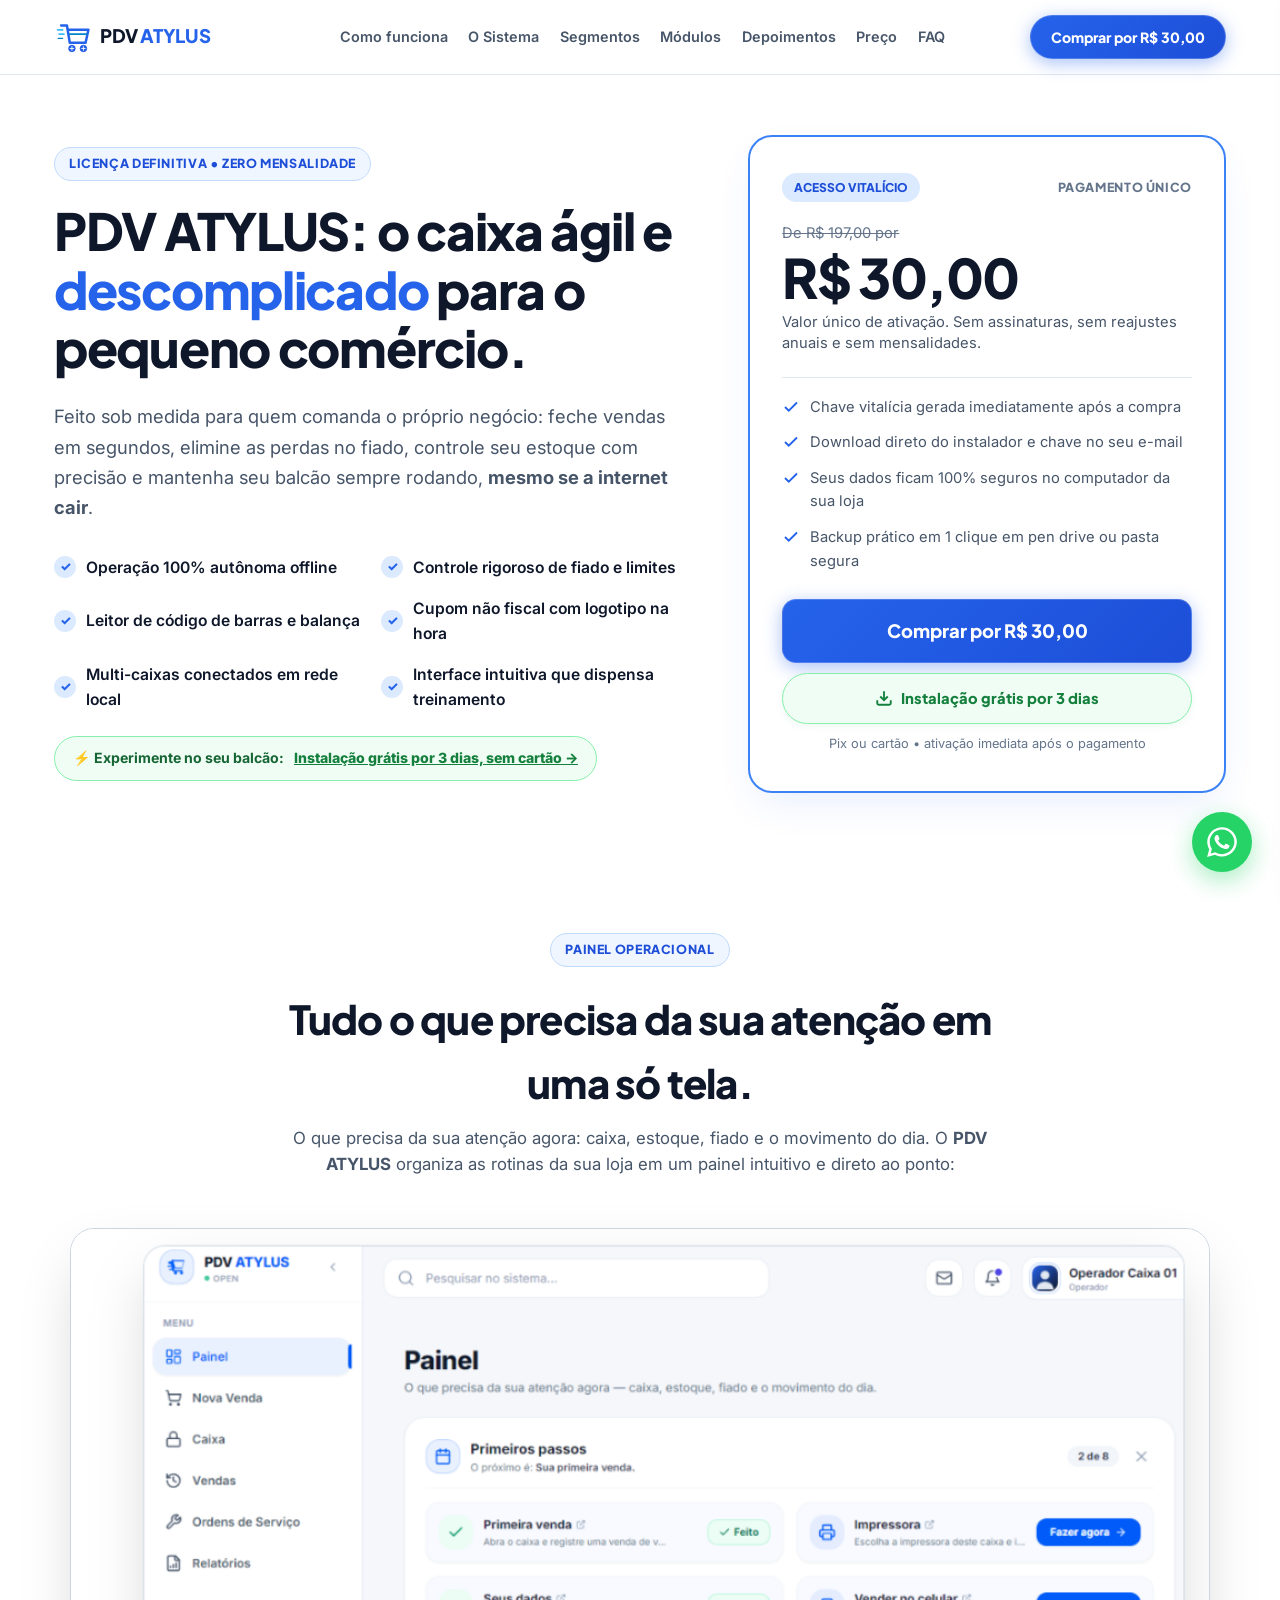
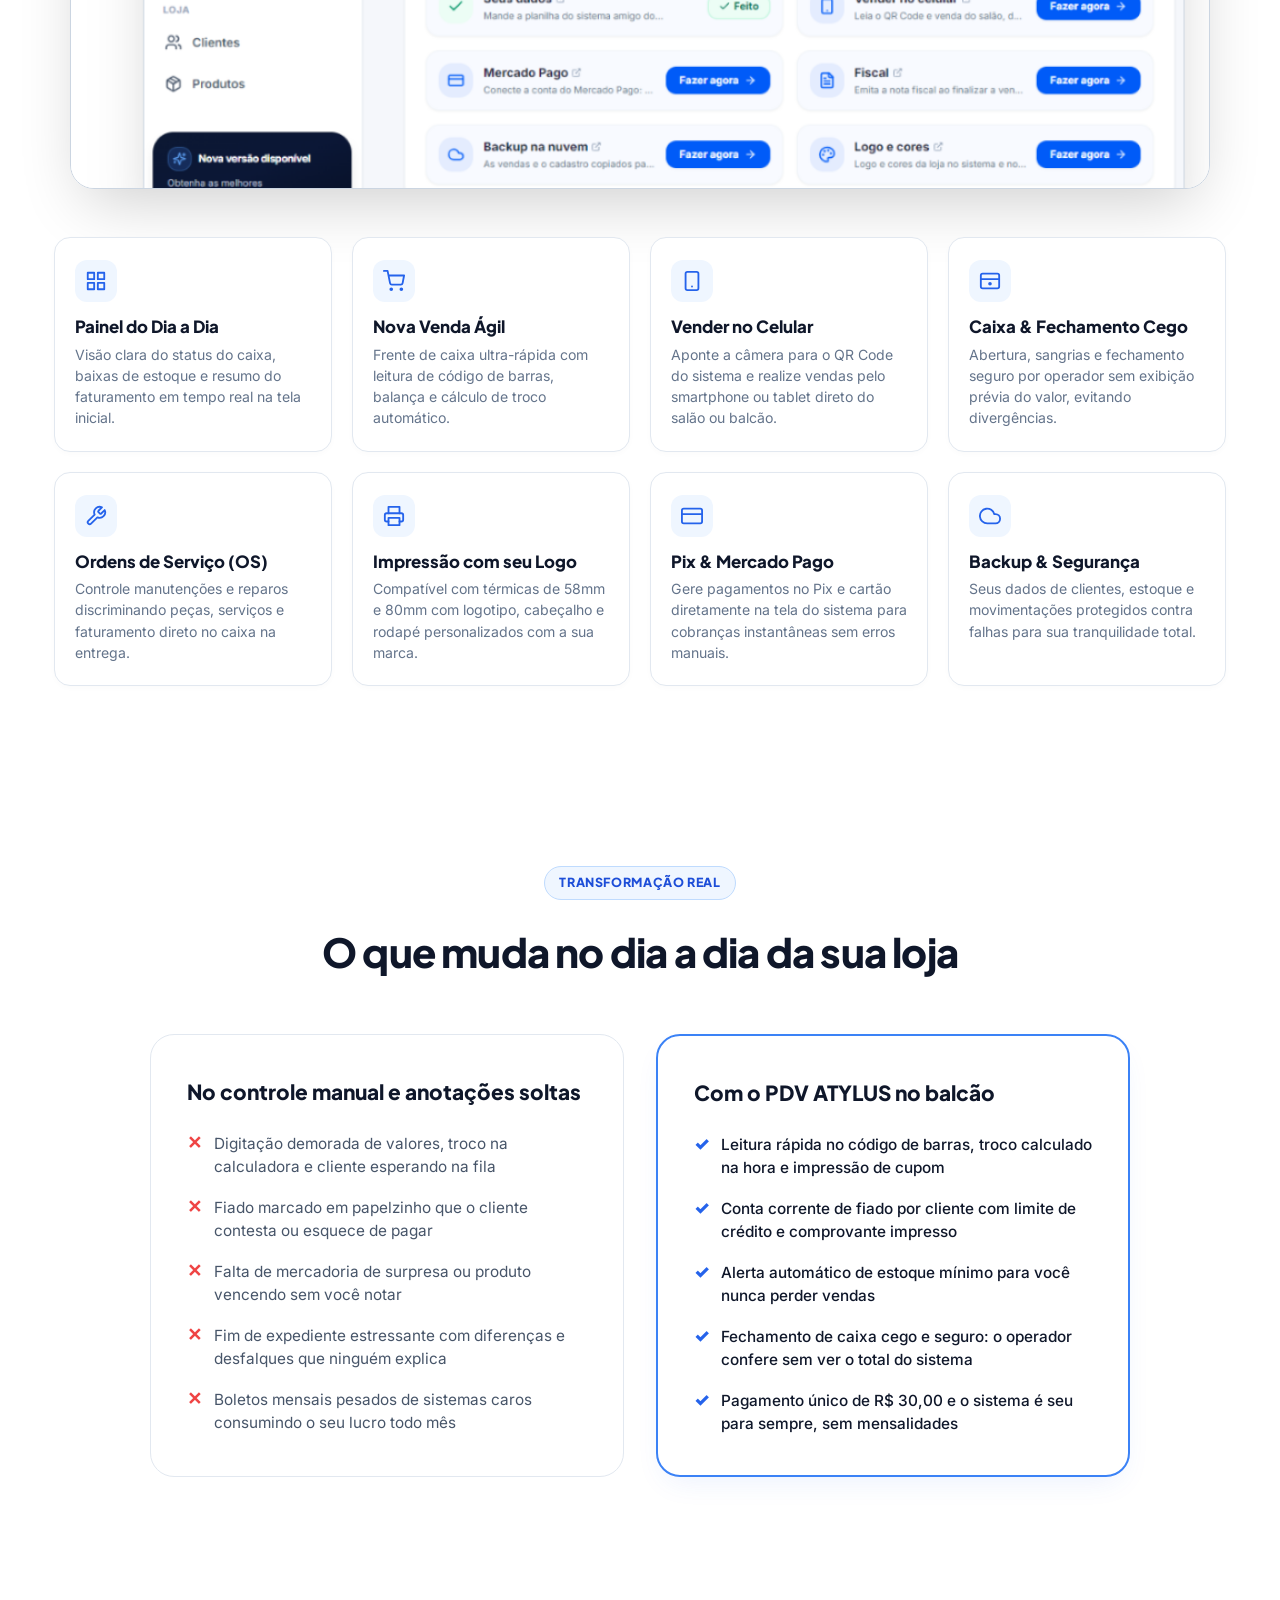
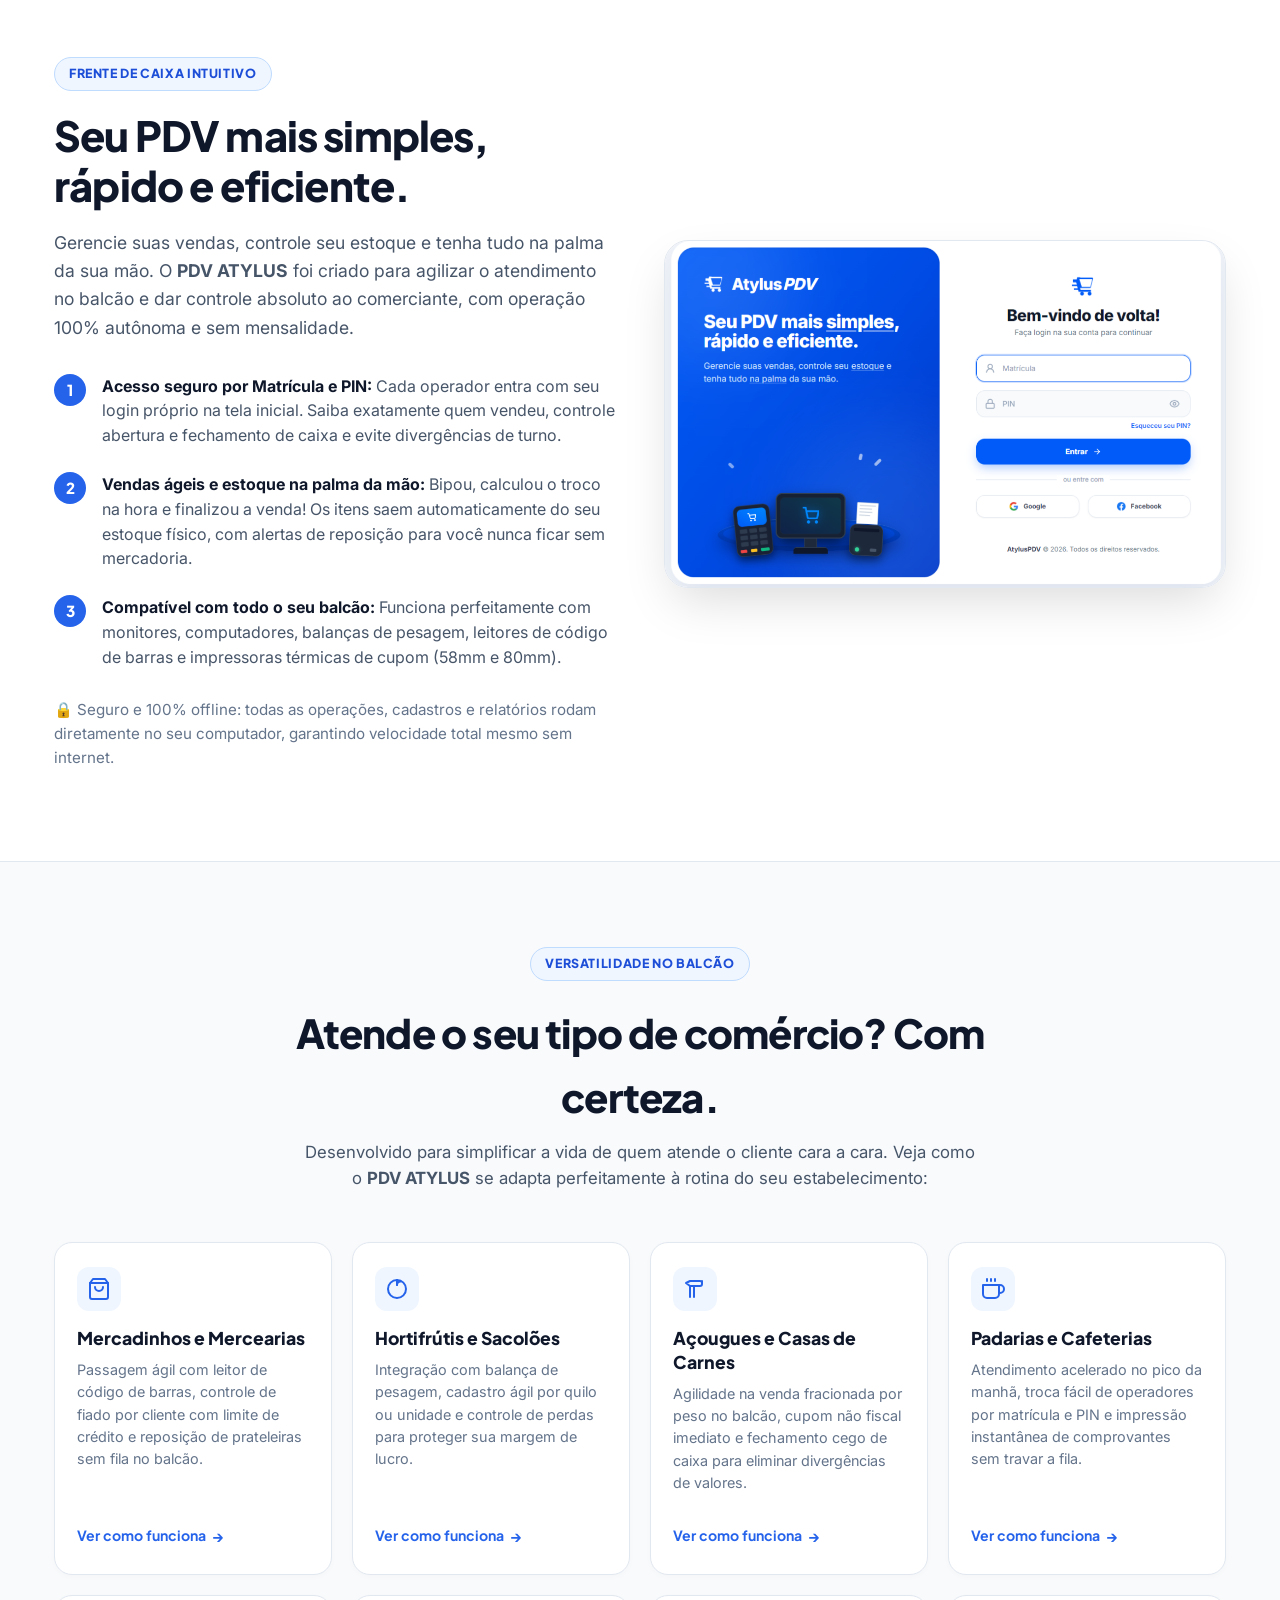
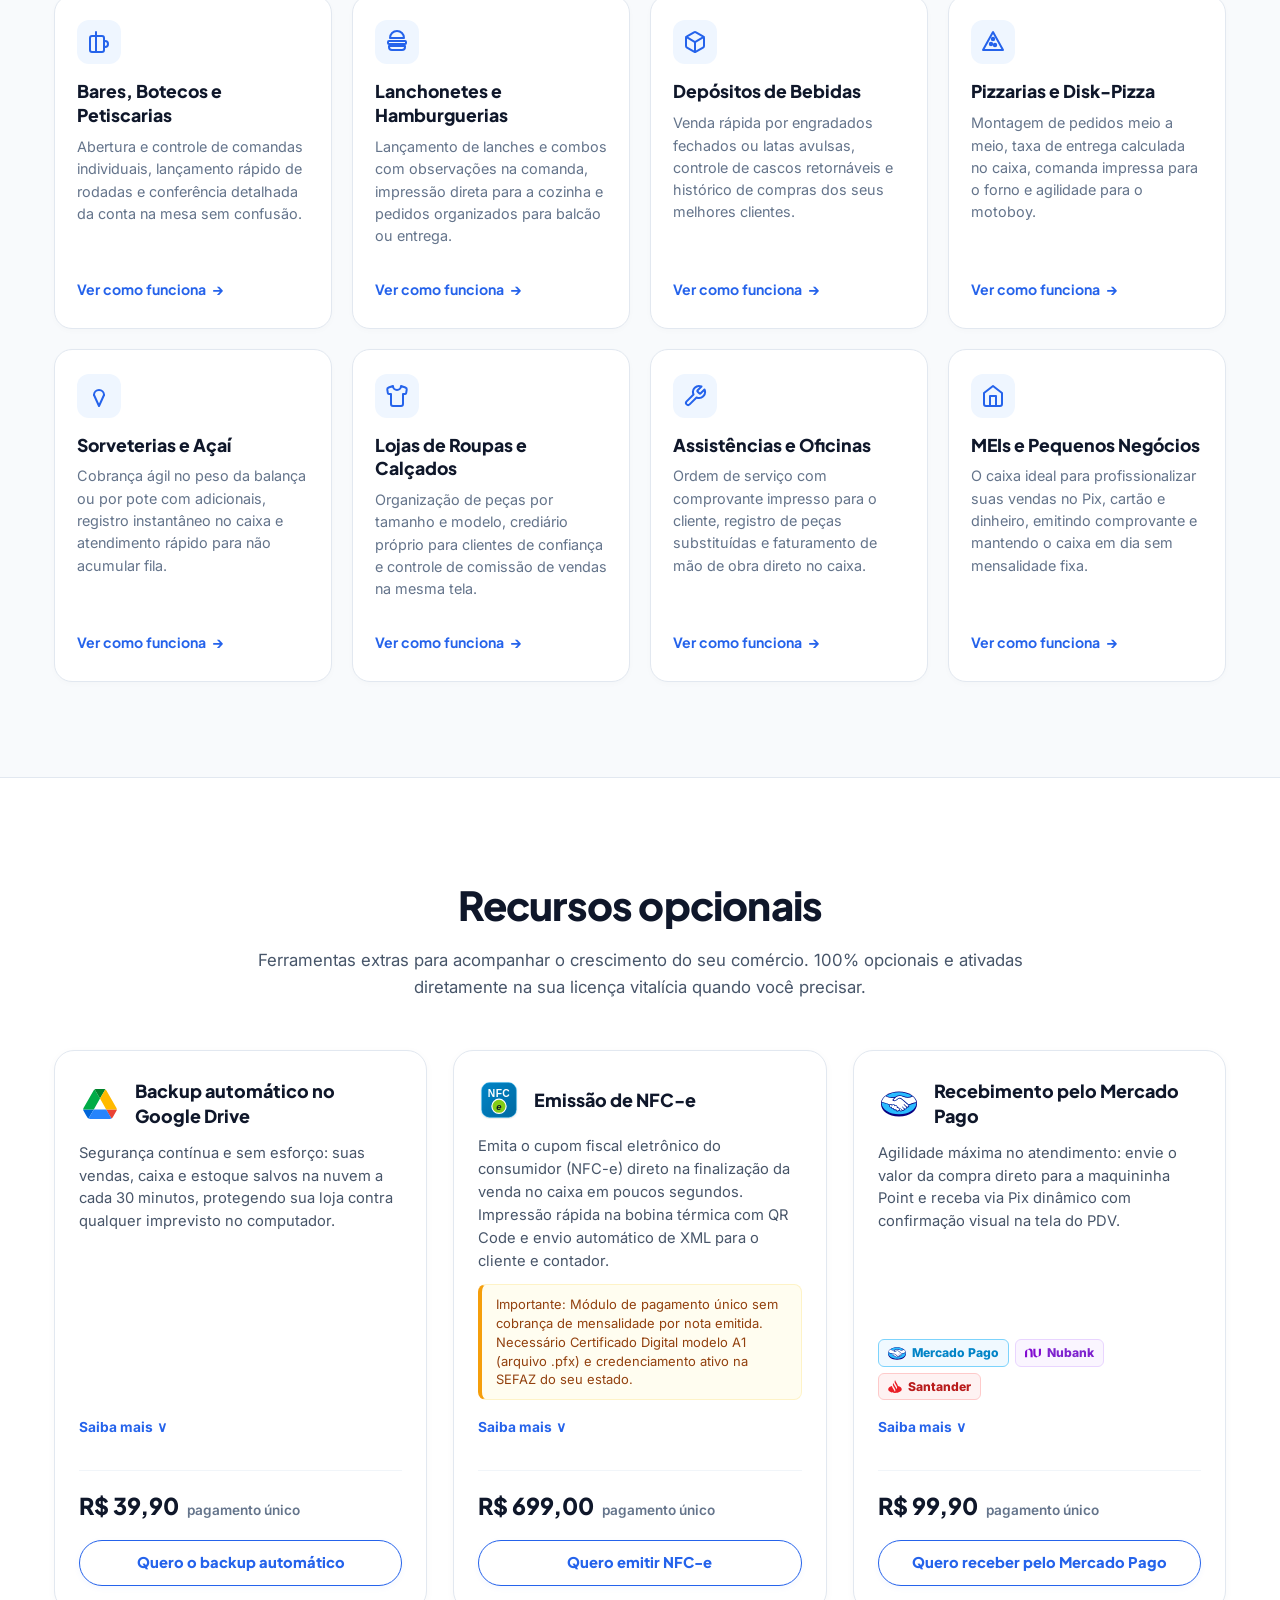
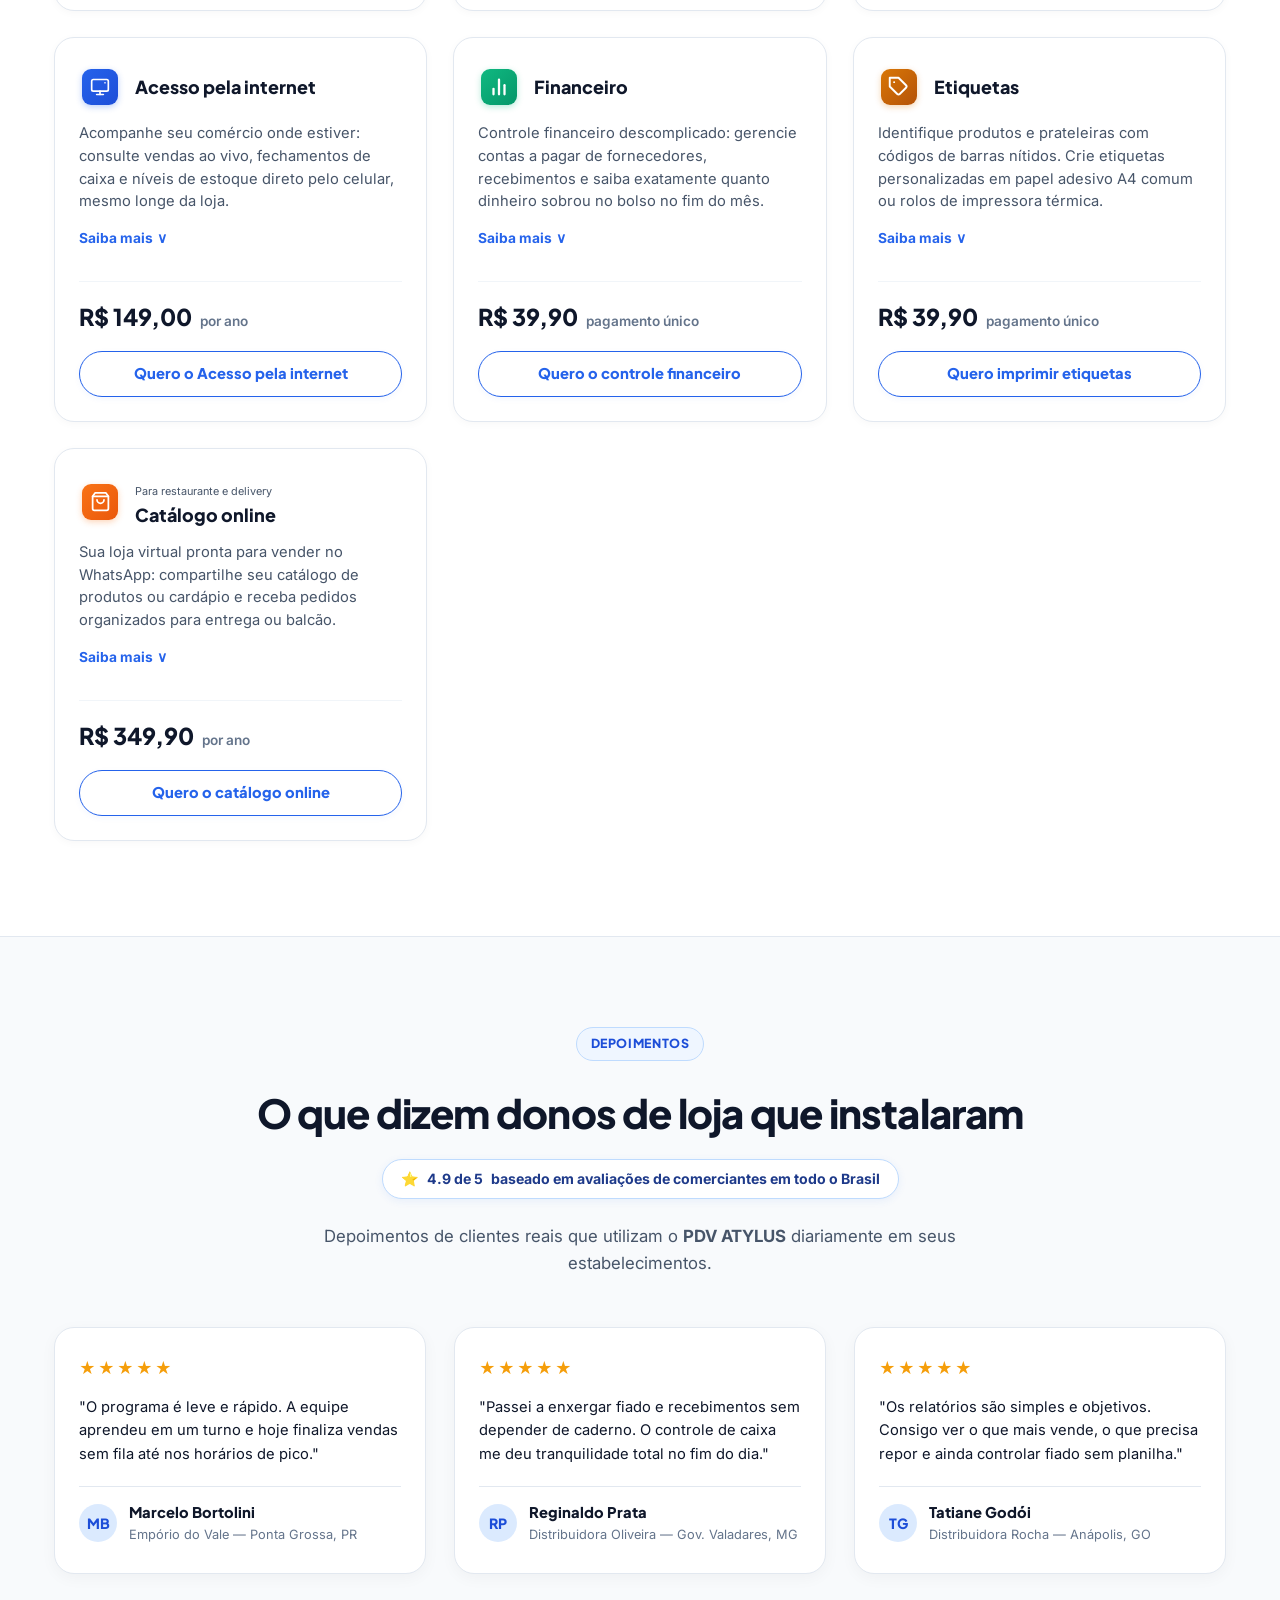
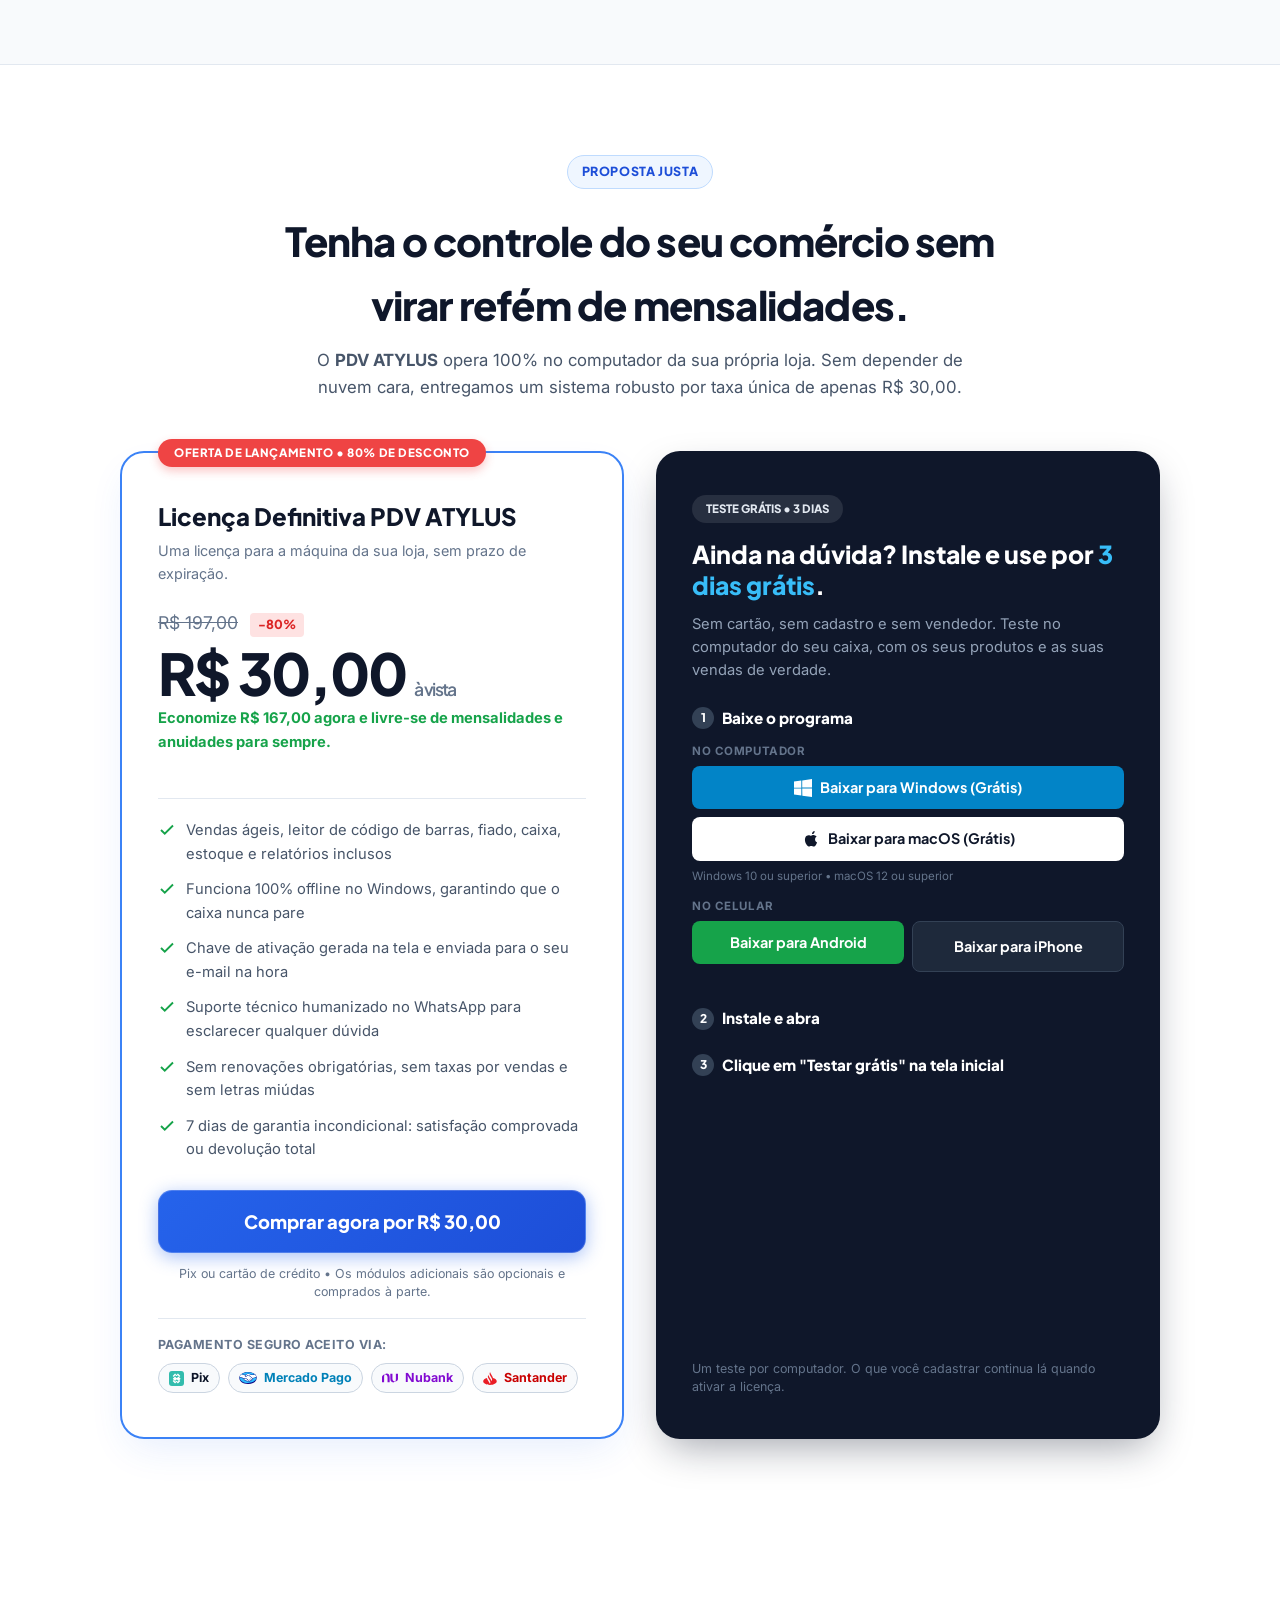
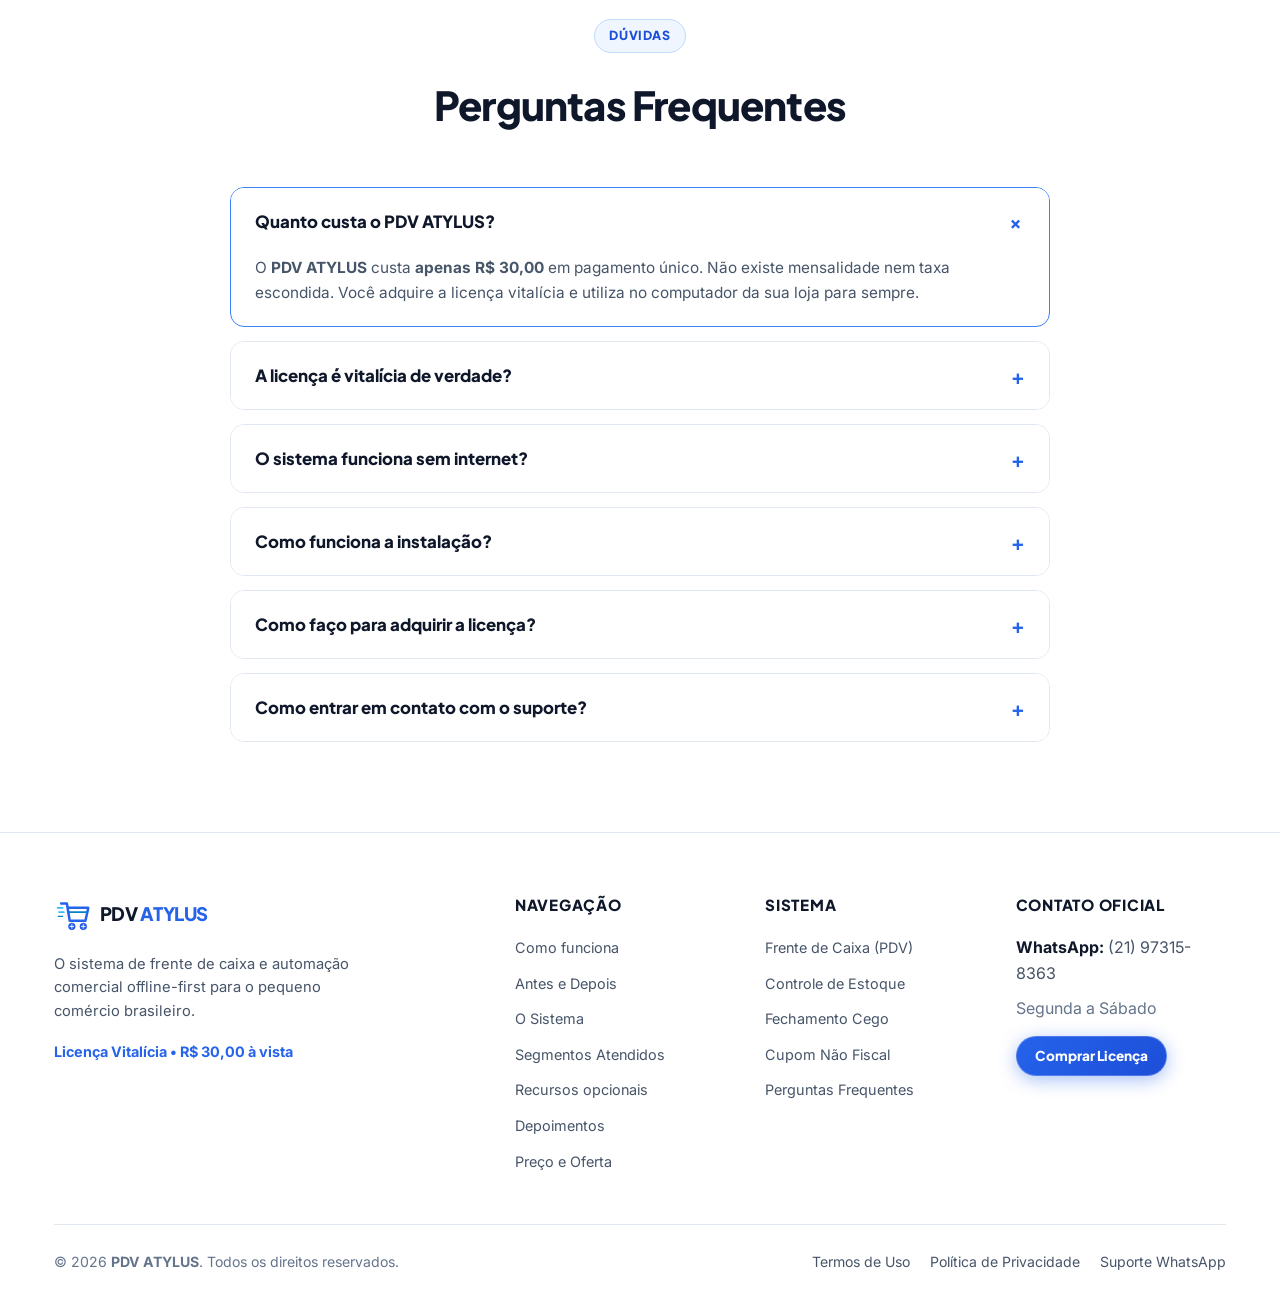
<file: index.html>
<!DOCTYPE html>
<html lang="pt-BR">
<head>
  <meta charset="UTF-8">
  <meta name="viewport" content="width=device-width, initial-scale=1.0">
  <title>PDV ATYLUS — O Sistema de Caixa Completo do Pequeno Comércio</title>
  
  <!-- SEO & Meta Tags -->
  <meta name="description" content="PDV ATYLUS: O sistema de frente de caixa (PDV) completo para pequenos comércios. Controla vendas, caixa, estoque, clientes e fiados, instalado no computador da loja e rodando 100% offline. Licença vitalícia de R$ 30,00 sem mensalidades.">
  <meta name="keywords" content="PDV ATYLUS, sistema pdv, frente de caixa, automação comercial, controle de estoque, fiado, sem mensalidade, cupom impresso, leitor de código de barras">
  <meta name="author" content="PDV ATYLUS">
  <meta name="robots" content="index, follow">

  <!-- Open Graph (Logo oficial no link do site para WhatsApp e Redes Sociais) -->
  <meta property="og:type" content="website">
  <meta property="og:title" content="PDV ATYLUS — O Sistema de Caixa Completo do Pequeno Comércio">
  <meta property="og:description" content="Controle vendas, caixa, estoque e fiado. Licença Vitalícia por apenas R$ 30,00 à vista, sem mensalidade!">
  <meta property="og:image" content="assets/images/atylus-logo.png">
  <meta property="og:image:width" content="512">
  <meta property="og:image:height" content="512">

  <!-- Favicon e Ícone do Link / Navegador -->
  <link rel="icon" type="image/png" href="assets/images/atylus-logo.png">
  <link rel="shortcut icon" href="assets/images/atylus-logo.png">
  <link rel="apple-touch-icon" href="assets/images/atylus-logo.png">

  <!-- Stylesheets -->
  <link rel="stylesheet" href="css/style.css">
  <link rel="stylesheet" href="css/responsive.css">
</head>
<body>

  <!-- ==========================================================================
       HEADER & NAVIGATION (WITH FREE 3-DAY TRIAL INSTALLATION)
       ========================================================================== -->
  <header class="site-header" id="siteHeader">
    <div class="container nav-container">
      <!-- Official Brand Logo with Blue 'A' Squircle Icon -->
      <a href="#inicio" class="brand-logo-link" aria-label="PDV ATYLUS Início">
        <svg class="brand-logo-svg" width="210" height="46" viewBox="0 0 280 60" fill="none" xmlns="http://www.w3.org/2000/svg" role="img" aria-label="PDV ATYLUS Logo Oficial">
          <g class="animated-cart-group" transform="translate(6, 8)">
            <line class="cart-trail-1" x1="-1" y1="12" x2="6" y2="12" stroke="#38BDF8" stroke-width="2.6" stroke-linecap="round"/>
            <line class="cart-trail-2" x1="1" y1="18" x2="8" y2="18" stroke="#38BDF8" stroke-width="2.2" stroke-linecap="round"/>
            <line class="cart-trail-3" x1="0" y1="24" x2="6" y2="24" stroke="#0284C7" stroke-width="1.8" stroke-linecap="round"/>
            <path d="M4 6H12L16 30H38L42 12H15" stroke="#2563EB" stroke-width="3.5" stroke-linecap="round" stroke-linejoin="round"/>
            <path d="M16 18H40" stroke="#0284C7" stroke-width="2.5" stroke-linecap="round"/>
            <g class="cart-wheel-1">
              <circle cx="19" cy="38" r="4.6" fill="#2563EB"/>
              <circle cx="19" cy="38" r="4.6" fill="none" stroke="#1D4ED8" stroke-width="1"/>
              <line x1="16.5" y1="38" x2="21.5" y2="38" stroke="#ffffff" stroke-width="1.2" stroke-linecap="round"/>
              <line x1="19" y1="35.5" x2="19" y2="40.5" stroke="#ffffff" stroke-width="1.2" stroke-linecap="round"/>
            </g>
            <g class="cart-wheel-2">
              <circle cx="35" cy="38" r="4.6" fill="#2563EB"/>
              <circle cx="35" cy="38" r="4.6" fill="none" stroke="#1D4ED8" stroke-width="1"/>
              <line x1="32.5" y1="38" x2="37.5" y2="38" stroke="#ffffff" stroke-width="1.2" stroke-linecap="round"/>
              <line x1="35" y1="35.5" x2="35" y2="40.5" stroke="#ffffff" stroke-width="1.2" stroke-linecap="round"/>
            </g>
          </g>
          <text x="64" y="38" fill="#0F172A" font-family="'Plus Jakarta Sans', 'Inter', -apple-system, sans-serif" font-weight="900" font-size="26" letter-spacing="-0.5">
            PDV <tspan fill="#2563EB">ATYLUS</tspan>
          </text>
        </svg>
      </a>

      <!-- Desktop Navigation Menu -->
      <nav class="nav-links" aria-label="Navegação Principal">
        <a href="#como-funciona" class="nav-link">Como funciona</a>
        <a href="#sistema" class="nav-link">O Sistema</a>
        <a href="#segmentos" class="nav-link">Segmentos</a>
        <a href="#modulos" class="nav-link">Módulos</a>
        <a href="#depoimentos" class="nav-link">Depoimentos</a>
        <a href="#oferta" class="nav-link">Preço</a>
        <a href="#faq" class="nav-link">FAQ</a>
      </nav>

      <!-- Right Header Actions -->
      <div class="nav-actions">
        <!-- Purchase Button -->
        <a href="checkout.html" 
           class="btn-blue-header">
          <span class="btn-text-desktop">Comprar por R$ 30,00</span>
          <span class="btn-text-mobile">Comprar • R$ 30</span>
        </a>

        <!-- Mobile Menu Toggle Button -->
        <button class="mobile-menu-toggle" aria-label="Abrir menu mobile" aria-expanded="false">
          <svg width="28" height="28" viewBox="0 0 24 24" fill="none" stroke="currentColor" stroke-width="2.5">
            <line x1="3" y1="12" x2="21" y2="12"></line>
            <line x1="3" y1="6" x2="21" y2="6"></line>
            <line x1="3" y1="18" x2="21" y2="18"></line>
          </svg>
        </button>
      </div>
    </div>
  </header>

  <!-- Mobile Drawer Menu -->
  <div class="mobile-overlay" aria-hidden="true"></div>
  <aside class="mobile-nav-drawer" aria-label="Menu Mobile">
    <div class="mobile-drawer-header">
      <svg class="brand-logo-svg" width="180" height="40" viewBox="0 0 280 60" fill="none" xmlns="http://www.w3.org/2000/svg" role="img" aria-label="PDV ATYLUS Logo">
        <g class="animated-cart-group" transform="translate(6, 8)">
          <line class="cart-trail-1" x1="-1" y1="12" x2="6" y2="12" stroke="#38BDF8" stroke-width="2.6" stroke-linecap="round"/>
          <line class="cart-trail-2" x1="1" y1="18" x2="8" y2="18" stroke="#38BDF8" stroke-width="2.2" stroke-linecap="round"/>
          <line class="cart-trail-3" x1="0" y1="24" x2="6" y2="24" stroke="#0284C7" stroke-width="1.8" stroke-linecap="round"/>
          <path d="M4 6H12L16 30H38L42 12H15" stroke="#2563EB" stroke-width="3.5" stroke-linecap="round" stroke-linejoin="round"/>
          <path d="M16 18H40" stroke="#0284C7" stroke-width="2.5" stroke-linecap="round"/>
          <g class="cart-wheel-1">
            <circle cx="19" cy="38" r="4.6" fill="#2563EB"/>
            <circle cx="19" cy="38" r="4.6" fill="none" stroke="#1D4ED8" stroke-width="1"/>
            <line x1="16.5" y1="38" x2="21.5" y2="38" stroke="#ffffff" stroke-width="1.2" stroke-linecap="round"/>
            <line x1="19" y1="35.5" x2="19" y2="40.5" stroke="#ffffff" stroke-width="1.2" stroke-linecap="round"/>
          </g>
          <g class="cart-wheel-2">
            <circle cx="35" cy="38" r="4.6" fill="#2563EB"/>
            <circle cx="35" cy="38" r="4.6" fill="none" stroke="#1D4ED8" stroke-width="1"/>
            <line x1="32.5" y1="38" x2="37.5" y2="38" stroke="#ffffff" stroke-width="1.2" stroke-linecap="round"/>
            <line x1="35" y1="35.5" x2="35" y2="40.5" stroke="#ffffff" stroke-width="1.2" stroke-linecap="round"/>
          </g>
        </g>
        <text x="64" y="38" fill="#0F172A" font-family="'Plus Jakarta Sans', 'Inter', -apple-system, sans-serif" font-weight="900" font-size="26" letter-spacing="-0.5">
          PDV <tspan fill="#2563EB">ATYLUS</tspan>
        </text>
      </svg>
      <button class="mobile-drawer-close" aria-label="Fechar menu">✕</button>
    </div>
    <nav class="mobile-drawer-links">
      <a href="#como-funciona">Como funciona</a>
      <a href="#recursos">Antes & Depois</a>
      <a href="#sistema">O Sistema</a>
      <a href="#segmentos">Segmentos</a>
      <a href="#modulos">Módulos</a>
      <a href="#depoimentos">Depoimentos</a>
      <a href="#oferta">Preço</a>
      <a href="#faq">FAQ</a>
    </nav>
    <div class="mobile-drawer-cta">
      <!-- Free 3-Day Trial Mobile -->
      <a href="#oferta" class="btn-trial-header" style="width: 100%; justify-content: center; margin-bottom: 10px;">
        <svg width="17" height="17" viewBox="0 0 24 24" fill="none" stroke="currentColor" stroke-width="2.5" stroke-linecap="round" stroke-linejoin="round">
          <path d="M21 15v4a2 2 0 0 1-2 2H5a2 2 0 0 1-2-2v-4"></path>
          <polyline points="7 10 12 15 17 10"></polyline>
          <line x1="12" y1="15" x2="12" y2="3"></line>
        </svg>
        <span>Instalação grátis (3 dias)</span>
      </a>

      <a href="checkout.html" 
         class="btn-blue-buy">
        Comprar por R$ 30,00
      </a>
      <a href="https://wa.me/5521973158363?text=Ol%C3%A1%21%20Gostaria%20de%20falar%20com%20o%20atendimento%20do%20PDV%20ATYLUS." 
         class="btn-blue-outline" 
         target="_blank"
         rel="noopener noreferrer">
        Falar com Contato / Suporte
      </a>
    </div>
  </aside>

  <!-- ==========================================================================
       1. HERO SECTION
       ========================================================================== -->
  <section class="hero-section" id="inicio">
    <div class="container">
      <div class="hero-grid">
        <!-- Hero Left Column -->
        <div class="hero-left-content">
          <span class="pill-badge">LICENÇA DEFINITIVA • ZERO MENSALIDADE</span>
          
          <h1 class="hero-main-title">
            PDV ATYLUS: o caixa ágil e <span class="blue-span">descomplicado</span> para o pequeno comércio.
          </h1>

          <p class="hero-description">
            Feito sob medida para quem comanda o próprio negócio: feche vendas em segundos, elimine as perdas no fiado, controle seu estoque com precisão e mantenha seu balcão sempre rodando, <strong>mesmo se a internet cair</strong>.
          </p>

          <div class="hero-checklist-grid">
            <div class="hero-check-item">
              <span class="check-circle">✓</span>
              <span>Operação 100% autônoma offline</span>
            </div>
            <div class="hero-check-item">
              <span class="check-circle">✓</span>
              <span>Controle rigoroso de fiado e limites</span>
            </div>
            <div class="hero-check-item">
              <span class="check-circle">✓</span>
              <span>Leitor de código de barras e balança</span>
            </div>
            <div class="hero-check-item">
              <span class="check-circle">✓</span>
              <span>Cupom não fiscal com logotipo na hora</span>
            </div>
            <div class="hero-check-item">
              <span class="check-circle">✓</span>
              <span>Multi-caixas conectados em rede local</span>
            </div>
            <div class="hero-check-item">
              <span class="check-circle">✓</span>
              <span>Interface intuitiva que dispensa treinamento</span>
            </div>
          </div>

          <div style="margin-top: 24px; display: inline-flex; align-items: center; gap: 10px; background: #f0fdf4; border: 1.5px solid #86efac; padding: 10px 18px; border-radius: var(--radius-full); font-size: 0.88rem; color: #166534; font-weight: 700;">
            <span>⚡ Experimente no seu balcão:</span>
            <a href="#oferta" style="color: #15803d; text-decoration: underline; font-weight: 800;">Instalação grátis por 3 dias, sem cartão →</a>
          </div>
        </div>

        <!-- Hero Right Column (Pricing Card with Blue Border) -->
        <div class="hero-right-card-wrap">
          <div class="hero-pricing-card">
            <div class="hero-card-header">
              <span class="pill-card-tag">ACESSO VITALÍCIO</span>
              <span class="compra-unica-text">PAGAMENTO ÚNICO</span>
            </div>

            <div class="hero-price-wrap">
              <div class="hero-price-old">De R$ 197,00 por</div>
              <div class="hero-price-big">R$ 30,00</div>
              <div class="hero-price-sub">Valor único de ativação. Sem assinaturas, sem reajustes anuais e sem mensalidades.</div>
            </div>

            <div class="hero-card-checklist">
              <div class="hero-card-check">
                <svg viewBox="0 0 24 24" fill="none" stroke="currentColor" stroke-width="2.5"><polyline points="20 6 9 17 4 12"></polyline></svg>
                <span>Chave vitalícia gerada imediatamente após a compra</span>
              </div>
              <div class="hero-card-check">
                <svg viewBox="0 0 24 24" fill="none" stroke="currentColor" stroke-width="2.5"><polyline points="20 6 9 17 4 12"></polyline></svg>
                <span>Download direto do instalador e chave no seu e-mail</span>
              </div>
              <div class="hero-card-check">
                <svg viewBox="0 0 24 24" fill="none" stroke="currentColor" stroke-width="2.5"><polyline points="20 6 9 17 4 12"></polyline></svg>
                <span>Seus dados ficam 100% seguros no computador da sua loja</span>
              </div>
              <div class="hero-card-check">
                <svg viewBox="0 0 24 24" fill="none" stroke="currentColor" stroke-width="2.5"><polyline points="20 6 9 17 4 12"></polyline></svg>
                <span>Backup prático em 1 clique em pen drive ou pasta segura</span>
              </div>
            </div>

            <div class="hero-btn-wrap">
              <a href="checkout.html" 
                 class="btn-blue-buy">
                Comprar por R$ 30,00
              </a>
              <a href="#oferta" class="btn-trial-sub-button">
                <svg width="18" height="18" viewBox="0 0 24 24" fill="none" stroke="currentColor" stroke-width="2.5"><path d="M21 15v4a2 2 0 0 1-2 2H5a2 2 0 0 1-2-2v-4"></path><polyline points="7 10 12 15 17 10"></polyline><line x1="12" y1="15" x2="12" y2="3"></line></svg>
                <span>Instalação grátis por 3 dias</span>
              </a>
              <span class="hero-card-footer-note">Pix ou cartão • ativação imediata após o pagamento</span>
            </div>
          </div>
        </div>
      </div>
    </div>
  </section>

  <!-- ==========================================================================
       2. DASHBOARD MOCKUP SHOWCASE & PAINEL DO SISTEMA
       ========================================================================== -->
  <section class="dashboard-preview-section" id="como-funciona">
    <div class="container">
      <div class="section-centered-header">
        <span class="pill-badge">PAINEL OPERACIONAL</span>
        <h2 class="title-large">Tudo o que precisa da sua atenção <span class="blue-span">em uma só tela</span>.</h2>
        <p style="color: var(--text-body); font-size: 1.05rem; margin-top: 10px; max-width: 720px; margin-left: auto; margin-right: auto;">
          O que precisa da sua atenção agora: caixa, estoque, fiado e o movimento do dia. O <strong>PDV ATYLUS</strong> organiza as rotinas da sua loja em um painel intuitivo e direto ao ponto:
        </p>
      </div>

      <div class="dashboard-mockup-frame">
        <img src="assets/images/dashboard-panel.png" alt="Painel do Sistema PDV ATYLUS em Operação">
      </div>

      <!-- 8 Recursos Reais do Painel do App -->
      <div class="dashboard-features-grid">
        <!-- 1. Painel do Dia -->
        <div class="dash-feat-card">
          <div class="dash-feat-icon-box">
            <svg width="22" height="22" viewBox="0 0 24 24" fill="none" stroke="currentColor" stroke-width="2" stroke-linecap="round" stroke-linejoin="round"><rect x="3" y="3" width="7" height="7"/><rect x="14" y="3" width="7" height="7"/><rect x="14" y="14" width="7" height="7"/><rect x="3" y="14" width="7" height="7"/></svg>
          </div>
          <h4>Painel do Dia a Dia</h4>
          <p>Visão clara do status do caixa, baixas de estoque e resumo do faturamento em tempo real na tela inicial.</p>
        </div>

        <!-- 2. Nova Venda -->
        <div class="dash-feat-card">
          <div class="dash-feat-icon-box">
            <svg width="22" height="22" viewBox="0 0 24 24" fill="none" stroke="currentColor" stroke-width="2" stroke-linecap="round" stroke-linejoin="round"><circle cx="9" cy="21" r="1"/><circle cx="20" cy="21" r="1"/><path d="M1 1h4l2.68 13.39a2 2 0 0 0 2 1.61h9.72a2 2 0 0 0 2-1.61L23 6H6"/></svg>
          </div>
          <h4>Nova Venda Ágil</h4>
          <p>Frente de caixa ultra-rápida com leitura de código de barras, balança e cálculo de troco automático.</p>
        </div>

        <!-- 3. Vender no Celular -->
        <div class="dash-feat-card">
          <div class="dash-feat-icon-box">
            <svg width="22" height="22" viewBox="0 0 24 24" fill="none" stroke="currentColor" stroke-width="2" stroke-linecap="round" stroke-linejoin="round"><rect x="5" y="2" width="14" height="20" rx="2" ry="2"/><line x1="12" y1="18" x2="12.01" y2="18"/></svg>
          </div>
          <h4>Vender no Celular</h4>
          <p>Aponte a câmera para o QR Code do sistema e realize vendas pelo smartphone ou tablet direto do salão ou balcão.</p>
        </div>

        <!-- 4. Fechamento de Caixa -->
        <div class="dash-feat-card">
          <div class="dash-feat-icon-box">
            <svg width="22" height="22" viewBox="0 0 24 24" fill="none" stroke="currentColor" stroke-width="2" stroke-linecap="round" stroke-linejoin="round"><rect x="2" y="4" width="20" height="16" rx="2"/><line x1="2" y1="10" x2="22" y2="10"/><circle cx="12" cy="15" r="1"/></svg>
          </div>
          <h4>Caixa & Fechamento Cego</h4>
          <p>Abertura, sangrias e fechamento seguro por operador sem exibição prévia do valor, evitando divergências.</p>
        </div>

        <!-- 5. Ordens de Serviço -->
        <div class="dash-feat-card">
          <div class="dash-feat-icon-box">
            <svg width="22" height="22" viewBox="0 0 24 24" fill="none" stroke="currentColor" stroke-width="2" stroke-linecap="round" stroke-linejoin="round"><path d="M14.7 6.3a1 1 0 0 0 0 1.4l1.6 1.6a1 1 0 0 0 1.4 0l3.77-3.77a6 6 0 0 1-7.94 7.94l-6.91 6.91a2.12 2.12 0 0 1-3-3l6.91-6.91a6 6 0 0 1 7.94-7.94l-3.76 3.76z"/></svg>
          </div>
          <h4>Ordens de Serviço (OS)</h4>
          <p>Controle manutenções e reparos discriminando peças, serviços e faturamento direto no caixa na entrega.</p>
        </div>

        <!-- 6. Impressora & Logo -->
        <div class="dash-feat-card">
          <div class="dash-feat-icon-box">
            <svg width="22" height="22" viewBox="0 0 24 24" fill="none" stroke="currentColor" stroke-width="2" stroke-linecap="round" stroke-linejoin="round"><polyline points="6 9 6 2 18 2 18 9"/><path d="M6 18H4a2 2 0 0 1-2-2v-5a2 2 0 0 1 2-2h16a2 2 0 0 1 2 2v5a2 2 0 0 1-2 2h-2"/><rect x="6" y="14" width="12" height="8"/></svg>
          </div>
          <h4>Impressão com seu Logo</h4>
          <p>Compatível com térmicas de 58mm e 80mm com logotipo, cabeçalho e rodapé personalizados com a sua marca.</p>
        </div>

        <!-- 7. Mercado Pago -->
        <div class="dash-feat-card">
          <div class="dash-feat-icon-box">
            <svg width="22" height="22" viewBox="0 0 24 24" fill="none" stroke="currentColor" stroke-width="2" stroke-linecap="round" stroke-linejoin="round"><rect x="1" y="4" width="22" height="16" rx="2" ry="2"/><line x1="1" y1="10" x2="23" y2="10"/></svg>
          </div>
          <h4>Pix & Mercado Pago</h4>
          <p>Gere pagamentos no Pix e cartão diretamente na tela do sistema para cobranças instantâneas sem erros manuais.</p>
        </div>

        <!-- 8. Backup Seguro -->
        <div class="dash-feat-card">
          <div class="dash-feat-icon-box">
            <svg width="22" height="22" viewBox="0 0 24 24" fill="none" stroke="currentColor" stroke-width="2" stroke-linecap="round" stroke-linejoin="round"><path d="M18 10h-1.26A8 8 0 1 0 9 20h9a5 5 0 0 0 0-10z"/></svg>
          </div>
          <h4>Backup & Segurança</h4>
          <p>Seus dados de clientes, estoque e movimentações protegidos contra falhas para sua tranquilidade total.</p>
        </div>
      </div>
    </div>
  </section>

  <!-- ==========================================================================
       3. ANTES E DEPOIS
       ========================================================================== -->
  <section class="before-after-section" id="recursos">
    <div class="container">
      <div class="section-centered-header">
        <span class="pill-badge">TRANSFORMAÇÃO REAL</span>
        <h2 class="title-large">O que muda no dia a dia da sua loja</h2>
      </div>

      <div class="before-after-grid">
        <!-- Left: No controle manual e anotações soltas -->
        <div class="before-card">
          <h3>No controle manual e anotações soltas</h3>
          <div class="before-list">
            <div class="before-list-item">
              <span class="icon-red-cross">✕</span>
              <span>Digitação demorada de valores, troco na calculadora e cliente esperando na fila</span>
            </div>
            <div class="before-list-item">
              <span class="icon-red-cross">✕</span>
              <span>Fiado marcado em papelzinho que o cliente contesta ou esquece de pagar</span>
            </div>
            <div class="before-list-item">
              <span class="icon-red-cross">✕</span>
              <span>Falta de mercadoria de surpresa ou produto vencendo sem você notar</span>
            </div>
            <div class="before-list-item">
              <span class="icon-red-cross">✕</span>
              <span>Fim de expediente estressante com diferenças e desfalques que ninguém explica</span>
            </div>
            <div class="before-list-item">
              <span class="icon-red-cross">✕</span>
              <span>Boletos mensais pesados de sistemas caros consumindo o seu lucro todo mês</span>
            </div>
          </div>
        </div>

        <!-- Right: Com o PDV ATYLUS no seu balcão -->
        <div class="after-card">
          <h3>Com o PDV ATYLUS no balcão</h3>
          <div class="after-list">
            <div class="after-list-item">
              <span class="icon-blue-check">✓</span>
              <span>Leitura rápida no código de barras, troco calculado na hora e impressão de cupom</span>
            </div>
            <div class="after-list-item">
              <span class="icon-blue-check">✓</span>
              <span>Conta corrente de fiado por cliente com limite de crédito e comprovante impresso</span>
            </div>
            <div class="after-list-item">
              <span class="icon-blue-check">✓</span>
              <span>Alerta automático de estoque mínimo para você nunca perder vendas</span>
            </div>
            <div class="after-list-item">
              <span class="icon-blue-check">✓</span>
              <span>Fechamento de caixa cego e seguro: o operador confere sem ver o total do sistema</span>
            </div>
            <div class="after-list-item">
              <span class="icon-blue-check">✓</span>
              <span>Pagamento único de R$ 30,00 e o sistema é seu para sempre, sem mensalidades</span>
            </div>
          </div>
        </div>
      </div>
    </div>
  </section>

  <!-- ==========================================================================
       4. O SISTEMA PDV ATYLUS
       ========================================================================== -->
  <section class="migration-section" id="sistema">
    <span id="migracao" style="display: block; position: relative; top: -80px; visibility: hidden;"></span>
    <div class="container">
      <div class="migration-grid">
        <div class="migration-content">
          <span class="pill-badge">FRENTE DE CAIXA INTUITIVO</span>
          <h2>Seu PDV mais <span class="blue-span">simples, rápido e eficiente</span>.</h2>
          <p class="migration-lead">
            Gerencie suas vendas, controle seu estoque e tenha tudo na palma da sua mão. O <strong>PDV ATYLUS</strong> foi criado para agilizar o atendimento no balcão e dar controle absoluto ao comerciante, com operação 100% autônoma e sem mensalidade.
          </p>

          <div class="migration-steps">
            <div class="migration-step">
              <span class="step-number">1</span>
              <div class="step-text">
                <strong>Acesso seguro por Matrícula e PIN:</strong> Cada operador entra com seu login próprio na tela inicial. Saiba exatamente quem vendeu, controle abertura e fechamento de caixa e evite divergências de turno.
              </div>
            </div>

            <div class="migration-step">
              <span class="step-number">2</span>
              <div class="step-text">
                <strong>Vendas ágeis e estoque na palma da mão:</strong> Bipou, calculou o troco na hora e finalizou a venda! Os itens saem automaticamente do seu estoque físico, com alertas de reposição para você nunca ficar sem mercadoria.
              </div>
            </div>

            <div class="migration-step">
              <span class="step-number">3</span>
              <div class="step-text">
                <strong>Compatível com todo o seu balcão:</strong> Funciona perfeitamente com monitores, computadores, balanças de pesagem, leitores de código de barras e impressoras térmicas de cupom (58mm e 80mm).
              </div>
            </div>
          </div>

          <p class="migration-footer-note">
            🔒 Seguro e 100% offline: todas as operações, cadastros e relatórios rodam diretamente no seu computador, garantindo velocidade total mesmo sem internet.
          </p>
        </div>

        <div class="migration-image-wrap">
          <img src="assets/images/atylus-pdv-login.png" alt="Tela de Login e Operação do PDV ATYLUS — Seu PDV mais simples, rápido e eficiente" style="width: 100%; height: auto; display: block;">
        </div>
      </div>
    </div>
  </section>

  <!-- ==========================================================================
       5. SEGMENTOS ATENDIDOS (SERVE PARA O SEU COMÉRCIO)
       ========================================================================== -->
  <section class="segments-section" id="segmentos">
    <div class="container">
      <div class="section-centered-header">
        <span class="pill-badge">VERSATILIDADE NO BALCÃO</span>
        <h2 class="title-large">Atende o seu tipo de comércio? <span class="blue-span">Com certeza.</span></h2>
        <p style="color: var(--text-body); font-size: 1.05rem; margin-top: 10px; max-width: 680px; margin-left: auto; margin-right: auto;">
          Desenvolvido para simplificar a vida de quem atende o cliente cara a cara. Veja como o <strong>PDV ATYLUS</strong> se adapta perfeitamente à rotina do seu estabelecimento:
        </p>
      </div>

      <div class="segments-grid">
        <!-- 1. Mercadinhos e Mercearias -->
        <div class="segment-card">
          <div class="segment-icon-box">
            <svg width="24" height="24" viewBox="0 0 24 24" fill="none" stroke="currentColor" stroke-width="2" stroke-linecap="round" stroke-linejoin="round"><path d="M6 2L3 6v14a2 2 0 0 0 2 2h14a2 2 0 0 0 2-2V6l-3-4z"/><line x1="3" y1="6" x2="21" y2="6"/><path d="M16 10a4 4 0 0 1-8 0"/></svg>
          </div>
          <h3>Mercadinhos e Mercearias</h3>
          <p>Passagem ágil com leitor de código de barras, controle de fiado por cliente com limite de crédito e reposição de prateleiras sem fila no balcão.</p>
          
          <div class="segment-action-wrap">
            <button type="button" class="segment-btn-toggle" onclick="toggleSegmentDrawer(this, event)">
              Ver como funciona <span class="arrow-icon">→</span>
            </button>
          </div>

          <div class="segment-info-drawer">
            <div class="segment-workflow-title">⚡ Como opera no balcão:</div>
            <div class="segment-steps-list">
              <div class="segment-step-item">
                <span class="segment-step-badge">1</span>
                <span><strong>Venda instantânea:</strong> Bipe o código de barras ou busque o item pelo nome para lançar no cupom em menos de 1 segundo.</span>
              </div>
              <div class="segment-step-item">
                <span class="segment-step-badge">2</span>
                <span><strong>Controle de fiado:</strong> Selecione o cliente na hora, consulte o saldo devedor e imprima o comprovante de débito para ele assinar.</span>
              </div>
              <div class="segment-step-item">
                <span class="segment-step-badge">3</span>
                <span><strong>Fechamento cego:</strong> O operador fecha o caixa informando o valor em dinheiro e comprovantes sem ver o total do sistema.</span>
              </div>
            </div>
            <div class="segment-hardware-badge">
              <strong>🔌 Equipamentos recomendados:</strong> Leitor de código de barras USB + Impressora térmica (58mm/80mm) + Gaveta de dinheiro.
            </div>
            <a href="#oferta" class="segment-cta-btn">Instalar e testar no meu caixa →</a>
          </div>
        </div>

        <!-- 2. Hortifrútis e Sacolões -->
        <div class="segment-card">
          <div class="segment-icon-box">
            <svg width="24" height="24" viewBox="0 0 24 24" fill="none" stroke="currentColor" stroke-width="2" stroke-linecap="round" stroke-linejoin="round"><circle cx="12" cy="12" r="9"/><path d="M12 3v5"/><path d="M12 8a3.5 3.5 0 0 1 3.5-3.5"/></svg>
          </div>
          <h3>Hortifrútis e Sacolões</h3>
          <p>Integração com balança de pesagem, cadastro ágil por quilo ou unidade e controle de perdas para proteger sua margem de lucro.</p>
          
          <div class="segment-action-wrap">
            <button type="button" class="segment-btn-toggle" onclick="toggleSegmentDrawer(this, event)">
              Ver como funciona <span class="arrow-icon">→</span>
            </button>
          </div>

          <div class="segment-info-drawer">
            <div class="segment-workflow-title">⚡ Como opera no balcão:</div>
            <div class="segment-steps-list">
              <div class="segment-step-item">
                <span class="segment-step-badge">1</span>
                <span><strong>Pesagem direta:</strong> Coloque a fruta ou legume na balança conectada e o peso é transferido automaticamente para o PDV.</span>
              </div>
              <div class="segment-step-item">
                <span class="segment-step-badge">2</span>
                <span><strong>Itens por unidade:</strong> Lance maços de cheiro-verde, melancias e bandejas com atalhos de 1 clique na tela.</span>
              </div>
              <div class="segment-step-item">
                <span class="segment-step-badge">3</span>
                <span><strong>Controle de perdas:</strong> Registre descartes e quebras de mercadoria para saber a margem real de lucro no fim do mês.</span>
              </div>
            </div>
            <div class="segment-hardware-badge">
              <strong>🔌 Equipamentos recomendados:</strong> Balança de pesagem computadora (Toledo, Filizola, Elgin) + Impressora térmica.
            </div>
            <a href="#oferta" class="segment-cta-btn">Instalar e testar no meu caixa →</a>
          </div>
        </div>

        <!-- 3. Açougues e Casas de Carnes -->
        <div class="segment-card">
          <div class="segment-icon-box">
            <svg width="24" height="24" viewBox="0 0 24 24" fill="none" stroke="currentColor" stroke-width="2" stroke-linecap="round" stroke-linejoin="round"><path d="M19 4v3a2 2 0 0 1-2 2H7L3 6l4-2h10a2 2 0 0 1 2 2z"/><line x1="7" y1="9" x2="7" y2="20"/><line x1="11" y1="9" x2="11" y2="20"/></svg>
          </div>
          <h3>Açougues e Casas de Carnes</h3>
          <p>Agilidade na venda fracionada por peso no balcão, cupom não fiscal imediato e fechamento cego de caixa para eliminar divergências de valores.</p>
          
          <div class="segment-action-wrap">
            <button type="button" class="segment-btn-toggle" onclick="toggleSegmentDrawer(this, event)">
              Ver como funciona <span class="arrow-icon">→</span>
            </button>
          </div>

          <div class="segment-info-drawer">
            <div class="segment-workflow-title">⚡ Como opera no balcão:</div>
            <div class="segment-steps-list">
              <div class="segment-step-item">
                <span class="segment-step-badge">1</span>
                <span><strong>Cortes pesados:</strong> Venda por peso direto no caixa ou leia etiquetas emitidas pela balança etiquetadora do balcão.</span>
              </div>
              <div class="segment-step-item">
                <span class="segment-step-badge">2</span>
                <span><strong>Cupom detalhado:</strong> Imprima comprovante discriminando o tipo de corte, peso em kg, preço unitário e valor final.</span>
              </div>
              <div class="segment-step-item">
                <span class="segment-step-badge">3</span>
                <span><strong>Sangrias seguras:</strong> Registre retiradas de notas altas da gaveta durante o dia com recibo impresso de sangria.</span>
              </div>
            </div>
            <div class="segment-hardware-badge">
              <strong>🔌 Equipamentos recomendados:</strong> Balança de balcão ou leitor de etiquetas + Impressora térmica + Gaveta automática.
            </div>
            <a href="#oferta" class="segment-cta-btn">Instalar e testar no meu caixa →</a>
          </div>
        </div>

        <!-- 4. Padarias e Cafeterias -->
        <div class="segment-card">
          <div class="segment-icon-box">
            <svg width="24" height="24" viewBox="0 0 24 24" fill="none" stroke="currentColor" stroke-width="2" stroke-linecap="round" stroke-linejoin="round"><path d="M18 8h1a4 4 0 0 1 0 8h-1"/><path d="M2 8h16v9a4 4 0 0 1-4 4H6a4 4 0 0 1-4-4V8z"/><line x1="6" y1="2" x2="6" y2="4"/><line x1="10" y1="2" x2="10" y2="4"/><line x1="14" y1="2" x2="14" y2="4"/></svg>
          </div>
          <h3>Padarias e Cafeterias</h3>
          <p>Atendimento acelerado no pico da manhã, troca fácil de operadores por matrícula e PIN e impressão instantânea de comprovantes sem travar a fila.</p>
          
          <div class="segment-action-wrap">
            <button type="button" class="segment-btn-toggle" onclick="toggleSegmentDrawer(this, event)">
              Ver como funciona <span class="arrow-icon">→</span>
            </button>
          </div>

          <div class="segment-info-drawer">
            <div class="segment-workflow-title">⚡ Como opera no balcão:</div>
            <div class="segment-steps-list">
              <div class="segment-step-item">
                <span class="segment-step-badge">1</span>
                <span><strong>Pico da manhã:</strong> Fila de café e pão francês zerada em segundos com atalhos visuais na tela para os itens mais pedidos.</span>
              </div>
              <div class="segment-step-item">
                <span class="segment-step-badge">2</span>
                <span><strong>Troca de turnos:</strong> Atendentes alternam o login com Matrícula e PIN em 2 segundos sem interromper o atendimento.</span>
              </div>
              <div class="segment-step-item">
                <span class="segment-step-badge">3</span>
                <span><strong>Comandas rápidas:</strong> Lance o consumo de balcão ou mesas e finalize a conta com impressão instantânea do comprovante.</span>
              </div>
            </div>
            <div class="segment-hardware-badge">
              <strong>🔌 Equipamentos recomendados:</strong> Computador ou monitor touch/teclado rápido + Impressora térmica de bobina.
            </div>
            <a href="#oferta" class="segment-cta-btn">Instalar e testar no meu caixa →</a>
          </div>
        </div>

        <!-- 5. Bares, Botecos e Petiscarias -->
        <div class="segment-card">
          <div class="segment-icon-box">
            <svg width="24" height="24" viewBox="0 0 24 24" fill="none" stroke="currentColor" stroke-width="2" stroke-linecap="round" stroke-linejoin="round"><path d="M17 11h1a3 3 0 0 1 0 6h-1"/><path d="M9 2v20"/><path d="M5 6h10a2 2 0 0 1 2 2v12a2 2 0 0 1-2 2H5a2 2 0 0 1-2-2V8a2 2 0 0 1 2-2z"/></svg>
          </div>
          <h3>Bares, Botecos e Petiscarias</h3>
          <p>Abertura e controle de comandas individuais, lançamento rápido de rodadas e conferência detalhada da conta na mesa sem confusão.</p>
          
          <div class="segment-action-wrap">
            <button type="button" class="segment-btn-toggle" onclick="toggleSegmentDrawer(this, event)">
              Ver como funciona <span class="arrow-icon">→</span>
            </button>
          </div>

          <div class="segment-info-drawer">
            <div class="segment-workflow-title">⚡ Como opera no balcão:</div>
            <div class="segment-steps-list">
              <div class="segment-step-item">
                <span class="segment-step-badge">1</span>
                <span><strong>Controle de comandas:</strong> Abra comandas por número de cartão ou mesa, adicionando bebidas e petiscos ao longo da noite.</span>
              </div>
              <div class="segment-step-item">
                <span class="segment-step-badge">2</span>
                <span><strong>Pré-conta impressa:</strong> Imprima a pré-conta detalhada para o cliente conferir o consumo na mesa sem dúvidas ou atritos.</span>
              </div>
              <div class="segment-step-item">
                <span class="segment-step-badge">3</span>
                <span><strong>Divisão de conta:</strong> Receba parte no Pix, parte no cartão e dinheiro, liberando a comanda imediatamente.</span>
              </div>
            </div>
            <div class="segment-hardware-badge">
              <strong>🔌 Equipamentos recomendados:</strong> Impressora térmica de fechamento + Impressora de copa/bar (opcional).
            </div>
            <a href="#oferta" class="segment-cta-btn">Instalar e testar no meu caixa →</a>
          </div>
        </div>

        <!-- 6. Lanchonetes e Hamburguerias -->
        <div class="segment-card">
          <div class="segment-icon-box">
            <svg width="24" height="24" viewBox="0 0 24 24" fill="none" stroke="currentColor" stroke-width="2" stroke-linecap="round" stroke-linejoin="round"><rect x="3" y="11" width="18" height="3" rx="1"/><path d="M5 8a7 7 0 0 1 14 0H5z"/><path d="M4 17a3 3 0 0 0 3 3h10a3 3 0 0 0 3-3v-1H4v1z"/></svg>
          </div>
          <h3>Lanchonetes e Hamburguerias</h3>
          <p>Lançamento de lanches e combos com observações na comanda, impressão direta para a cozinha e pedidos organizados para balcão ou entrega.</p>
          
          <div class="segment-action-wrap">
            <button type="button" class="segment-btn-toggle" onclick="toggleSegmentDrawer(this, event)">
              Ver como funciona <span class="arrow-icon">→</span>
            </button>
          </div>

          <div class="segment-info-drawer">
            <div class="segment-workflow-title">⚡ Como opera no balcão:</div>
            <div class="segment-steps-list">
              <div class="segment-step-item">
                <span class="segment-step-badge">1</span>
                <span><strong>Lanches com observações:</strong> Lance combos com adicionais e notas específicas ("sem cebola", "ponto da carne", "bacon extra").</span>
              </div>
              <div class="segment-step-item">
                <span class="segment-step-badge">2</span>
                <span><strong>Impressão na cozinha:</strong> A comanda sai impressa na chapa/cozinha para a equipe preparar enquanto o cliente paga no caixa.</span>
              </div>
              <div class="segment-step-item">
                <span class="segment-step-badge">3</span>
                <span><strong>Organização de pedidos:</strong> Controle pedidos para viagem, consumo no balcão ou entrega com motoboy organizados por número.</span>
              </div>
            </div>
            <div class="segment-hardware-badge">
              <strong>🔌 Equipamentos recomendados:</strong> Impressora de atendimento no caixa + Impressora térmica na chapa/cozinha.
            </div>
            <a href="#oferta" class="segment-cta-btn">Instalar e testar no meu caixa →</a>
          </div>
        </div>

        <!-- 7. Depósitos de Bebidas e Distribuidoras -->
        <div class="segment-card">
          <div class="segment-icon-box">
            <svg width="24" height="24" viewBox="0 0 24 24" fill="none" stroke="currentColor" stroke-width="2" stroke-linecap="round" stroke-linejoin="round"><path d="M21 16V8a2 2 0 0 0-1-1.73l-7-4a2 2 0 0 0-2 0l-7 4A2 2 0 0 0 3 8v8a2 2 0 0 0 1 1.73l7 4a2 2 0 0 0 2 0l7-4A2 2 0 0 0 21 16z"/><polyline points="3.27 6.96 12 12.01 20.73 6.96"/><line x1="12" y1="22.08" x2="12" y2="12"/></svg>
          </div>
          <h3>Depósitos de Bebidas</h3>
          <p>Venda rápida por engradados fechados ou latas avulsas, controle de cascos retornáveis e histórico de compras dos seus melhores clientes.</p>
          
          <div class="segment-action-wrap">
            <button type="button" class="segment-btn-toggle" onclick="toggleSegmentDrawer(this, event)">
              Ver como funciona <span class="arrow-icon">→</span>
            </button>
          </div>

          <div class="segment-info-drawer">
            <div class="segment-workflow-title">⚡ Como opera no balcão:</div>
            <div class="segment-steps-list">
              <div class="segment-step-item">
                <span class="segment-step-badge">1</span>
                <span><strong>Fardo ou unidade:</strong> Venda caixas fechadas ou unidades avulsas com preços dinâmicos pelo mesmo cadastro.</span>
              </div>
              <div class="segment-step-item">
                <span class="segment-step-badge">2</span>
                <span><strong>Cascos e vasilhames:</strong> Registre devoluções de garrafas retornáveis sem furos no estoque físico.</span>
              </div>
              <div class="segment-step-item">
                <span class="segment-step-badge">3</span>
                <span><strong>Grandes clientes:</strong> Histórico de pedidos dos fregueses de grande volume com emissão de canhoto de entrega.</span>
              </div>
            </div>
            <div class="segment-hardware-badge">
              <strong>🔌 Equipamentos recomendados:</strong> Leitor de código de barras USB de longo alcance + Impressora térmica de comprovantes.
            </div>
            <a href="#oferta" class="segment-cta-btn">Instalar e testar no meu caixa →</a>
          </div>
        </div>

        <!-- 8. Pizzarias e Disk-Pizza -->
        <div class="segment-card">
          <div class="segment-icon-box">
            <svg width="24" height="24" viewBox="0 0 24 24" fill="none" stroke="currentColor" stroke-width="2" stroke-linecap="round" stroke-linejoin="round"><path d="M12 2L2 20h20L12 2z"/><circle cx="10" cy="14" r="1.2" fill="currentColor"/><circle cx="14" cy="15" r="1.2" fill="currentColor"/><circle cx="12" cy="9" r="1.2" fill="currentColor"/></svg>
          </div>
          <h3>Pizzarias e Disk-Pizza</h3>
          <p>Montagem de pedidos meio a meio, taxa de entrega calculada no caixa, comanda impressa para o forno e agilidade para o motoboy.</p>
          
          <div class="segment-action-wrap">
            <button type="button" class="segment-btn-toggle" onclick="toggleSegmentDrawer(this, event)">
              Ver como funciona <span class="arrow-icon">→</span>
            </button>
          </div>

          <div class="segment-info-drawer">
            <div class="segment-workflow-title">⚡ Como opera no balcão:</div>
            <div class="segment-steps-list">
              <div class="segment-step-item">
                <span class="segment-step-badge">1</span>
                <span><strong>Sabores meio a meio:</strong> Monte pizzas com 2 ou mais sabores com cobrança automática pela média ou maior valor.</span>
              </div>
              <div class="segment-step-item">
                <span class="segment-step-badge">2</span>
                <span><strong>Comanda do forno:</strong> O pedido sai impresso no forno com tamanho, sabores e borda recheada para o pizzaiolo.</span>
              </div>
              <div class="segment-step-item">
                <span class="segment-step-badge">3</span>
                <span><strong>Taxa de entrega:</strong> Adicione a taxa por bairro, endereço do cliente impresso e controle de acerto com o motoboy.</span>
              </div>
            </div>
            <div class="segment-hardware-badge">
              <strong>🔌 Equipamentos recomendados:</strong> Impressora de atendimento no caixa + Impressora térmica no forno de pizza.
            </div>
            <a href="#oferta" class="segment-cta-btn">Instalar e testar no meu caixa →</a>
          </div>
        </div>

        <!-- 9. Sorveterias, Açaí e Docerias -->
        <div class="segment-card">
          <div class="segment-icon-box">
            <svg width="24" height="24" viewBox="0 0 24 24" fill="none" stroke="currentColor" stroke-width="2" stroke-linecap="round" stroke-linejoin="round"><path d="M7 11l5 11 5-11"/><path d="M17 11A5 5 0 0 0 7 11"/></svg>
          </div>
          <h3>Sorveterias e Açaí</h3>
          <p>Cobrança ágil no peso da balança ou por pote com adicionais, registro instantâneo no caixa e atendimento rápido para não acumular fila.</p>
          
          <div class="segment-action-wrap">
            <button type="button" class="segment-btn-toggle" onclick="toggleSegmentDrawer(this, event)">
              Ver como funciona <span class="arrow-icon">→</span>
            </button>
          </div>

          <div class="segment-info-drawer">
            <div class="segment-workflow-title">⚡ Como opera no balcão:</div>
            <div class="segment-steps-list">
              <div class="segment-step-item">
                <span class="segment-step-badge">1</span>
                <span><strong>Pesagem self-service:</strong> Pese a taça ou pote com desconto automático da tara da embalagem direto no caixa.</span>
              </div>
              <div class="segment-step-item">
                <span class="segment-step-badge">2</span>
                <span><strong>Adicionais em 1 clique:</strong> Lance frutas extras, caldas e guloseimas em botões de atalho rápido na tela.</span>
              </div>
              <div class="segment-step-item">
                <span class="segment-step-badge">3</span>
                <span><strong>Fila rápida no calor:</strong> Pagamento e impressão de comprovante em segundos para manter o balcão sempre fluido.</span>
              </div>
            </div>
            <div class="segment-hardware-badge">
              <strong>🔌 Equipamentos recomendados:</strong> Balança de pesagem integrada ao computador + Impressora térmica de cupom.
            </div>
            <a href="#oferta" class="segment-cta-btn">Instalar e testar no meu caixa →</a>
          </div>
        </div>

        <!-- 10. Lojas de Roupas, Calçados e Bazares -->
        <div class="segment-card">
          <div class="segment-icon-box">
            <svg width="24" height="24" viewBox="0 0 24 24" fill="none" stroke="currentColor" stroke-width="2" stroke-linecap="round" stroke-linejoin="round"><path d="M20.38 3.46L16 2a4 4 0 0 1-8 0L3.62 3.46a2 2 0 0 0-1.34 2.23l.58 3.47a1 1 0 0 0 .99.84H6v10a2 2 0 0 0 2 2h8a2 2 0 0 0 2-2V10h2.15a1 1 0 0 0 .99-.84l.58-3.47a2 2 0 0 0-1.34-2.23z"/></svg>
          </div>
          <h3>Lojas de Roupas e Calçados</h3>
          <p>Organização de peças por tamanho e modelo, crediário próprio para clientes de confiança e controle de comissão de vendas na mesma tela.</p>
          
          <div class="segment-action-wrap">
            <button type="button" class="segment-btn-toggle" onclick="toggleSegmentDrawer(this, event)">
              Ver como funciona <span class="arrow-icon">→</span>
            </button>
          </div>

          <div class="segment-info-drawer">
            <div class="segment-workflow-title">⚡ Como opera no balcão:</div>
            <div class="segment-steps-list">
              <div class="segment-step-item">
                <span class="segment-step-badge">1</span>
                <span><strong>Grade de produtos:</strong> Controle tamanhos (P, M, G, GG / numeração) e cores em um único cadastro inteligente.</span>
              </div>
              <div class="segment-step-item">
                <span class="segment-step-badge">2</span>
                <span><strong>Crediário próprio:</strong> Emita carnês com parcelas para fregueses habituais e registre pagamentos parciais no caixa.</span>
              </div>
              <div class="segment-step-item">
                <span class="segment-step-badge">3</span>
                <span><strong>Comissão de vendedores:</strong> Associe o vendedor responsável pela venda para relatórios automáticos de comissão.</span>
              </div>
            </div>
            <div class="segment-hardware-badge">
              <strong>🔌 Equipamentos recomendados:</strong> Leitor de código de barras USB + Impressora de cupom e carnês.
            </div>
            <a href="#oferta" class="segment-cta-btn">Instalar e testar no meu caixa →</a>
          </div>
        </div>

        <!-- 11. Assistências Técnicas e Oficinas -->
        <div class="segment-card">
          <div class="segment-icon-box">
            <svg width="24" height="24" viewBox="0 0 24 24" fill="none" stroke="currentColor" stroke-width="2" stroke-linecap="round" stroke-linejoin="round"><path d="M14.7 6.3a1 1 0 0 0 0 1.4l1.6 1.6a1 1 0 0 0 1.4 0l3.77-3.77a6 6 0 0 1-7.94 7.94l-6.91 6.91a2.12 2.12 0 0 1-3-3l6.91-6.91a6 6 0 0 1 7.94-7.94l-3.76 3.76z"/></svg>
          </div>
          <h3>Assistências e Oficinas</h3>
          <p>Ordem de serviço com comprovante impresso para o cliente, registro de peças substituídas e faturamento de mão de obra direto no caixa.</p>
          
          <div class="segment-action-wrap">
            <button type="button" class="segment-btn-toggle" onclick="toggleSegmentDrawer(this, event)">
              Ver como funciona <span class="arrow-icon">→</span>
            </button>
          </div>

          <div class="segment-info-drawer">
            <div class="segment-workflow-title">⚡ Como opera no balcão:</div>
            <div class="segment-steps-list">
              <div class="segment-step-item">
                <span class="segment-step-badge">1</span>
                <span><strong>Abertura de OS:</strong> Cadastre o aparelho/veículo, problema relatado, fotos/obs e imprima a via do cliente na entrada.</span>
              </div>
              <div class="segment-step-item">
                <span class="segment-step-badge">2</span>
                <span><strong>Peças e mão de obra:</strong> Lance as peças retiradas do estoque e o valor da mão de obra executada pelo técnico.</span>
              </div>
              <div class="segment-step-item">
                <span class="segment-step-badge">3</span>
                <span><strong>Faturamento no caixa:</strong> Entregue o conserto recebendo no dinheiro, Pix ou cartão em até 12x com recibo de garantia.</span>
              </div>
            </div>
            <div class="segment-hardware-badge">
              <strong>🔌 Equipamentos recomendados:</strong> Computador ou notebook Windows + Impressora térmica ou impressora A4.
            </div>
            <a href="#oferta" class="segment-cta-btn">Instalar e testar no meu caixa →</a>
          </div>
        </div>

        <!-- 12. MEIs, Quiosques e Autônomos -->
        <div class="segment-card">
          <div class="segment-icon-box">
            <svg width="24" height="24" viewBox="0 0 24 24" fill="none" stroke="currentColor" stroke-width="2" stroke-linecap="round" stroke-linejoin="round"><path d="M3 9l9-7 9 7v11a2 2 0 0 1-2 2H5a2 2 0 0 1-2-2z"/><polyline points="9 22 9 12 15 12 15 22"/></svg>
          </div>
          <h3>MEIs e Pequenos Negócios</h3>
          <p>O caixa ideal para profissionalizar suas vendas no Pix, cartão e dinheiro, emitindo comprovante e mantendo o caixa em dia sem mensalidade fixa.</p>
          
          <div class="segment-action-wrap">
            <button type="button" class="segment-btn-toggle" onclick="toggleSegmentDrawer(this, event)">
              Ver como funciona <span class="arrow-icon">→</span>
            </button>
          </div>

          <div class="segment-info-drawer">
            <div class="segment-workflow-title">⚡ Como opera no balcão:</div>
            <div class="segment-steps-list">
              <div class="segment-step-item">
                <span class="segment-step-badge">1</span>
                <span><strong>Instalação rápida:</strong> Baixe e instale em qualquer notebook ou computador simples, rodando 100% offline.</span>
              </div>
              <div class="segment-step-item">
                <span class="segment-step-badge">2</span>
                <span><strong>Comprovante com Pix:</strong> Imprima recibos com a marca da sua loja e chave Pix para profissionalizar seu atendimento.</span>
              </div>
              <div class="segment-step-item">
                <span class="segment-step-badge">3</span>
                <span><strong>Zero mensalidade:</strong> Sem custos recorrentes ou renovações obrigatórias — o sistema é seu para sempre por R$ 30,00.</span>
              </div>
            </div>
            <div class="segment-hardware-badge">
              <strong>🔌 Equipamentos recomendados:</strong> Qualquer notebook ou computador Windows + Mini impressora térmica USB de 58mm.
            </div>
            <a href="#oferta" class="segment-cta-btn">Instalar e testar no meu caixa →</a>
          </div>
        </div>
      </div>
    </div>
  </section>

  <!-- ==========================================================================
       6. RECURSOS OPCIONAIS / MÓDULOS
       ========================================================================== -->
  <section class="modules-section" id="modulos">
    <div class="container">
      <div class="section-centered-header">
        <h2 class="title-large">Recursos opcionais</h2>
        <p style="color: var(--text-body); font-size: 1.05rem; margin-top: 10px;">
          Ferramentas extras para acompanhar o crescimento do seu comércio. 100% opcionais e ativadas diretamente na sua licença vitalícia quando você precisar.
        </p>
      </div>

      <div class="modules-grid">
        <!-- 1. Google Drive -->
        <div class="module-card">
          <div class="module-header">
            <div class="module-icon-svg-box">
              <img src="assets/images/google-drive.svg" alt="Google Drive Backup" width="34" height="30" style="display: block;">
            </div>
            <h3>Backup automático no Google Drive</h3>
          </div>
          <p class="module-desc">Segurança contínua e sem esforço: suas vendas, caixa e estoque salvos na nuvem a cada 30 minutos, protegendo sua loja contra qualquer imprevisto no computador.</p>
          
          <div class="module-saiba-mais-wrap">
            <button type="button" class="module-saiba-mais-btn" onclick="toggleModuleDrawer(this, event)">
              Saiba mais <span>∨</span>
            </button>
            <div class="module-info-drawer">
              • Cópia de segurança automática e invisível conectada à sua conta Google Drive.<br>
              • Sincroniza lançamentos de caixa, clientes e movimentações de estoque a cada meia hora.<br>
              • Se precisar trocar de máquina, restaure seu banco de dados completo em 1 clique.
            </div>
          </div>

          <div class="module-price-divider">
            <div class="module-price-wrap">
              <span class="module-price-val">R$ 39,90</span>
              <span class="module-price-type">pagamento único</span>
            </div>
            <a href="checkout.html?modulo=drive" class="module-pill-action-btn">
              Quero o backup automático
            </a>
          </div>
        </div>

        <!-- 2. NFC-e -->
        <div class="module-card">
          <div class="module-header">
            <div class="module-icon-svg-box">
              <img src="assets/images/nfce-logo.svg" alt="Emissão de NFC-e" width="38" height="38" style="display: block; border-radius: 8px;">
            </div>
            <h3>Emissão de NFC-e</h3>
          </div>
          <p class="module-desc">Emita o cupom fiscal eletrônico do consumidor (NFC-e) direto na finalização da venda no caixa em poucos segundos. Impressão rápida na bobina térmica com QR Code e envio automático de XML para o cliente e contador.</p>
          <div class="module-notice">
            Importante: Módulo de pagamento único sem cobrança de mensalidade por nota emitida. Necessário Certificado Digital modelo A1 (arquivo .pfx) e credenciamento ativo na SEFAZ do seu estado.
          </div>

          <div class="module-saiba-mais-wrap">
            <button type="button" class="module-saiba-mais-btn" onclick="toggleModuleDrawer(this, event)">
              Saiba mais <span>∨</span>
            </button>
            <div class="module-info-drawer">
              <div style="font-weight: 800; color: #0284c7; margin-bottom: 8px; font-size: 0.85rem;">
                ✓ Recursos e detalhes da emissão fiscal inclusos:
              </div>
              <ul style="margin: 0; padding-left: 18px; line-height: 1.6; display: flex; flex-direction: column; gap: 5px; font-size: 0.82rem; color: #334155;">
                <li><strong>NFC-e no Caixa:</strong> Emissão fiscal instantânea em 1 clique ao finalizar o atendimento.</li>
                <li><strong>Cupom com QR Code:</strong> Impressão de cupom fiscal em bobinas térmicas (58mm e 80mm).</li>
                <li><strong>Contingência Offline:</strong> Sem internet? O sistema continua emitindo e sincroniza sozinho ao reconectar.</li>
                <li><strong>Envio de XML e DANFE:</strong> Envio por e-mail para o consumidor e pacote mensal zipado para seu contador.</li>
                <li><strong>Certificado Digital A1:</strong> Suporte nativo ao padrão ICP-Brasil (arquivo .pfx ou .p12).</li>
                <li><strong>Sem Mensalidades:</strong> Licença vitalícia vinculada ao seu PDV com atualizações de layout da SEFAZ.</li>
              </ul>
            </div>
          </div>

          <div class="module-price-divider">
            <div class="module-price-wrap">
              <span class="module-price-val">R$ 699,00</span>
              <span class="module-price-type">pagamento único</span>
            </div>
            <a href="checkout.html?modulo=nfce" class="module-pill-action-btn">
              Quero emitir NFC-e
            </a>
          </div>
        </div>

        <!-- 3. Mercado Pago -->
        <div class="module-card">
          <div class="module-header">
            <div class="module-icon-svg-box">
              <img src="assets/images/mercadopago.svg" alt="Mercado Pago Oficial" width="36" height="26" style="display: block; border-radius: 4px;">
            </div>
            <h3>Recebimento pelo Mercado Pago</h3>
          </div>
          <p class="module-desc">Agilidade máxima no atendimento: envie o valor da compra direto para a maquininha Point e receba via Pix dinâmico com confirmação visual na tela do PDV.</p>
          
          <!-- Supported Banks Tags with Original Logos -->
          <div style="display: flex; align-items: center; gap: 6px; margin-bottom: 14px; flex-wrap: wrap;">
            <span class="bank-tag-mini" style="border-color: #7dd3fc; background: #f0f9ff; color: #0284c7; font-weight: 800; display: inline-flex; align-items: center; gap: 6px;">
              <img src="assets/images/mercadopago.svg" alt="Mercado Pago" width="18" height="13" style="display: inline-block;">
              Mercado Pago
            </span>
            <span class="bank-tag-mini" style="border-color: #e9d5ff; background: #faf5ff; color: #7e22ce; font-weight: 800; display: inline-flex; align-items: center; gap: 6px;">
              <img src="assets/images/nubank-logo.svg" alt="Nubank" width="16" height="10" style="display: inline-block;">
              Nubank
            </span>
            <span class="bank-tag-mini" style="border-color: #fecaca; background: #fef2f2; color: #b91c1c; font-weight: 800; display: inline-flex; align-items: center; gap: 6px;">
              <img src="assets/images/santander-flame.svg" alt="Santander" width="14" height="13" style="display: inline-block;">
              Santander
            </span>
          </div>

          <div class="module-saiba-mais-wrap">
            <button type="button" class="module-saiba-mais-btn" onclick="toggleModuleDrawer(this, event)">
              Saiba mais <span>∨</span>
            </button>
            <div class="module-info-drawer">
              • Comunicação automática com maquininhas Point Pro, Smart e Mini.<br>
              • O operador não digita o valor na maquininha, evitando cobranças erradas e trocos a menor.<br>
              • QR Code Pix dinâmico gerado instantaneamente no monitor do checkout.
            </div>
          </div>

          <div class="module-price-divider">
            <div class="module-price-wrap">
              <span class="module-price-val">R$ 99,90</span>
              <span class="module-price-type">pagamento único</span>
            </div>
            <a href="checkout.html?modulo=mercadopago" class="module-pill-action-btn">
              Quero receber pelo Mercado Pago
            </a>
          </div>
        </div>

        <!-- 4. Acesso Internet -->
        <div class="module-card">
          <div class="module-header">
            <div class="module-icon-svg-box">
              <div style="width: 36px; height: 36px; border-radius: 9px; background: linear-gradient(135deg, #2563eb, #1d4ed8); display: flex; align-items: center; justify-content: center; box-shadow: 0 2px 6px rgba(37,99,235,0.3);">
                <svg width="20" height="20" viewBox="0 0 24 24" fill="none" stroke="#ffffff" stroke-width="2" stroke-linecap="round" stroke-linejoin="round">
                  <rect x="2" y="3" width="20" height="14" rx="2" ry="2"></rect>
                  <line x1="8" y1="21" x2="16" y2="21"></line>
                  <line x1="12" y1="17" x2="12" y2="21"></line>
                  <line x1="18" y1="7" x2="18.01" y2="7"></line>
                </svg>
              </div>
            </div>
            <h3>Acesso pela internet</h3>
          </div>
          <p class="module-desc">Acompanhe seu comércio onde estiver: consulte vendas ao vivo, fechamentos de caixa e níveis de estoque direto pelo celular, mesmo longe da loja.</p>
          
          <div class="module-saiba-mais-wrap">
            <button type="button" class="module-saiba-mais-btn" onclick="toggleModuleDrawer(this, event)">
              Saiba mais <span>∨</span>
            </button>
            <div class="module-info-drawer">
              • Acesso remoto criptografado com visão de faturamento em tempo real no smartphone ou tablet.<br>
              • Monitore vendas e desvios de caixa de casa, na rua ou durante viagens.<br>
              • Conexão segura válida por 12 meses (renovação anual opcional).
            </div>
          </div>

          <div class="module-price-divider">
            <div class="module-price-wrap">
              <span class="module-price-val">R$ 149,00</span>
              <span class="module-price-type">por ano</span>
            </div>
            <a href="checkout.html?modulo=internet" class="module-pill-action-btn">
              Quero o Acesso pela internet
            </a>
          </div>
        </div>

        <!-- 5. Financeiro -->
        <div class="module-card">
          <div class="module-header">
            <div class="module-icon-svg-box">
              <div style="width: 36px; height: 36px; border-radius: 9px; background: linear-gradient(135deg, #10b981, #059669); display: flex; align-items: center; justify-content: center; box-shadow: 0 2px 6px rgba(16,185,129,0.3);">
                <svg width="22" height="22" viewBox="0 0 24 24" fill="none" stroke="#ffffff" stroke-width="2.5" stroke-linecap="round" stroke-linejoin="round">
                  <line x1="18" y1="20" x2="18" y2="10"></line>
                  <line x1="12" y1="20" x2="12" y2="4"></line>
                  <line x1="6" y1="20" x2="6" y2="14"></line>
                </svg>
              </div>
            </div>
            <h3>Financeiro</h3>
          </div>
          <p class="module-desc">Controle financeiro descomplicado: gerencie contas a pagar de fornecedores, recebimentos e saiba exatamente quanto dinheiro sobrou no bolso no fim do mês.</p>
          
          <div class="module-saiba-mais-wrap">
            <button type="button" class="module-saiba-mais-btn" onclick="toggleModuleDrawer(this, event)">
              Saiba mais <span>∨</span>
            </button>
            <div class="module-info-drawer">
              • Controle de Contas a Pagar e a Receber com baixa total ou parcial.<br>
              • Demonstrativo de Resultado (DRE) automático com margens de lucro.<br>
              • Previsão de fluxo de caixa para evitar surpresas com boletos a vencer.
            </div>
          </div>

          <div class="module-price-divider">
            <div class="module-price-wrap">
              <span class="module-price-val">R$ 39,90</span>
              <span class="module-price-type">pagamento único</span>
            </div>
            <a href="checkout.html?modulo=financeiro" class="module-pill-action-btn">
              Quero o controle financeiro
            </a>
          </div>
        </div>

        <!-- 6. Etiquetas -->
        <div class="module-card">
          <div class="module-header">
            <div class="module-icon-svg-box">
              <div style="width: 36px; height: 36px; border-radius: 9px; background: linear-gradient(135deg, #d97706, #b45309); display: flex; align-items: center; justify-content: center; box-shadow: 0 2px 6px rgba(217,119,6,0.3);">
                <svg width="21" height="21" viewBox="0 0 24 24" fill="none" stroke="#ffffff" stroke-width="2.2" stroke-linecap="round" stroke-linejoin="round">
                  <path d="M20.59 13.41l-7.17 7.17a2 2 0 0 1-2.83 0L2 12V2h10l8.59 8.59a2 2 0 0 1 0 2.82z"></path>
                  <line x1="7" y1="7" x2="7.01" y2="7"></line>
                </svg>
              </div>
            </div>
            <h3>Etiquetas</h3>
          </div>
          <p class="module-desc">Identifique produtos e prateleiras com códigos de barras nítidos. Crie etiquetas personalizadas em papel adesivo A4 comum ou rolos de impressora térmica.</p>
          
          <div class="module-saiba-mais-wrap">
            <button type="button" class="module-saiba-mais-btn" onclick="toggleModuleDrawer(this, event)">
              Saiba mais <span>∨</span>
            </button>
            <div class="module-info-drawer">
              • Impressão de etiquetas de gôndola com preço grande e adesivos para produtos fracionados.<br>
              • Compatível com impressoras térmicas (Zebra, Argox, Elgin) e folhas comuns A4 (Pimaco).<br>
              • Gerador automático de códigos EAN-13 para mercadorias próprias ou a granel.
            </div>
          </div>

          <div class="module-price-divider">
            <div class="module-price-wrap">
              <span class="module-price-val">R$ 39,90</span>
              <span class="module-price-type">pagamento único</span>
            </div>
            <a href="checkout.html?modulo=etiquetas" class="module-pill-action-btn">
              Quero imprimir etiquetas
            </a>
          </div>
        </div>

        <!-- 7. Catálogo online -->
        <div class="module-card">
          <div class="module-header">
            <div class="module-icon-svg-box">
              <div style="width: 36px; height: 36px; border-radius: 9px; background: linear-gradient(135deg, #f97316, #ea580c); display: flex; align-items: center; justify-content: center; box-shadow: 0 2px 6px rgba(249,115,22,0.3);">
                <svg width="21" height="21" viewBox="0 0 24 24" fill="none" stroke="#ffffff" stroke-width="2" stroke-linecap="round" stroke-linejoin="round">
                  <path d="M6 2L3 6v14a2 2 0 0 0 2 2h14a2 2 0 0 0 2-2V6l-3-4z"></path>
                  <line x1="3" y1="6" x2="21" y2="6"></line>
                  <path d="M16 10a4 4 0 0 1-8 0"></path>
                </svg>
              </div>
            </div>
            <div>
              <span class="badge-delivery" style="font-size: 0.68rem; display: inline-block; margin-bottom: 2px;">Para restaurante e delivery</span>
              <h3>Catálogo online</h3>
            </div>
          </div>
          <p class="module-desc">Sua loja virtual pronta para vender no WhatsApp: compartilhe seu catálogo de produtos ou cardápio e receba pedidos organizados para entrega ou balcão.</p>
          
          <div class="module-saiba-mais-wrap">
            <button type="button" class="module-saiba-mais-btn" onclick="toggleModuleDrawer(this, event)">
              Saiba mais <span>∨</span>
            </button>
            <div class="module-info-drawer">
              • Cardápio e vitrine digital com link próprio para divulgar no WhatsApp e redes sociais.<br>
              • Os clientes escolhem os produtos, informam endereço de entrega e enviam o pedido pronto.<br>
              • Venda livremente sem pagar porcentagens ou taxas abusivas para plataformas de delivery.
            </div>
          </div>

          <div class="module-price-divider">
            <div class="module-price-wrap">
              <span class="module-price-val">R$ 349,90</span>
              <span class="module-price-type">por ano</span>
            </div>
            <a href="checkout.html?modulo=catalogo" class="module-pill-action-btn">
              Quero o catálogo online
            </a>
          </div>
        </div>
      </div>
    </div>
  </section>

  <!-- ==========================================================================
       6. DEPOIMENTOS DE CLIENTES (EXPANDIDO COM MAIS COMENTÁRIOS REAIS)
       ========================================================================== -->
  <section class="testimonials-section" id="depoimentos">
    <div class="container">
      <div class="section-centered-header">
        <span class="pill-badge">DEPOIMENTOS</span>
        <h2 class="title-large">O que dizem donos de loja que instalaram</h2>
        <div style="margin-top: 14px;">
          <span class="trust-score-badge">
            ⭐ <strong>4.9 de 5</strong> baseado em avaliações de comerciantes em todo o Brasil
          </span>
        </div>
        <p style="color: var(--text-body); font-size: 1.05rem; margin-top: 6px;">
          Depoimentos de clientes reais que utilizam o <strong>PDV ATYLUS</strong> diariamente em seus estabelecimentos.
        </p>
      </div>

      <!-- 3 Depoimentos -->
      <div class="testimonials-grid">
        <!-- Depoimento 1 -->
        <div class="testimonial-card">
          <div class="stars-row">★★★★★</div>
          <p class="testimonial-quote">
            "O programa é leve e rápido. A equipe aprendeu em um turno e hoje finaliza vendas sem fila até nos horários de pico."
          </p>
          <div class="testimonial-author-box">
            <div class="author-avatar-initials">MB</div>
            <div class="author-info-text">
              <span class="author-name">Marcelo Bortolini</span>
              <span class="author-city">Empório do Vale — Ponta Grossa, PR</span>
            </div>
          </div>
        </div>

        <!-- Depoimento 2 -->
        <div class="testimonial-card">
          <div class="stars-row">★★★★★</div>
          <p class="testimonial-quote">
            "Passei a enxergar fiado e recebimentos sem depender de caderno. O controle de caixa me deu tranquilidade total no fim do dia."
          </p>
          <div class="testimonial-author-box">
            <div class="author-avatar-initials">RP</div>
            <div class="author-info-text">
              <span class="author-name">Reginaldo Prata</span>
              <span class="author-city">Distribuidora Oliveira — Gov. Valadares, MG</span>
            </div>
          </div>
        </div>

        <!-- Depoimento 3 -->
        <div class="testimonial-card">
          <div class="stars-row">★★★★★</div>
          <p class="testimonial-quote">
            "Os relatórios são simples e objetivos. Consigo ver o que mais vende, o que precisa repor e ainda controlar fiado sem planilha."
          </p>
          <div class="testimonial-author-box">
            <div class="author-avatar-initials">TG</div>
            <div class="author-info-text">
              <span class="author-name">Tatiane Godói</span>
              <span class="author-city">Distribuidora Rocha — Anápolis, GO</span>
            </div>
          </div>
        </div>
      </div>

      <!-- Controles do Carrossel Mobile -->
      <div class="testimonial-carousel-controls">
        <button type="button" class="t-arrow t-prev" aria-label="Depoimento anterior" onclick="slideTestimonial(-1)">‹</button>
        <div class="t-dots">
          <button type="button" class="t-dot active" aria-label="Depoimento 1" onclick="goToTestimonial(0)"></button>
          <button type="button" class="t-dot" aria-label="Depoimento 2" onclick="goToTestimonial(1)"></button>
          <button type="button" class="t-dot" aria-label="Depoimento 3" onclick="goToTestimonial(2)"></button>
        </div>
        <button type="button" class="t-arrow t-next" aria-label="Próximo depoimento" onclick="slideTestimonial(1)">›</button>
      </div>
    </div>
  </section>

  <!-- ==========================================================================
       7. OFERTA & TESTE GRÁTIS
       ========================================================================== -->
  <section class="offer-section" id="oferta">
    <div class="container">
      <div class="section-centered-header">
        <span class="pill-badge">PROPOSTA JUSTA</span>
        <h2 class="title-large">Tenha o controle do seu comércio sem virar refém de mensalidades.</h2>
        <p style="color: var(--text-body); font-size: 1.05rem; margin-top: 10px; max-width: 680px; margin-left: auto; margin-right: auto;">
          O <strong>PDV ATYLUS</strong> opera 100% no computador da sua própria loja. Sem depender de nuvem cara, entregamos um sistema robusto por taxa única de apenas R$ 30,00.
        </p>
      </div>

      <div class="offer-cards-grid">
        <!-- Left Card (Licença Vitalícia) -->
        <div class="offer-card-left">
          <span class="ribbon-promo-top">OFERTA DE LANÇAMENTO • 80% DE DESCONTO</span>

          <h3>Licença Definitiva PDV ATYLUS</h3>
          <p class="offer-card-subtitle">Uma licença para a máquina da sua loja, sem prazo de expiração.</p>

          <div class="offer-price-block">
            <div class="offer-price-row">
              <span class="price-strike">R$ 197,00</span>
              <span class="badge-discount">-80%</span>
            </div>
            <div class="price-main-val">
              R$ 30,00 <span>à vista</span>
            </div>
            <div class="economy-alert-text">
              Economize R$ 167,00 agora e livre-se de mensalidades e anuidades para sempre.
            </div>
          </div>

          <div class="offer-checklist">
            <div class="offer-check-item">
              <svg viewBox="0 0 24 24" fill="none" stroke="currentColor" stroke-width="2.5"><polyline points="20 6 9 17 4 12"></polyline></svg>
              <span>Vendas ágeis, leitor de código de barras, fiado, caixa, estoque e relatórios inclusos</span>
            </div>
            <div class="offer-check-item">
              <svg viewBox="0 0 24 24" fill="none" stroke="currentColor" stroke-width="2.5"><polyline points="20 6 9 17 4 12"></polyline></svg>
              <span>Funciona 100% offline no Windows, garantindo que o caixa nunca pare</span>
            </div>
            <div class="offer-check-item">
              <svg viewBox="0 0 24 24" fill="none" stroke="currentColor" stroke-width="2.5"><polyline points="20 6 9 17 4 12"></polyline></svg>
              <span>Chave de ativação gerada na tela e enviada para o seu e-mail na hora</span>
            </div>
            <div class="offer-check-item">
              <svg viewBox="0 0 24 24" fill="none" stroke="currentColor" stroke-width="2.5"><polyline points="20 6 9 17 4 12"></polyline></svg>
              <span>Suporte técnico humanizado no WhatsApp para esclarecer qualquer dúvida</span>
            </div>
            <div class="offer-check-item">
              <svg viewBox="0 0 24 24" fill="none" stroke="currentColor" stroke-width="2.5"><polyline points="20 6 9 17 4 12"></polyline></svg>
              <span>Sem renovações obrigatórias, sem taxas por vendas e sem letras miúdas</span>
            </div>
            <div class="offer-check-item">
              <svg viewBox="0 0 24 24" fill="none" stroke="currentColor" stroke-width="2.5"><polyline points="20 6 9 17 4 12"></polyline></svg>
              <span>7 dias de garantia incondicional: satisfação comprovada ou devolução total</span>
            </div>
          </div>

          <a href="checkout.html" 
             class="btn-blue-buy">
            Comprar agora por R$ 30,00
          </a>
          <span class="offer-card-note">
            Pix ou cartão de crédito • Os módulos adicionais são opcionais e comprados à parte.
          </span>

          <!-- Payment Trust Logos (Pix, Mercado Pago, Nubank, Santander) -->
          <div class="offer-payment-trust-bar">
            <span class="offer-payment-trust-title">Pagamento seguro aceito via:</span>
            <div class="offer-payment-trust-icons">
              <span class="bank-chip" title="Pix" style="font-size: 0.78rem; padding: 4px 10px;">
                <svg width="15" height="15" viewBox="0 0 512 512" fill="none"><rect width="512" height="512" rx="100" fill="#32BCAD"/><path d="M136.6 256.3l60.1-60.1c4.7-4.7 12.3-4.7 17 0l42.3 42.3c4.7 4.7 12.3 4.7 17 0l42.3-42.3c4.7-4.7 12.3-4.7 17 0l60.1 60.1c4.7 4.7 4.7 12.3 0 17l-60.1 60.1c-4.7 4.7-12.3 4.7-17 0l-42.3-42.3c-4.7-4.7-12.3-4.7-17 0l-42.3 42.3c-4.7 4.7-12.3 4.7-17 0l-60.1-60.1c-4.7-4.7-4.7-12.3 0-17z" fill="#ffffff"/><path d="M256 182.2l31.8-31.8c4.7-4.7 12.3-4.7 17 0l42.3 42.3c4.7 4.7 12.3 4.7 17 0l16-16c4.7-4.7 4.7-12.3 0-17l-66.8-66.8c-4.7-4.7-12.3-4.7-17 0L256 132.8l-39.9-39.9c-4.7-4.7-12.3-4.7-17 0l-66.8 66.8c-4.7 4.7-4.7 12.3 0 17l16 16c4.7 4.7 12.3 4.7 17 0l42.3-42.3c4.7-4.7 12.3-4.7 17 0l31.4 31.8z" fill="#ffffff"/><path d="M256 329.8l-31.8 31.8c-4.7 4.7-12.3 4.7-17 0l-42.3-42.3c-4.7-4.7-12.3-4.7-17 0l-16 16c-4.7 4.7-4.7 12.3 0 17l66.8 66.8c4.7 4.7 12.3 4.7 17 0l39.9-39.9 39.9 39.9c4.7 4.7 12.3 4.7 17 0l66.8-66.8c4.7-4.7 4.7-12.3 0-17l-16-16c-4.7-4.7-12.3-4.7-17 0l-42.3 42.3c-4.7 4.7-12.3 4.7-17 0L256 329.8z" fill="#ffffff"/></svg>
                Pix
              </span>
              <span class="bank-chip" title="Mercado Pago" style="font-size: 0.78rem; padding: 4px 10px;">
                <img src="assets/images/mercadopago.svg" alt="Mercado Pago" width="18" height="12" style="display: inline-block;">
                <span style="color: #0081b8;">Mercado Pago</span>
              </span>
              <span class="bank-chip" title="Nubank" style="font-size: 0.78rem; padding: 4px 10px;">
                <img src="assets/images/nubank-logo.svg" alt="Nubank" width="16" height="10" style="display: inline-block;">
                <span style="color: #820AD1;">Nubank</span>
              </span>
              <span class="bank-chip" title="Santander" style="font-size: 0.78rem; padding: 4px 10px;">
                <img src="assets/images/santander-flame.svg" alt="Santander" width="14" height="13" style="display: inline-block;">
                <span style="color: #c90000;">Santander</span>
              </span>
            </div>
          </div>
        </div>

        <!-- Right Card (Dark Card: Teste Grátis 3 Dias) -->
        <div class="offer-card-right">
          <span class="pill-dark-card">TESTE GRÁTIS • 3 DIAS</span>
          <h3>Ainda na dúvida? Instale e use por <span>3 dias grátis</span>.</h3>
          <p class="dark-lead">
            Sem cartão, sem cadastro e sem vendedor. Teste no computador do seu caixa, com os seus produtos e as suas vendas de verdade.
          </p>

          <div class="download-step-box">
            <div class="download-step-title">
              <span class="step-badge-circle">1</span>
              <span>Baixe o programa</span>
            </div>

            <span class="download-sub-label">NO COMPUTADOR</span>
            <a href="assets/downloads/PDV_ATYLUS_Setup.exe" 
               download="PDV_ATYLUS_Setup.exe"
               class="btn-download-blue">
              <svg width="18" height="18" viewBox="0 0 24 24" fill="currentColor"><path d="M0 3.449L9.75 2.1v9.451H0m10.949-9.602L24 0v11.4H10.949M0 12.6h9.75v9.451L0 20.699M10.949 12.6H24V24l-12.902-1.799"/></svg>
              Baixar para Windows (Grátis)
            </a>
            <a href="assets/downloads/PDV_ATYLUS_Mac.dmg" 
               download="PDV_ATYLUS_Mac.dmg"
               class="btn-download-light">
              <svg width="18" height="18" viewBox="0 0 24 24" fill="currentColor"><path d="M18.71 19.5c-.83 1.24-1.71 2.45-3.05 2.47-1.34.03-1.77-.79-3.29-.79-1.53 0-2 .77-3.27.82-1.31.05-2.3-1.32-3.14-2.53C4.25 17 2.94 12.45 4.7 9.39c.87-1.52 2.43-2.48 4.12-2.51 1.28-.02 2.5.87 3.29.87.78 0 2.26-1.07 3.81-.91.65.03 2.47.26 3.64 1.98-.09.06-2.17 1.28-2.15 3.81.03 3.02 2.65 4.03 2.68 4.04-.03.07-.42 1.44-1.38 2.83M15.97 4.17c.62-.75 1.04-1.8 0.93-2.85-.9.04-1.99.6-2.64 1.35-.57.65-1.07 1.71-.93 2.73 1.01.08 2.02-.48 2.64-1.23z"/></svg>
              Baixar para macOS (Grátis)
            </a>
            <div style="font-size: 0.72rem; color: #64748b; margin-top: 4px; margin-bottom: 12px;">Windows 10 ou superior • macOS 12 ou superior</div>

            <span class="download-sub-label">NO CELULAR</span>
            <div style="display: grid; grid-template-columns: 1fr 1fr; gap: 8px;">
              <a href="assets/downloads/PDV_ATYLUS.apk" 
                 download="PDV_ATYLUS.apk"
                 class="btn-download-green">
                Baixar para Android
              </a>
              <a href="javascript:void(0);" 
                 onclick="alert('Versão iOS disponível na App Store em breve! Use pelo navegador web no iPhone.');"
                 class="btn-download-dark">
                Baixar para iPhone
              </a>
            </div>
          </div>

          <div class="download-step-title" style="margin-top: 14px;">
            <span class="step-badge-circle">2</span>
            <span>Instale e abra</span>
          </div>

          <div class="download-step-title" style="margin-top: 10px;">
            <span class="step-badge-circle">3</span>
            <span>Clique em "Testar grátis" na tela inicial</span>
          </div>

          <p class="dark-card-footer-tip">
            Um teste por computador. O que você cadastrar continua lá quando ativar a licença.
          </p>
        </div>
      </div>
    </div>
  </section>

  <!-- ==========================================================================
       8. FAQ (PERGUNTAS FREQUENTES)
       ========================================================================== -->
  <section class="faq-section" id="faq">
    <div class="container">
      <div class="section-centered-header">
        <span class="pill-badge">DÚVIDAS</span>
        <h2 class="title-large">Perguntas Frequentes</h2>
      </div>

      <div class="faq-list">
        <!-- FAQ 1 -->
        <div class="faq-item-box active">
          <button class="faq-btn" aria-expanded="true" onclick="toggleFaqItem(this, event)">
            <span>Quanto custa o PDV ATYLUS?</span>
            <span class="faq-plus-icon">+</span>
          </button>
          <div class="faq-content-answer">
            <p>O <strong>PDV ATYLUS</strong> custa <strong>apenas R$ 30,00</strong> em pagamento único. Não existe mensalidade nem taxa escondida. Você adquire a licença vitalícia e utiliza no computador da sua loja para sempre.</p>
          </div>
        </div>

        <!-- FAQ 2 -->
        <div class="faq-item-box">
          <button class="faq-btn" aria-expanded="false" onclick="toggleFaqItem(this, event)">
            <span>A licença é vitalícia de verdade?</span>
            <span class="faq-plus-icon">+</span>
          </button>
          <div class="faq-content-answer">
            <p><strong>Sim!</strong> A licença é definitiva para o seu computador. Você não precisa renovar, não tem anuidade e seu sistema nunca é bloqueado.</p>
          </div>
        </div>

        <!-- FAQ 3 -->
        <div class="faq-item-box">
          <button class="faq-btn" aria-expanded="false" onclick="toggleFaqItem(this, event)">
            <span>O sistema funciona sem internet?</span>
            <span class="faq-plus-icon">+</span>
          </button>
          <div class="faq-content-answer">
            <p><strong>Sim, funciona 100% offline.</strong> O banco de dados fica no computador da própria loja. Se a sua internet oscilar ou cair, suas vendas continuam normalmente sem filas.</p>
          </div>
        </div>

        <!-- FAQ 4 -->
        <div class="faq-item-box">
          <button class="faq-btn" aria-expanded="false" onclick="toggleFaqItem(this, event)">
            <span>Como funciona a instalação?</span>
            <span class="faq-plus-icon">+</span>
          </button>
          <div class="faq-content-answer">
            <p>A instalação é rápida e automática. Basta baixar o instalador, executar no Windows e o sistema já abre configurado. Se precisar de qualquer ajuda, nossa equipe auxilia diretamente no WhatsApp.</p>
          </div>
        </div>

        <!-- FAQ 5 -->
        <div class="faq-item-box">
          <button class="faq-btn" aria-expanded="false" onclick="toggleFaqItem(this, event)">
            <span>Como faço para adquirir a licença?</span>
            <span class="faq-plus-icon">+</span>
          </button>
          <div class="faq-content-answer">
            <p>Basta clicar em <strong>"Comprar por R$ 30,00"</strong> para acessar o checkout oficial. Você pode pagar via Pix ou Cartão em até 12x, receber sua chave de ativação na tela e no seu e-mail, e começar a usar na hora. Se tiver qualquer dúvida, nosso WhatsApp <strong>(21) 97315-8363</strong> está à disposição para atendimento e suporte.</p>
          </div>
        </div>

        <!-- FAQ 6 -->
        <div class="faq-item-box">
          <button class="faq-btn" aria-expanded="false" onclick="toggleFaqItem(this, event)">
            <span>Como entrar em contato com o suporte?</span>
            <span class="faq-plus-icon">+</span>
          </button>
          <div class="faq-content-answer">
            <p>Nosso suporte é 100% humanizado e direto pelo WhatsApp no número <strong>(21) 97315-8363</strong>. Conversamos direto com você sem filas de robôs.</p>
          </div>
        </div>
      </div>
    </div>
  </section>

  <!-- ==========================================================================
       9. RODAPÉ (FOOTER)
       ========================================================================== -->
  <footer class="site-footer">
    <div class="container">
      <div class="footer-columns-grid">
        <!-- Logo & Description -->
        <div class="footer-brand-info">
          <svg class="brand-logo-svg" width="200" height="44" viewBox="0 0 280 60" fill="none" xmlns="http://www.w3.org/2000/svg" role="img" aria-label="PDV ATYLUS Logo">
            <g class="animated-cart-group" transform="translate(6, 8)">
              <line class="cart-trail-1" x1="-1" y1="12" x2="6" y2="12" stroke="#38BDF8" stroke-width="2.6" stroke-linecap="round"/>
              <line class="cart-trail-2" x1="1" y1="18" x2="8" y2="18" stroke="#38BDF8" stroke-width="2.2" stroke-linecap="round"/>
              <line class="cart-trail-3" x1="0" y1="24" x2="6" y2="24" stroke="#0284C7" stroke-width="1.8" stroke-linecap="round"/>
              <path d="M4 6H12L16 30H38L42 12H15" stroke="#2563EB" stroke-width="3.5" stroke-linecap="round" stroke-linejoin="round"/>
              <path d="M16 18H40" stroke="#0284C7" stroke-width="2.5" stroke-linecap="round"/>
              <g class="cart-wheel-1">
                <circle cx="19" cy="38" r="4.6" fill="#2563EB"/>
                <circle cx="19" cy="38" r="4.6" fill="none" stroke="#1D4ED8" stroke-width="1"/>
                <line x1="16.5" y1="38" x2="21.5" y2="38" stroke="#ffffff" stroke-width="1.2" stroke-linecap="round"/>
                <line x1="19" y1="35.5" x2="19" y2="40.5" stroke="#ffffff" stroke-width="1.2" stroke-linecap="round"/>
              </g>
              <g class="cart-wheel-2">
                <circle cx="35" cy="38" r="4.6" fill="#2563EB"/>
                <circle cx="35" cy="38" r="4.6" fill="none" stroke="#1D4ED8" stroke-width="1"/>
                <line x1="32.5" y1="38" x2="37.5" y2="38" stroke="#ffffff" stroke-width="1.2" stroke-linecap="round"/>
                <line x1="35" y1="35.5" x2="35" y2="40.5" stroke="#ffffff" stroke-width="1.2" stroke-linecap="round"/>
              </g>
            </g>
            <text x="64" y="38" fill="#0F172A" font-family="'Plus Jakarta Sans', 'Inter', -apple-system, sans-serif" font-weight="900" font-size="26" letter-spacing="-0.5">
              PDV <tspan fill="#2563EB">ATYLUS</tspan>
            </text>
          </svg>
          <p>
            O sistema de frente de caixa e automação comercial offline-first para o pequeno comércio brasileiro.
          </p>
          <span style="font-weight: 700; color: var(--blue-primary); font-size: 0.9rem;">
            Licença Vitalícia • R$ 30,00 à vista
          </span>
        </div>

        <!-- Links 1 (Navegação — oculto no mobile conforme solicitado) -->
        <div class="footer-col-nav">
          <h4 class="footer-col-title">Navegação</h4>
          <ul class="footer-links-list">
            <li><a href="#como-funciona">Como funciona</a></li>
            <li><a href="#recursos">Antes e Depois</a></li>
            <li><a href="#sistema">O Sistema</a></li>
            <li><a href="#segmentos">Segmentos Atendidos</a></li>
            <li><a href="#modulos">Recursos opcionais</a></li>
            <li><a href="#depoimentos">Depoimentos</a></li>
            <li><a href="#oferta">Preço e Oferta</a></li>
          </ul>
        </div>

        <!-- Links 2 (Sistema) -->
        <div class="footer-col-sistema">
          <h4 class="footer-col-title">Sistema</h4>
          <ul class="footer-links-list">
            <li><a href="#inicio">Frente de Caixa (PDV)</a></li>
            <li><a href="#inicio">Controle de Estoque</a></li>
            <li><a href="#inicio">Fechamento Cego</a></li>
            <li><a href="#inicio">Cupom Não Fiscal</a></li>
            <li><a href="#faq">Perguntas Frequentes</a></li>
          </ul>
        </div>

        <!-- Links 3 / Atendimento -->
        <div class="footer-col-contato">
          <h4 class="footer-col-title">Contato Oficial</h4>
          <ul class="footer-links-list">
            <li><strong style="color: var(--text-main);">WhatsApp:</strong> (21) 97315-8363</li>
            <li><span style="color: var(--text-muted);">Segunda a Sábado</span></li>
            <li style="margin-top: 14px;">
              <a href="checkout.html" 
                 class="btn-blue-header" 
                 style="display: inline-block; padding: 8px 18px; font-size: 0.85rem;">
                Comprar Licença
              </a>
            </li>
          </ul>
        </div>
      </div>

      <div class="footer-bottom-bar">
        <div>
          &copy; 2026 <strong>PDV ATYLUS</strong>. Todos os direitos reservados.
        </div>
        <div style="display: flex; gap: 20px;">
          <a href="#" data-open-modal="modal-termos">Termos de Uso</a>
          <a href="#" data-open-modal="modal-privacidade">Política de Privacidade</a>
          <a href="https://wa.me/5521973158363?text=Ol%C3%A1%21%20Gostaria%20de%20falar%20com%20o%20suporte%20do%20PDV%20ATYLUS." target="_blank" rel="noopener noreferrer">Suporte WhatsApp</a>
        </div>
      </div>
    </div>
  </footer>

  <!-- ==========================================================================
       BOTÃO FLUTUANTE DO WHATSAPP (EXCLUSIVO PARA CONTATO & SUPORTE)
       ========================================================================== -->
  <a href="https://wa.me/5521973158363?text=Ol%C3%A1%21%20Gostaria%20de%20falar%20com%20o%20atendimento%20do%20PDV%20ATYLUS." 
     class="whatsapp-floating-btn" 
     target="_blank" 
     rel="noopener noreferrer" 
     aria-label="Fale Conosco pelo WhatsApp">
    <svg viewBox="0 0 448 512" fill="currentColor">
      <path d="M380.9 97.1C339 55.1 283.2 32 223.9 32c-122.4 0-222 99.6-222 222 0 39.1 10.2 77.3 29.6 111L0 480l117.7-30.9c32.4 17.7 68.9 27 106.1 27h.1c122.3 0 224.1-99.6 224.1-222 0-59.3-25.2-115-67.1-157zm-157 341.6c-33.2 0-65.7-8.9-94-25.7l-6.7-4-69.8 18.3L72 359.2l-4.4-7c-18.5-29.4-28.2-63.3-28.2-98.2 0-101.7 82.8-184.5 184.6-184.5 49.3 0 95.6 19.2 130.4 54.1 34.8 34.9 56.2 81.2 56.1 130.5 0 101.8-84.9 184.6-186.6 184.6zm101.2-138.2c-5.5-2.8-32.8-16.2-37.9-18-5.1-1.9-8.8-2.8-12.5 2.8-3.7 5.6-14.3 18-17.6 21.8-3.2 3.7-6.5 4.2-12 1.4-32.6-16.3-54-29.1-75.5-66-5.7-9.8 5.7-9.1 16.3-30.3 1.8-3.7.9-6.9-.5-9.7-1.4-2.8-12.5-30.1-17.1-41.2-4.5-10.8-9.1-9.3-12.5-9.5-3.2-.2-6.9-.2-10.6-.2-3.7 0-9.7 1.4-14.8 6.9-5.1 5.6-19.4 19-19.4 46.3 0 27.3 19.9 53.7 22.6 57.4 2.8 3.7 39.1 59.7 94.8 83.8 35.2 15.2 49 16.5 66.6 13.9 10.7-1.6 32.8-13.4 37.4-26.4 4.6-13 4.6-24.1 3.2-26.4-1.3-2.5-5-3.9-10.5-6.6z"/>
    </svg>
  </a>

  <!-- ==========================================================================
       MODAIS (TERMOS & PRIVACIDADE)
       ========================================================================== -->
  <div class="mobile-overlay" id="modal-termos" role="dialog" aria-modal="true" style="display: none;">
    <div style="background: #ffffff; max-width: 600px; margin: 60px auto; padding: 30px; border-radius: 16px; position: relative; max-height: 80vh; overflow-y: auto;">
      <button class="mobile-drawer-close" style="position: absolute; top: 20px; right: 20px;" onclick="document.getElementById('modal-termos').style.display='none'">✕</button>
      <h3 style="color: #0f172a; font-family: var(--font-display); font-size: 1.3rem; margin-bottom: 16px;">Termos de Uso — PDV ATYLUS</h3>
      <p style="font-size: 0.95rem; line-height: 1.6; color: #475569; margin-bottom: 12px;">A licença do PDV ATYLUS é vitalícia e não possui custos recorrentes para a versão adquirida. O software funciona 100% offline no computador do próprio cliente.</p>
      <p style="font-size: 0.95rem; line-height: 1.6; color: #475569;">O suporte técnico e o atendimento oficial são realizados pelo WhatsApp <strong>(21) 97315-8363</strong>.</p>
    </div>
  </div>

  <div class="mobile-overlay" id="modal-privacidade" role="dialog" aria-modal="true" style="display: none;">
    <div style="background: #ffffff; max-width: 600px; margin: 60px auto; padding: 30px; border-radius: 16px; position: relative; max-height: 80vh; overflow-y: auto;">
      <button class="mobile-drawer-close" style="position: absolute; top: 20px; right: 20px;" onclick="document.getElementById('modal-privacidade').style.display='none'">✕</button>
      <h3 style="color: #0f172a; font-family: var(--font-display); font-size: 1.3rem; margin-bottom: 16px;">Política de Privacidade — PDV ATYLUS</h3>
      <p style="font-size: 0.95rem; line-height: 1.6; color: #475569; margin-bottom: 12px;">Todos os dados do seu comércio (vendas, caixa, clientes e produtos) ficam salvos localmente no seu computador e não são enviados para nenhum servidor externo.</p>
      <p style="font-size: 0.95rem; line-height: 1.6; color: #475569;">Garantimos a total privacidade e confidencialidade das suas operações.</p>
    </div>
  </div>

  <!-- Scripts -->
  <script src="js/whatsapp.js"></script>
  <script src="js/main.js"></script>
  <script>
    // Global drawer toggle for module cards
    function toggleModuleDrawer(btn, event) {
      if (event) {
        event.preventDefault();
        event.stopPropagation();
      }
      const card = btn.closest('.module-card');
      if (!card) return;
      const drawer = card.querySelector('.module-info-drawer');
      if (!drawer) return;

      const isExpanded = drawer.classList.contains('active');
      if (isExpanded) {
        drawer.classList.remove('active');
        btn.innerHTML = 'Saiba mais <span>∨</span>';
      } else {
        drawer.classList.add('active');
        btn.innerHTML = 'Recolher <span>∧</span>';
      }
    }
    window.toggleModuleDrawer = toggleModuleDrawer;

    // Global toggle for FAQ accordion
    function toggleFaqItem(btn, event) {
      if (event) {
        event.preventDefault();
        event.stopPropagation();
      }
      const item = btn.closest('.faq-item-box') || btn.closest('.faq-item');
      if (!item) return;

      const isExpanded = item.classList.contains('active');

      // Close other open items
      document.querySelectorAll('.faq-item-box, .faq-item').forEach(other => {
        if (other !== item && other.classList.contains('active')) {
          other.classList.remove('active');
          const otherBtn = other.querySelector('.faq-btn, .faq-question');
          if (otherBtn) otherBtn.setAttribute('aria-expanded', 'false');
        }
      });

      if (isExpanded) {
        item.classList.remove('active');
        btn.setAttribute('aria-expanded', 'false');
      } else {
        item.classList.add('active');
        btn.setAttribute('aria-expanded', 'true');
      }
    }
    window.toggleFaqItem = toggleFaqItem;

    // Global drawer toggle for segment cards (Como funciona no seu comércio)
    function toggleSegmentDrawer(btn, event) {
      if (event) {
        event.preventDefault();
        event.stopPropagation();
      }
      const card = btn.closest('.segment-card');
      if (!card) return;
      const drawer = card.querySelector('.segment-info-drawer');
      if (!drawer) return;

      const isActive = card.classList.contains('active');

      if (isActive) {
        card.classList.remove('active');
        btn.innerHTML = 'Ver como funciona <span class="arrow-icon">→</span>';
      } else {
        // Close other segment drawers on mobile/tablet to avoid excessive vertical scrolling
        if (window.innerWidth < 1024) {
          document.querySelectorAll('.segment-card.active').forEach(other => {
            if (other !== card) {
              other.classList.remove('active');
              const otherBtn = other.querySelector('.segment-btn-toggle');
              if (otherBtn) otherBtn.innerHTML = 'Ver como funciona <span class="arrow-icon">→</span>';
            }
          });
        }
        card.classList.add('active');
        btn.innerHTML = 'Recolher detalhes <span class="arrow-icon" style="display:inline-block; transform: rotate(180deg);">↑</span>';
      }
    }
    window.toggleSegmentDrawer = toggleSegmentDrawer;

    // Testimonials Mobile Carousel Controls
    function getTestimonialsTrack() {
      return document.querySelector('.testimonials-grid');
    }

    function slideTestimonial(direction) {
      const track = getTestimonialsTrack();
      if (!track) return;
      const card = track.querySelector('.testimonial-card');
      if (!card) return;
      const cardWidth = card.offsetWidth + 14;
      track.scrollBy({ left: direction * cardWidth, behavior: 'smooth' });
    }
    window.slideTestimonial = slideTestimonial;

    function goToTestimonial(index) {
      const track = getTestimonialsTrack();
      if (!track) return;
      const cards = track.querySelectorAll('.testimonial-card');
      if (!cards[index]) return;
      const cardWidth = cards[0].offsetWidth + 14;
      track.scrollTo({ left: index * cardWidth, behavior: 'smooth' });
    }
    window.goToTestimonial = goToTestimonial;

    function initTestimonialsCarousel() {
      const track = getTestimonialsTrack();
      if (!track) return;
      const dots = document.querySelectorAll('.t-dot');
      if (!dots.length) return;

      track.addEventListener('scroll', () => {
        const cards = track.querySelectorAll('.testimonial-card');
        if (!cards.length) return;
        const scrollLeft = track.scrollLeft;
        const cardWidth = cards[0].offsetWidth + 14;
        const activeIndex = Math.min(
          cards.length - 1,
          Math.max(0, Math.round(scrollLeft / cardWidth))
        );
        dots.forEach((dot, idx) => {
          if (idx === activeIndex) {
            dot.classList.add('active');
          } else {
            dot.classList.remove('active');
          }
        });
      }, { passive: true });
    }

    if (document.readyState === 'loading') {
      document.addEventListener('DOMContentLoaded', initTestimonialsCarousel);
    } else {
      initTestimonialsCarousel();
    }

    // Bind modal triggers
    document.querySelectorAll('[data-open-modal]').forEach(el => {
      el.addEventListener('click', (e) => {
        e.preventDefault();
        const id = el.getAttribute('data-open-modal');
        const modal = document.getElementById(id);
        if (modal) modal.style.display = 'block';
      });
    });
  </script>
</body>
</html>
</file>
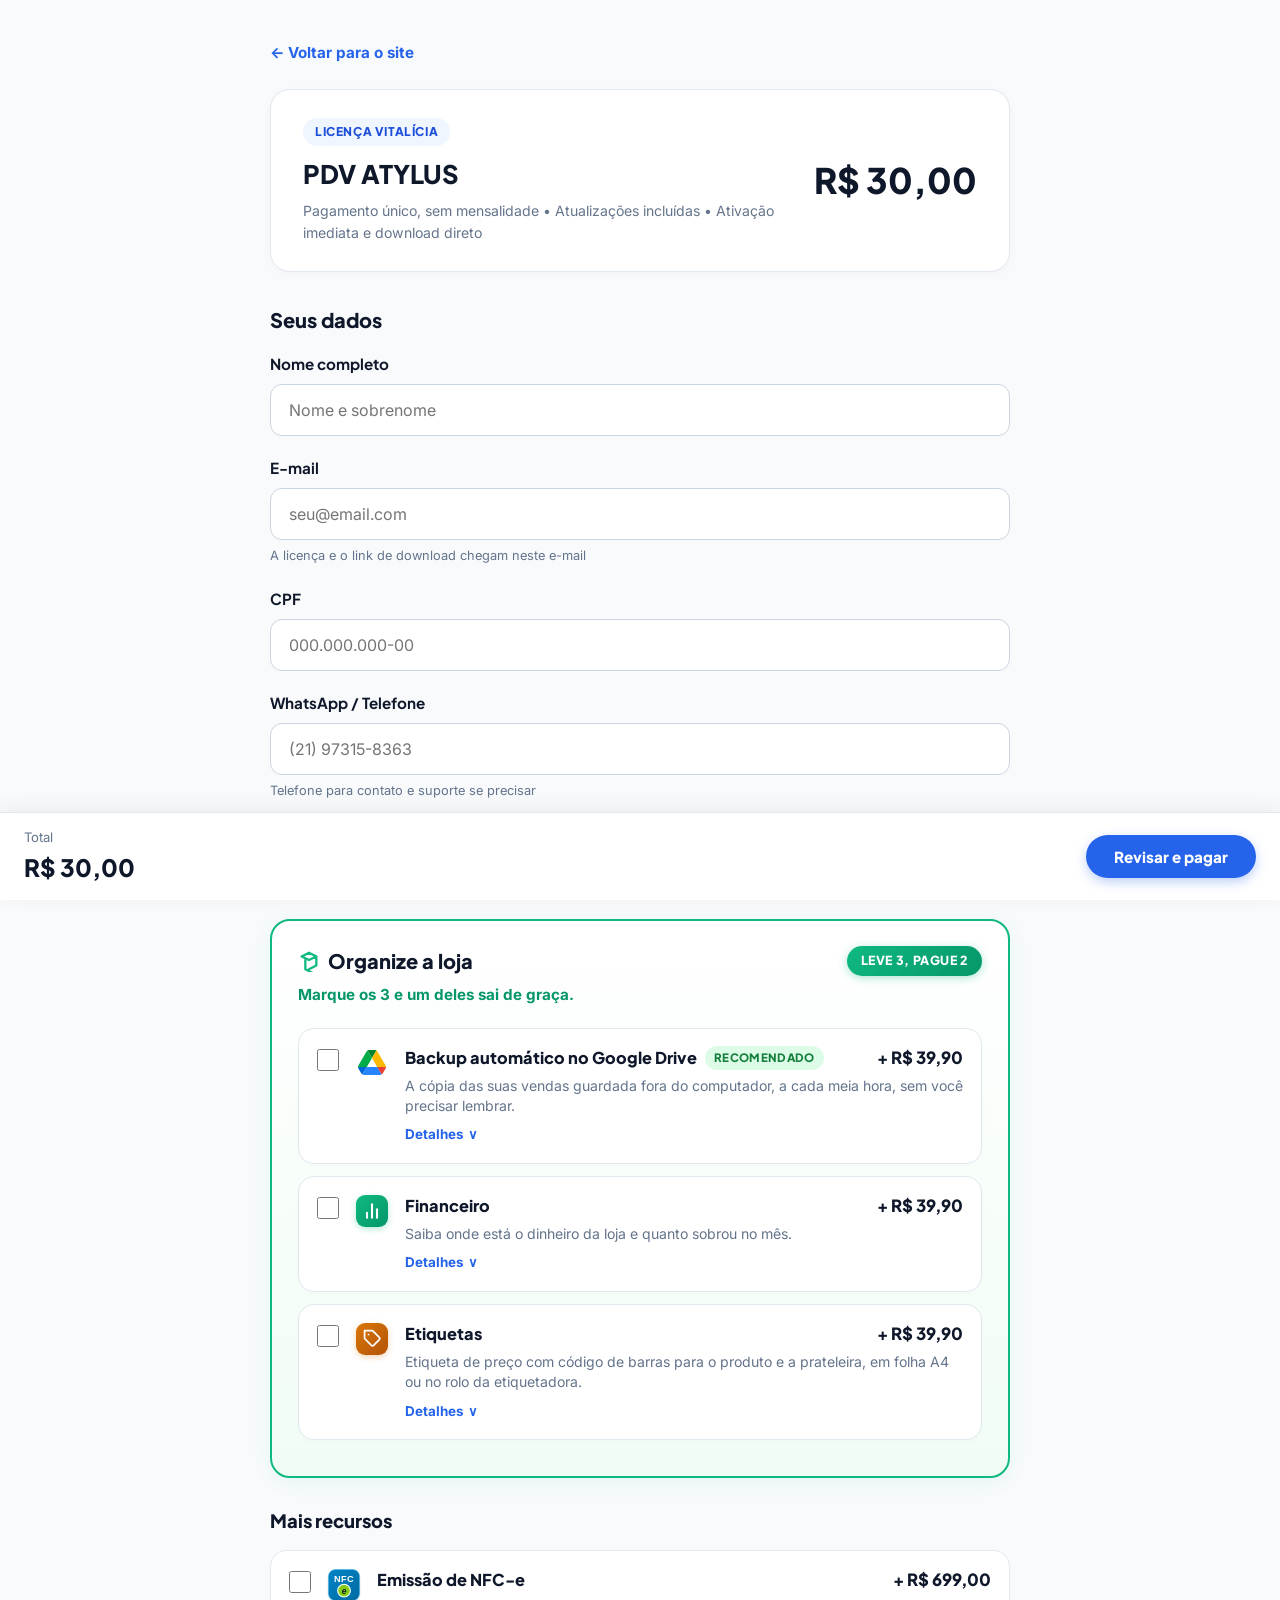
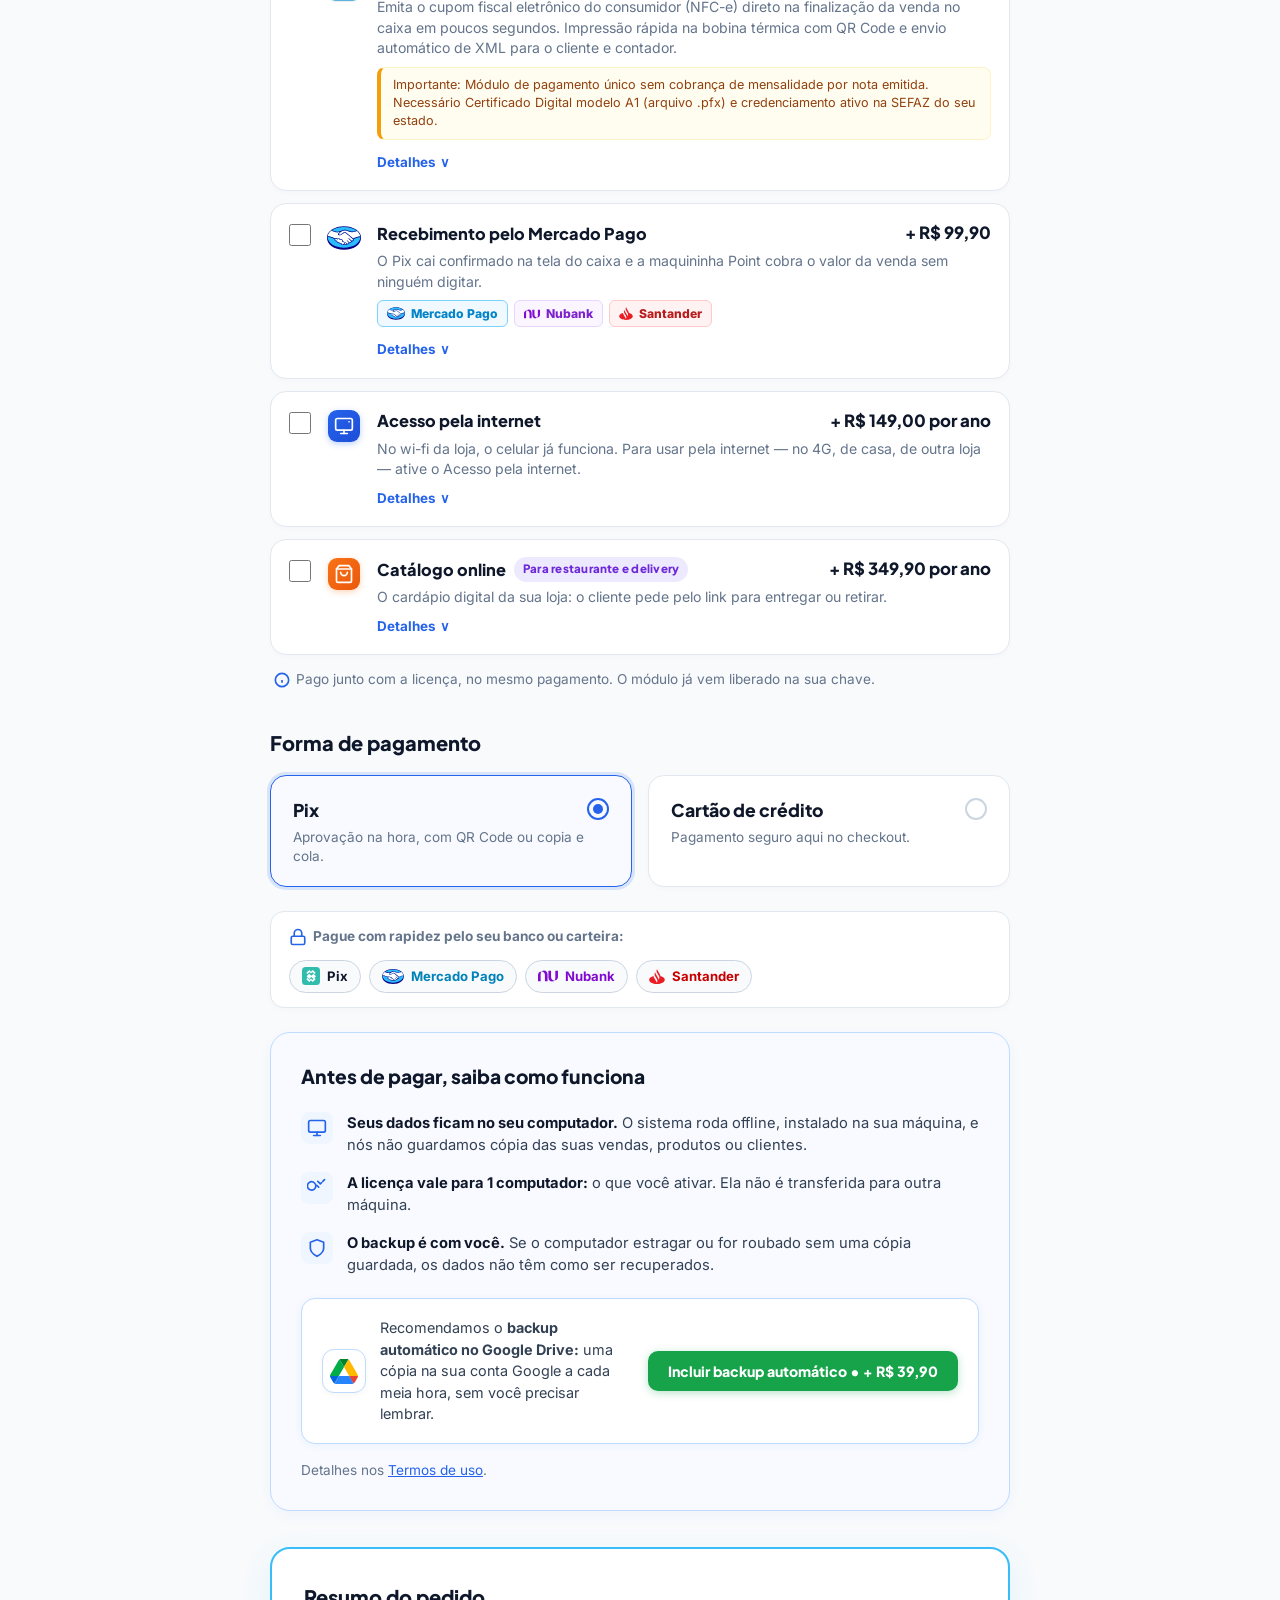
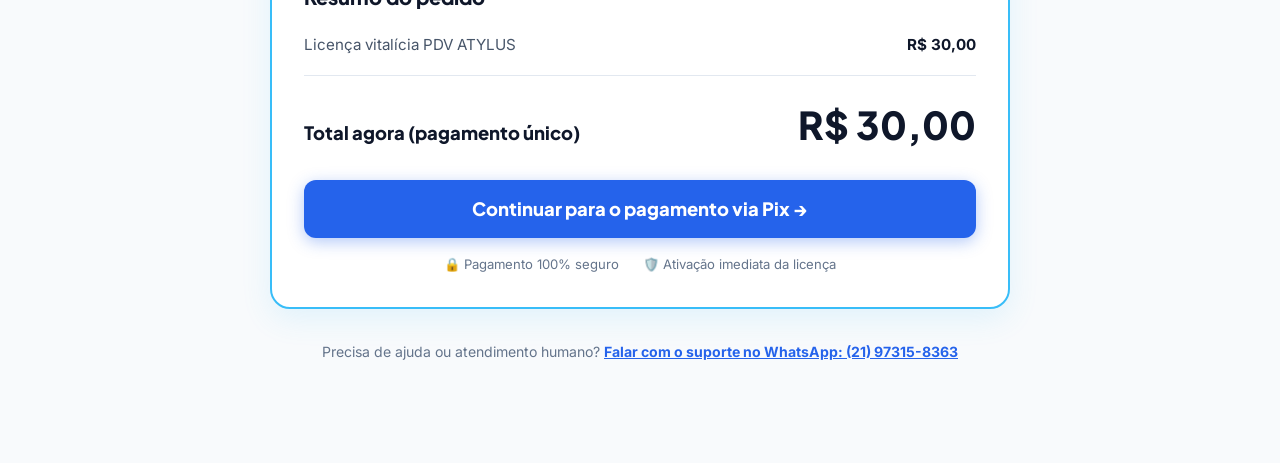
<file: checkout.html>
<!DOCTYPE html>
<html lang="pt-BR">
<head>
  <meta charset="UTF-8">
  <meta name="viewport" content="width=device-width, initial-scale=1.0">
  <title>Checkout — PDV ATYLUS Licença Vitalícia</title>
  
  <!-- SEO & Favicon -->
  <meta name="robots" content="noindex, nofollow">
  <link rel="icon" type="image/png" href="assets/images/atylus-logo.png">
  <link rel="shortcut icon" href="assets/images/atylus-logo.png">
  <link rel="apple-touch-icon" href="assets/images/atylus-logo.png">

  <!-- Fonts & Styles -->
  <link rel="stylesheet" href="css/style.css">
  <link rel="stylesheet" href="css/responsive.css">

  <style>
    /* Specific Checkout Styles matching user's 4 screenshots */
    body {
      background-color: #f8fafc;
      color: #0f172a;
    }

    .checkout-wrapper {
      max-width: 780px;
      margin: 40px auto 100px;
      padding: 0 20px;
    }

    .back-to-site {
      display: inline-flex;
      align-items: center;
      gap: 8px;
      color: #2563eb;
      font-weight: 700;
      font-size: 0.95rem;
      margin-bottom: 24px;
      text-decoration: none;
    }

    .back-to-site:hover {
      color: #1d4ed8;
      text-decoration: underline;
    }

    /* Top License Card (Screenshot 1) */
    .checkout-license-card {
      background: #ffffff;
      border: 1px solid #e2e8f0;
      border-radius: 20px;
      padding: 28px 32px;
      display: flex;
      align-items: center;
      justify-content: space-between;
      gap: 20px;
      margin-bottom: 32px;
      box-shadow: 0 2px 10px rgba(0, 0, 0, 0.03);
    }

    .checkout-badge-pill {
      display: inline-block;
      background: #eff6ff;
      color: #1d4ed8;
      font-family: var(--font-display);
      font-size: 0.75rem;
      font-weight: 800;
      padding: 4px 12px;
      border-radius: 9999px;
      text-transform: uppercase;
      letter-spacing: 0.05em;
      margin-bottom: 8px;
    }

    .checkout-license-title {
      font-family: var(--font-display);
      font-size: 1.6rem;
      font-weight: 900;
      color: #0f172a;
      margin-bottom: 6px;
    }

    .checkout-license-sub {
      font-size: 0.88rem;
      color: #64748b;
      line-height: 1.5;
    }

    .checkout-license-price {
      font-family: var(--font-display);
      font-size: 2.2rem;
      font-weight: 900;
      color: #0f172a;
      white-space: nowrap;
    }

    /* Section Headings */
    .checkout-section-title {
      font-family: var(--font-display);
      font-size: 1.25rem;
      font-weight: 800;
      color: #0f172a;
      margin-bottom: 16px;
      display: flex;
      align-items: center;
      gap: 10px;
    }

    .checkout-section-title .badge-optional {
      font-size: 0.72rem;
      color: #64748b;
      font-weight: 700;
      text-transform: uppercase;
      letter-spacing: 0.05em;
    }

    .checkout-subtitle-note {
      font-size: 0.92rem;
      color: #64748b;
      margin-top: -10px;
      margin-bottom: 20px;
    }

    /* Form Fields */
    .form-group {
      margin-bottom: 20px;
    }

    .form-label {
      display: block;
      font-family: var(--font-display);
      font-size: 0.95rem;
      font-weight: 700;
      color: #0f172a;
      margin-bottom: 8px;
    }

    .form-input {
      width: 100%;
      height: 52px;
      padding: 0 18px;
      border: 1px solid #cbd5e1;
      border-radius: 12px;
      font-family: var(--font-body);
      font-size: 1rem;
      color: #0f172a;
      background: #ffffff;
      transition: all var(--transition);
      outline: none;
    }

    .form-input:focus {
      border-color: #2563eb;
      box-shadow: 0 0 0 3px rgba(37, 99, 235, 0.15);
    }

    .form-caption {
      font-size: 0.8rem;
      color: #64748b;
      margin-top: 6px;
    }

    /* Modules Section (Enhanced with Distinct Visual Identity) */
    .modules-bundle-box {
      border: 2px solid #10b981;
      border-radius: 20px;
      padding: 24px 26px;
      background: linear-gradient(180deg, #ffffff 0%, #f0fdf4 100%);
      margin-bottom: 28px;
      box-shadow: 0 4px 20px rgba(16, 185, 129, 0.08);
      position: relative;
    }

    .bundle-header {
      display: flex;
      align-items: center;
      justify-content: space-between;
      margin-bottom: 6px;
    }

    .bundle-title {
      font-family: var(--font-display);
      font-size: 1.25rem;
      font-weight: 900;
      color: #0f172a;
      display: flex;
      align-items: center;
      gap: 8px;
    }

    .bundle-badge {
      background: linear-gradient(135deg, #10b981, #059669);
      color: #ffffff;
      font-family: var(--font-display);
      font-size: 0.78rem;
      font-weight: 900;
      padding: 5px 14px;
      border-radius: 9999px;
      text-transform: uppercase;
      letter-spacing: 0.05em;
      box-shadow: 0 2px 8px rgba(16, 185, 129, 0.35);
    }

    .bundle-sub {
      color: #059669;
      font-size: 0.95rem;
      font-weight: 700;
      margin-bottom: 20px;
    }

    .module-item-row {
      display: flex;
      align-items: flex-start;
      gap: 16px;
      padding: 16px 18px;
      border: 1.5px solid #e2e8f0;
      border-radius: 16px;
      margin-bottom: 12px;
      background: #ffffff;
      cursor: pointer;
      transition: all 0.22s ease-in-out;
      box-shadow: 0 2px 6px rgba(0, 0, 0, 0.02);
      user-select: none;
    }

    .module-item-row:hover {
      border-color: #93c5fd;
      background: #fcfdfe;
      transform: translateY(-1px);
      box-shadow: 0 6px 16px rgba(37, 99, 235, 0.06);
    }

    .module-item-row.selected {
      border-color: #2563eb;
      background: #f0f7ff;
      box-shadow: 0 6px 18px rgba(37, 99, 235, 0.12);
    }

    .module-item-checkbox {
      width: 22px;
      height: 22px;
      margin-top: 4px;
      cursor: pointer;
      accent-color: #2563eb;
      flex-shrink: 0;
    }

    .module-icon-container {
      width: 34px;
      height: 34px;
      display: flex;
      align-items: center;
      justify-content: center;
      flex-shrink: 0;
      margin-top: 1px;
    }

    .module-item-info {
      flex-grow: 1;
    }

    .module-item-title-wrap {
      display: flex;
      align-items: center;
      justify-content: space-between;
      gap: 10px;
      margin-bottom: 4px;
      flex-wrap: wrap;
    }

    .module-item-name {
      font-family: var(--font-display);
      font-size: 1.02rem;
      font-weight: 800;
      color: #0f172a;
      display: flex;
      align-items: center;
      gap: 8px;
      flex-wrap: wrap;
    }

    .badge-recommended {
      background: #dcfce7;
      color: #15803d;
      font-size: 0.72rem;
      font-weight: 900;
      padding: 3px 9px;
      border-radius: 9999px;
      text-transform: uppercase;
      letter-spacing: 0.03em;
    }

    .badge-delivery {
      background: #ede9fe;
      color: #6d28d9;
      font-size: 0.72rem;
      font-weight: 800;
      padding: 3px 9px;
      border-radius: 9999px;
      letter-spacing: 0.02em;
    }

    .module-item-price {
      font-family: var(--font-display);
      font-size: 1.05rem;
      font-weight: 900;
      color: #0f172a;
      white-space: nowrap;
    }

    .module-item-desc {
      font-size: 0.88rem;
      color: #64748b;
      line-height: 1.45;
      margin-bottom: 4px;
    }

    .module-item-details-toggle {
      color: #2563eb;
      font-size: 0.84rem;
      font-weight: 700;
      margin-top: 4px;
      display: inline-flex;
      align-items: center;
      gap: 4px;
      cursor: pointer;
    }

    .module-item-details-toggle:hover {
      text-decoration: underline;
      color: #1d4ed8;
    }

    .module-details-drawer {
      display: none;
      margin-top: 10px;
      padding: 12px 14px;
      background: #f8fafc;
      border-left: 3px solid #2563eb;
      border-radius: 8px;
      font-size: 0.84rem;
      color: #334155;
      line-height: 1.5;
    }

    .module-details-drawer.active {
      display: block;
      animation: fadeIn 0.25s ease;
    }

    @keyframes fadeIn {
      from { opacity: 0; transform: translateY(-4px); }
      to { opacity: 1; transform: translateY(0); }
    }

    /* Mais Recursos Box */
    .modules-extra-group {
      margin-bottom: 28px;
    }

    .module-footer-note {
      font-size: 0.85rem;
      color: #64748b;
      margin-top: 14px;
      margin-left: 4px;
      display: flex;
      align-items: center;
      gap: 6px;
    }

    /* Payment Methods (Screenshot 3) */
    .payment-methods-grid {
      display: grid;
      grid-template-columns: 1fr 1fr;
      gap: 16px;
      margin-bottom: 24px;
    }

    .payment-card-option {
      background: #ffffff;
      border: 1.5px solid #e2e8f0;
      border-radius: 16px;
      padding: 20px 22px;
      cursor: pointer;
      display: flex;
      align-items: flex-start;
      justify-content: space-between;
      transition: all 0.2s ease;
      box-shadow: 0 2px 6px rgba(0, 0, 0, 0.02);
    }

    .payment-card-option:hover {
      border-color: #93c5fd;
      transform: translateY(-1px);
    }

    .payment-card-option.active {
      border-color: #2563eb;
      background: #f8faff;
      box-shadow: 0 0 0 3px rgba(37, 99, 235, 0.15);
    }

    .payment-card-info h4 {
      font-family: var(--font-display);
      font-size: 1.1rem;
      font-weight: 800;
      color: #0f172a;
      margin-bottom: 4px;
    }

    .payment-card-info p {
      font-size: 0.85rem;
      color: #64748b;
      line-height: 1.4;
    }

    .custom-radio-dot {
      width: 22px;
      height: 22px;
      border-radius: 50%;
      border: 2px solid #cbd5e1;
      display: flex;
      align-items: center;
      justify-content: center;
      flex-shrink: 0;
      margin-top: 2px;
      transition: all 0.2s;
    }

    .payment-card-option.active .custom-radio-dot {
      border-color: #2563eb;
    }

    .payment-card-option.active .custom-radio-dot::after {
      content: '';
      width: 10px;
      height: 10px;
      border-radius: 50%;
      background: #2563eb;
    }

    /* Bank & Gateway Logos Strip */
    .payment-banks-strip {
      background: #ffffff;
      border: 1.5px solid #e2e8f0;
      border-radius: 14px;
      padding: 14px 18px;
      margin-top: 16px;
      margin-bottom: 24px;
      display: flex;
      align-items: center;
      justify-content: space-between;
      gap: 12px;
      flex-wrap: wrap;
      box-shadow: 0 2px 6px rgba(0, 0, 0, 0.02);
    }

    .payment-banks-title {
      font-size: 0.85rem;
      font-weight: 700;
      color: #64748b;
      display: flex;
      align-items: center;
      gap: 6px;
    }

    .bank-badges-cluster {
      display: flex;
      align-items: center;
      gap: 8px;
      flex-wrap: wrap;
    }

    .bank-chip {
      display: inline-flex;
      align-items: center;
      gap: 7px;
      background: #f8fafc;
      border: 1px solid #cbd5e1;
      padding: 5px 12px;
      border-radius: 9999px;
      font-size: 0.82rem;
      font-weight: 700;
      color: #0f172a;
      transition: all 0.2s;
    }

    .bank-chip:hover {
      border-color: #94a3b8;
      background: #ffffff;
      transform: translateY(-1px);
    }

    .bank-tag-mini {
      display: inline-flex;
      align-items: center;
      gap: 5px;
      background: #ffffff;
      border: 1px solid #cbd5e1;
      padding: 3px 9px;
      border-radius: 6px;
      font-size: 0.76rem;
      font-weight: 700;
      color: #334155;
    }

    /* Notice Card: Antes de pagar, saiba como funciona (Screenshot 3) */
    .notice-how-it-works {
      background: #f8faff;
      border: 1.5px solid #bfdbfe;
      border-radius: 20px;
      padding: 28px 30px;
      margin-bottom: 32px;
      box-shadow: 0 4px 14px rgba(37, 99, 235, 0.04);
    }

    .notice-title {
      font-family: var(--font-display);
      font-size: 1.2rem;
      font-weight: 900;
      color: #0f172a;
      margin-bottom: 20px;
    }

    .notice-item {
      display: flex;
      align-items: flex-start;
      gap: 14px;
      margin-bottom: 16px;
      font-size: 0.92rem;
      color: #334155;
      line-height: 1.5;
    }

    .notice-item strong {
      color: #0f172a;
    }

    .notice-icon-box {
      width: 32px;
      height: 32px;
      border-radius: 8px;
      background: #eff6ff;
      display: flex;
      align-items: center;
      justify-content: center;
      flex-shrink: 0;
      color: #2563eb;
    }

    .notice-upsell-box {
      background: #ffffff;
      border: 1.5px solid #bfdbfe;
      border-radius: 14px;
      padding: 18px 20px;
      margin-top: 22px;
      display: flex;
      align-items: center;
      justify-content: space-between;
      gap: 16px;
      box-shadow: 0 2px 8px rgba(37, 99, 235, 0.06);
    }

    .notice-upsell-text {
      font-size: 0.9rem;
      color: #334155;
      line-height: 1.5;
    }

    .btn-green-upsell {
      background: #16a34a;
      color: #ffffff;
      font-family: var(--font-display);
      font-weight: 800;
      font-size: 0.88rem;
      padding: 11px 20px;
      border-radius: 10px;
      white-space: nowrap;
      cursor: pointer;
      transition: all var(--transition);
      border: none;
      box-shadow: 0 2px 8px rgba(22, 163, 74, 0.3);
    }

    .btn-green-upsell:hover {
      background: #15803d;
      transform: translateY(-1px);
      box-shadow: 0 4px 12px rgba(22, 163, 74, 0.4);
    }

    /* Order Summary Card (Screenshot 4) */
    .order-summary-box {
      background: #ffffff;
      border: 2px solid #38bdf8;
      border-radius: 20px;
      padding: 32px;
      margin-bottom: 32px;
      box-shadow: 0 10px 30px rgba(56, 189, 248, 0.12);
    }

    .order-summary-title {
      font-family: var(--font-display);
      font-size: 1.25rem;
      font-weight: 900;
      color: #0f172a;
      margin-bottom: 20px;
    }

    .order-line-item {
      display: flex;
      align-items: center;
      justify-content: space-between;
      font-size: 0.95rem;
      color: #475569;
      margin-bottom: 12px;
    }

    .order-line-item strong {
      color: #0f172a;
    }

    .order-line-discount {
      color: #16a34a;
      font-weight: 700;
    }

    .order-divider {
      height: 1px;
      background: #e2e8f0;
      margin: 18px 0;
    }

    .order-total-row {
      display: flex;
      align-items: baseline;
      justify-content: space-between;
      margin-bottom: 24px;
    }

    .order-total-label {
      font-family: var(--font-display);
      font-size: 1.15rem;
      font-weight: 800;
      color: #0f172a;
    }

    .order-total-amount {
      font-family: var(--font-display);
      font-size: 2.4rem;
      font-weight: 900;
      color: #0f172a;
    }

    .btn-pay-giant {
      width: 100%;
      height: 58px;
      background: #2563eb;
      color: #ffffff;
      font-family: var(--font-display);
      font-weight: 800;
      font-size: 1.15rem;
      border-radius: 12px;
      display: flex;
      align-items: center;
      justify-content: center;
      gap: 10px;
      cursor: pointer;
      border: none;
      transition: all var(--transition);
      box-shadow: 0 4px 16px rgba(37, 99, 235, 0.35);
    }

    .btn-pay-giant:hover {
      background: #1d4ed8;
      transform: translateY(-2px);
      box-shadow: 0 6px 20px rgba(37, 99, 235, 0.5);
    }

    .summary-security-footer {
      display: flex;
      align-items: center;
      justify-content: center;
      gap: 24px;
      margin-top: 16px;
      font-size: 0.82rem;
      color: #64748b;
    }

    /* Sticky Bottom Mobile Bar */
    .checkout-sticky-footer {
      position: fixed;
      bottom: 0;
      left: 0;
      width: 100%;
      background: #ffffff;
      border-top: 1px solid #e2e8f0;
      padding: 14px 24px;
      display: flex;
      align-items: center;
      justify-content: space-between;
      z-index: 100;
      box-shadow: 0 -4px 20px rgba(0, 0, 0, 0.06);
    }

    .sticky-total-label {
      font-size: 0.82rem;
      color: #64748b;
      display: block;
    }

    .sticky-total-val {
      font-family: var(--font-display);
      font-size: 1.5rem;
      font-weight: 900;
      color: #0f172a;
    }

    .btn-sticky-pay {
      background: #2563eb;
      color: #ffffff;
      font-family: var(--font-display);
      font-weight: 800;
      font-size: 0.95rem;
      padding: 12px 28px;
      border-radius: 9999px;
      border: none;
      cursor: pointer;
      box-shadow: 0 4px 12px rgba(37, 99, 235, 0.3);
    }

    /* Modal Pix */
    .pix-payment-modal {
      display: none;
      position: fixed;
      top: 0;
      left: 0;
      width: 100%;
      height: 100%;
      background: rgba(15, 23, 42, 0.7);
      backdrop-filter: blur(6px);
      z-index: 2000;
      align-items: center;
      justify-content: center;
      padding: 20px;
    }

    .pix-modal-box {
      background: #ffffff;
      border-radius: 20px;
      max-width: 520px;
      width: 100%;
      padding: 32px;
      box-shadow: 0 25px 60px rgba(0, 0, 0, 0.2);
      text-align: center;
      position: relative;
    }

    .btn-copy-pix {
      background: #eff6ff;
      border: 1px solid #bfdbfe;
      color: #1d4ed8;
      font-weight: 700;
      padding: 10px 18px;
      border-radius: 8px;
      cursor: pointer;
      margin-top: 10px;
      width: 100%;
    }

    @media (max-width: 768px) {
      .checkout-license-card {
        flex-direction: column;
        align-items: flex-start;
      }
      .payment-methods-grid {
        grid-template-columns: 1fr;
      }
      .notice-upsell-box {
        flex-direction: column;
        align-items: flex-start;
      }
      .btn-green-upsell {
        width: 100%;
      }
      .checkout-wrapper {
        margin-bottom: 120px;
      }
    }
  </style>
</head>
<body>

  <div class="checkout-wrapper">
    <!-- Back to Site Link -->
    <a href="index.html" class="back-to-site">
      ← Voltar para o site
    </a>

    <!-- Selected Module Alert Banner (shows automatically when ?modulo=... is passed) -->
    <div id="moduleNotificationBanner" style="display: none; margin-bottom: 24px; padding: 16px 20px; background: linear-gradient(135deg, #f0fdf4 0%, #e0f2fe 100%); border: 2px solid #0284c7; border-radius: 14px; box-shadow: 0 4px 18px rgba(2, 132, 199, 0.15); animation: fadeInDrawer 0.3s ease;">
      <div style="display: flex; align-items: center; justify-content: space-between; gap: 14px; flex-wrap: wrap;">
        <div style="display: flex; align-items: flex-start; gap: 12px;">
          <div style="width: 34px; height: 34px; border-radius: 50%; background: #0284c7; color: #ffffff; display: flex; align-items: center; justify-content: center; font-size: 1.15rem; font-weight: bold; flex-shrink: 0; box-shadow: 0 2px 6px rgba(2, 132, 199, 0.3);">
            ✓
          </div>
          <div>
            <div style="font-weight: 800; color: #0f172a; font-size: 1rem; line-height: 1.3;">
              Módulo Ativado: <span id="bannerModuleName" style="color: #0284c7; font-weight: 900;">Emissão de NFC-e</span>
            </div>
            <div style="font-size: 0.86rem; color: #334155; margin-top: 3px;">
              Este módulo já foi incluído no seu pedido e marcado abaixo com todas as opções de emissão abertas!
            </div>
          </div>
        </div>
        <div style="display: flex; align-items: center; gap: 10px;">
          <button type="button" id="btnScrollToModule" style="background: #0284c7; color: #ffffff; border: none; padding: 8px 16px; border-radius: 8px; font-size: 0.83rem; font-weight: 800; cursor: pointer; transition: background 0.2s; box-shadow: 0 2px 6px rgba(2, 132, 199, 0.25);">
            Ver módulo marcado ↓
          </button>
          <button type="button" onclick="document.getElementById('moduleNotificationBanner').style.display='none'" style="background: none; border: none; font-size: 1.2rem; color: #64748b; cursor: pointer; padding: 4px;">✕</button>
        </div>
      </div>
    </div>

    <!-- Top License Box (Screenshot 1) -->
    <div class="checkout-license-card">
      <div>
        <span class="checkout-badge-pill">LICENÇA VITALÍCIA</span>
        <h1 class="checkout-license-title">PDV ATYLUS</h1>
        <p class="checkout-license-sub">
          Pagamento único, sem mensalidade • Atualizações incluídas • Ativação imediata e download direto
        </p>
      </div>
      <div class="checkout-license-price" id="basePriceDisplay">
        R$ 30,00
      </div>
    </div>

    <!-- Step 1: Seus Dados (Screenshot 1) -->
    <div class="form-section" style="margin-bottom: 36px;">
      <h2 class="checkout-section-title">Seus dados</h2>

      <div class="form-group">
        <label class="form-label" for="clienteNome">Nome completo</label>
        <input type="text" id="clienteNome" class="form-input" placeholder="Nome e sobrenome" required>
      </div>

      <div class="form-group">
        <label class="form-label" for="clienteEmail">E-mail</label>
        <input type="email" id="clienteEmail" class="form-input" placeholder="seu@email.com" required>
        <p class="form-caption">A licença e o link de download chegam neste e-mail</p>
      </div>

      <div class="form-group">
        <label class="form-label" for="clienteCpf">CPF</label>
        <input type="text" id="clienteCpf" class="form-input" placeholder="000.000.000-00" maxlength="14" required>
      </div>

      <div class="form-group">
        <label class="form-label" for="clienteWhatsapp">WhatsApp / Telefone</label>
        <input type="text" id="clienteWhatsapp" class="form-input" placeholder="(21) 97315-8363" maxlength="15" required>
        <p class="form-caption">Telefone para contato e suporte se precisar</p>
      </div>
    </div>

    <!-- Step 2: Quer incluir algum módulo? (Screenshot 1) -->
    <div class="form-section" style="margin-bottom: 36px;">
      <h2 class="checkout-section-title">
        Quer incluir algum módulo?
        <span class="badge-optional">OPCIONAL</span>
      </h2>
      <p class="checkout-subtitle-note">Dá para adicionar depois também, se preferir.</p>

      <!-- Organize a Loja (Bundle: Leve 3 Pague 2) -->
      <div class="modules-bundle-box">
        <div class="bundle-header">
          <span class="bundle-title">
            <svg width="22" height="22" viewBox="0 0 24 24" fill="none" stroke="#10b981" stroke-width="2.5" stroke-linecap="round" stroke-linejoin="round"><path d="M20 7l-8-4-8 4m16 0l-8 4m8-4v10l-8 4m0-10L4 7m4 4v10l8 4"/></svg>
            Organize a loja
          </span>
          <span class="bundle-badge">LEVE 3, PAGUE 2</span>
        </div>
        <p class="bundle-sub">Marque os 3 e um deles sai de graça.</p>

        <!-- Module 1: Google Drive -->
        <div class="module-item-row" id="row-drive" onclick="toggleCheckbox('check-drive', event)">
          <input type="checkbox" class="module-item-checkbox module-calc" data-name="Backup automático no Google Drive" data-price="39.90" data-group="bundle" id="check-drive" onclick="event.stopPropagation();">
          
          <!-- Google Drive Authentic Visual Icon -->
          <div class="module-icon-container">
            <img src="assets/images/google-drive.svg" alt="Backup Google Drive" width="28" height="25" style="display: block;">
          </div>

          <div class="module-item-info">
            <div class="module-item-title-wrap">
              <span class="module-item-name">
                Backup automático no Google Drive
                <span class="badge-recommended">RECOMENDADO</span>
              </span>
              <span class="module-item-price">+ R$ 39,90</span>
            </div>
            <p class="module-item-desc">A cópia das suas vendas guardada fora do computador, a cada meia hora, sem você precisar lembrar.</p>
            <span class="module-item-details-toggle" onclick="toggleDetailsDrawer('drawer-drive', this, event)">
              Detalhes <span>∨</span>
            </span>
            <div class="module-details-drawer" id="drawer-drive">
              • Cópia de segurança automática na sua conta pessoal Google Drive.<br>
              • Salva histórico de vendas, caixa, produtos e clientes a cada 30 minutos.<br>
              • Se o computador da loja quebrar, você restaura tudo em 1 clique em outro PC.
            </div>
          </div>
        </div>

        <!-- Module 2: Financeiro -->
        <div class="module-item-row" id="row-financeiro" onclick="toggleCheckbox('check-financeiro', event)">
          <input type="checkbox" class="module-item-checkbox module-calc" data-name="Controle Financeiro Avançado" data-price="39.90" data-group="bundle" id="check-financeiro" onclick="event.stopPropagation();">
          
          <!-- Financeiro Visual Icon -->
          <div class="module-icon-container">
            <div style="width: 32px; height: 32px; border-radius: 9px; background: linear-gradient(135deg, #10b981, #059669); display: flex; align-items: center; justify-content: center; box-shadow: 0 2px 6px rgba(16,185,129,0.3);">
              <svg width="20" height="20" viewBox="0 0 24 24" fill="none" stroke="#ffffff" stroke-width="2.5" stroke-linecap="round" stroke-linejoin="round">
                <line x1="18" y1="20" x2="18" y2="10"></line>
                <line x1="12" y1="20" x2="12" y2="4"></line>
                <line x1="6" y1="20" x2="6" y2="14"></line>
              </svg>
            </div>
          </div>

          <div class="module-item-info">
            <div class="module-item-title-wrap">
              <span class="module-item-name">Financeiro</span>
              <span class="module-item-price">+ R$ 39,90</span>
            </div>
            <p class="module-item-desc">Saiba onde está o dinheiro da loja e quanto sobrou no mês.</p>
            <span class="module-item-details-toggle" onclick="toggleDetailsDrawer('drawer-financeiro', this, event)">
              Detalhes <span>∨</span>
            </span>
            <div class="module-details-drawer" id="drawer-financeiro">
              • Gestão completa de Contas a Pagar e a Receber com baixa parcial.<br>
              • Demonstrativo de Lucros e Perdas (DRE) automático.<br>
              • Controle de fluxo de caixa diário e visão de faturamento real.
            </div>
          </div>
        </div>

        <!-- Module 3: Etiquetas -->
        <div class="module-item-row" id="row-etiquetas" onclick="toggleCheckbox('check-etiquetas', event)">
          <input type="checkbox" class="module-item-checkbox module-calc" data-name="Impressão de Etiquetas" data-price="39.90" data-group="bundle" id="check-etiquetas" onclick="event.stopPropagation();">
          
          <!-- Etiquetas Visual Icon -->
          <div class="module-icon-container">
            <div style="width: 32px; height: 32px; border-radius: 9px; background: linear-gradient(135deg, #d97706, #b45309); display: flex; align-items: center; justify-content: center; box-shadow: 0 2px 6px rgba(217,119,6,0.3);">
              <svg width="19" height="19" viewBox="0 0 24 24" fill="none" stroke="#ffffff" stroke-width="2.2" stroke-linecap="round" stroke-linejoin="round">
                <path d="M20.59 13.41l-7.17 7.17a2 2 0 0 1-2.83 0L2 12V2h10l8.59 8.59a2 2 0 0 1 0 2.82z"></path>
                <line x1="7" y1="7" x2="7.01" y2="7"></line>
              </svg>
            </div>
          </div>

          <div class="module-item-info">
            <div class="module-item-title-wrap">
              <span class="module-item-name">Etiquetas</span>
              <span class="module-item-price">+ R$ 39,90</span>
            </div>
            <p class="module-item-desc">Etiqueta de preço com código de barras para o produto e a prateleira, em folha A4 ou no rolo da etiquetadora.</p>
            <span class="module-item-details-toggle" onclick="toggleDetailsDrawer('drawer-etiquetas', this, event)">
              Detalhes <span>∨</span>
            </span>
            <div class="module-details-drawer" id="drawer-etiquetas">
              • Imprime etiquetas de gôndola e etiquetas adesivas para colar nos produtos.<br>
              • Compatível com folhas adesivas A4 (Pimaco e similares) e impressoras térmicas (Zebra, Argox, Elgin).<br>
              • Geração automática de código EAN-13 para produtos sem código de barras de fábrica.
            </div>
          </div>
        </div>
      </div>

      <!-- Mais Recursos Section -->
      <div class="modules-extra-group">
        <h3 style="font-family: var(--font-display); font-size: 1.15rem; font-weight: 900; color: #0f172a; margin-bottom: 14px;">Mais recursos</h3>

        <!-- Module 4: NFC-e -->
        <div class="module-item-row" id="row-nfce" onclick="toggleCheckbox('check-nfce', event)">
          <input type="checkbox" class="module-item-checkbox module-calc" data-name="Emissão de NFC-e" data-price="699.00" id="check-nfce" onclick="event.stopPropagation();">
          
          <!-- NFC-e Visual Icon -->
          <div class="module-icon-container">
            <img src="assets/images/nfce-logo.svg" alt="Emissão de NFC-e" width="34" height="34" style="display: block; border-radius: 7px;">
          </div>

          <div class="module-item-info">
            <div class="module-item-title-wrap">
              <span class="module-item-name">Emissão de NFC-e</span>
              <span class="module-item-price">+ R$ 699,00</span>
            </div>
            <p class="module-item-desc">Emita o cupom fiscal eletrônico do consumidor (NFC-e) direto na finalização da venda no caixa em poucos segundos. Impressão rápida na bobina térmica com QR Code e envio automático de XML para o cliente e contador.</p>
            <div style="background: #fffdf0; border: 1px solid #fef3c7; border-left: 4px solid #f59e0b; padding: 8px 12px; border-radius: 8px; font-size: 0.79rem; color: #92400e; margin: 8px 0; line-height: 1.45;">
              Importante: Módulo de pagamento único sem cobrança de mensalidade por nota emitida. Necessário Certificado Digital modelo A1 (arquivo .pfx) e credenciamento ativo na SEFAZ do seu estado.
            </div>

            <span class="module-item-details-toggle" onclick="toggleDetailsDrawer('drawer-nfce', this, event)">
              Detalhes <span>∨</span>
            </span>
            <div class="module-details-drawer" id="drawer-nfce">
              <div style="font-weight: 800; color: #0284c7; margin-bottom: 6px; font-size: 0.82rem;">
                ✓ Recursos e detalhes da emissão fiscal inclusos:
              </div>
              <ul style="margin: 0; padding-left: 18px; line-height: 1.5; display: flex; flex-direction: column; gap: 4px; font-size: 0.8rem; color: #334155;">
                <li><strong>NFC-e no Caixa:</strong> Emissão fiscal instantânea em 1 clique ao finalizar o atendimento.</li>
                <li><strong>Cupom com QR Code:</strong> Impressão de cupom fiscal em bobinas térmicas (58mm e 80mm).</li>
                <li><strong>Contingência Offline:</strong> Sem internet? O sistema continua emitindo e sincroniza sozinho ao reconectar.</li>
                <li><strong>Envio de XML e DANFE:</strong> Envio por e-mail para o consumidor e pacote mensal zipado para seu contador.</li>
                <li><strong>Certificado Digital A1:</strong> Suporte nativo ao padrão ICP-Brasil (arquivo .pfx ou .p12).</li>
                <li><strong>Sem Mensalidades:</strong> Licença vitalícia vinculada ao seu PDV com atualizações de layout da SEFAZ.</li>
              </ul>
            </div>
          </div>
        </div>

        <!-- Module 5: Mercado Pago -->
        <div class="module-item-row" id="row-mercadopago" onclick="toggleCheckbox('check-mercadopago', event)">
          <input type="checkbox" class="module-item-checkbox module-calc" data-name="Recebimento pelo Mercado Pago" data-price="99.90" id="check-mercadopago" onclick="event.stopPropagation();">
          
          <!-- Mercado Pago Visual Icon -->
          <div class="module-icon-container">
            <img src="assets/images/mercadopago.svg" alt="Mercado Pago Oficial" width="34" height="24" style="display: block; border-radius: 4px;">
          </div>

          <div class="module-item-info">
            <div class="module-item-title-wrap">
              <span class="module-item-name">Recebimento pelo Mercado Pago</span>
              <span class="module-item-price">+ R$ 99,90</span>
            </div>
            <p class="module-item-desc">O Pix cai confirmado na tela do caixa e a maquininha Point cobra o valor da venda sem ninguém digitar.</p>
            
            <!-- Supported Integration Badges -->
            <div style="display: flex; align-items: center; gap: 6px; margin: 8px 0; flex-wrap: wrap;">
              <span class="bank-tag-mini" style="border-color: #7dd3fc; background: #f0f9ff; color: #0284c7; font-weight: 800; display: inline-flex; align-items: center; gap: 6px;">
                <img src="assets/images/mercadopago.svg" alt="Mercado Pago" width="18" height="13" style="display: inline-block;">
                Mercado Pago
              </span>
              <span class="bank-tag-mini" style="border-color: #e9d5ff; background: #faf5ff; color: #7e22ce; font-weight: 800; display: inline-flex; align-items: center; gap: 6px;">
                <img src="assets/images/nubank-logo.svg" alt="Nubank" width="16" height="10" style="display: inline-block;">
                Nubank
              </span>
              <span class="bank-tag-mini" style="border-color: #fecaca; background: #fef2f2; color: #b91c1c; font-weight: 800; display: inline-flex; align-items: center; gap: 6px;">
                <img src="assets/images/santander-flame.svg" alt="Santander" width="14" height="13" style="display: inline-block;">
                Santander
              </span>
            </div>

            <span class="module-item-details-toggle" onclick="toggleDetailsDrawer('drawer-mercadopago', this, event)">
              Detalhes <span>∨</span>
            </span>
            <div class="module-details-drawer" id="drawer-mercadopago">
              • Comunicação automática com maquininhas Point Pro, Smart e Mini.<br>
              • O operador de caixa não digita valor na maquininha, evitando erros de cobrança.<br>
              • QR Code Pix dinâmico com confirmação visual imediata na tela do PDV compatível com Nubank, Santander e todos os bancos.
            </div>
          </div>
        </div>

        <!-- Module 6: Acesso pela internet -->
        <div class="module-item-row" id="row-internet" onclick="toggleCheckbox('check-internet', event)">
          <input type="checkbox" class="module-item-checkbox module-calc" data-name="Acesso pela internet" data-price="149.00" id="check-internet" onclick="event.stopPropagation();">
          
          <!-- Acesso pela Internet Visual Icon -->
          <div class="module-icon-container">
            <div style="width: 32px; height: 32px; border-radius: 9px; background: linear-gradient(135deg, #2563eb, #1d4ed8); display: flex; align-items: center; justify-content: center; box-shadow: 0 2px 6px rgba(37,99,235,0.3);">
              <svg width="20" height="20" viewBox="0 0 24 24" fill="none" stroke="#ffffff" stroke-width="2" stroke-linecap="round" stroke-linejoin="round">
                <rect x="2" y="3" width="20" height="14" rx="2" ry="2"></rect>
                <line x1="8" y1="21" x2="16" y2="21"></line>
                <line x1="12" y1="17" x2="12" y2="21"></line>
                <line x1="18" y1="7" x2="18.01" y2="7"></line>
              </svg>
            </div>
          </div>

          <div class="module-item-info">
            <div class="module-item-title-wrap">
              <span class="module-item-name">Acesso pela internet</span>
              <span class="module-item-price">+ R$ 149,00 por ano</span>
            </div>
            <p class="module-item-desc">No wi-fi da loja, o celular já funciona. Para usar pela internet — no 4G, de casa, de outra loja — ative o Acesso pela internet.</p>
            <span class="module-item-details-toggle" onclick="toggleDetailsDrawer('drawer-internet', this, event)">
              Detalhes <span>∨</span>
            </span>
            <div class="module-details-drawer" id="drawer-internet">
              • Acesso remoto seguro ao estoque, caixa e faturamento da loja.<br>
              • Monitore as vendas ao vivo no seu celular onde quer que você esteja.<br>
              • Licença de túnel dedicada válida por 12 meses (renovação opcional).
            </div>
          </div>
        </div>

        <!-- Module 7: Catálogo online -->
        <div class="module-item-row" id="row-catalogo" onclick="toggleCheckbox('check-catalogo', event)">
          <input type="checkbox" class="module-item-checkbox module-calc" data-name="Catálogo online (Delivery)" data-price="349.90" id="check-catalogo" onclick="event.stopPropagation();">
          
          <!-- Catálogo Online Visual Icon -->
          <div class="module-icon-container">
            <div style="width: 32px; height: 32px; border-radius: 9px; background: linear-gradient(135deg, #f97316, #ea580c); display: flex; align-items: center; justify-content: center; box-shadow: 0 2px 6px rgba(249,115,22,0.3);">
              <svg width="20" height="20" viewBox="0 0 24 24" fill="none" stroke="#ffffff" stroke-width="2" stroke-linecap="round" stroke-linejoin="round">
                <path d="M6 2L3 6v14a2 2 0 0 0 2 2h14a2 2 0 0 0 2-2V6l-3-4z"></path>
                <line x1="3" y1="6" x2="21" y2="6"></line>
                <path d="M16 10a4 4 0 0 1-8 0"></path>
              </svg>
            </div>
          </div>

          <div class="module-item-info">
            <div class="module-item-title-wrap">
              <span class="module-item-name">
                Catálogo online
                <span class="badge-delivery">Para restaurante e delivery</span>
              </span>
              <span class="module-item-price">+ R$ 349,90 por ano</span>
            </div>
            <p class="module-item-desc">O cardápio digital da sua loja: o cliente pede pelo link para entregar ou retirar.</p>
            <span class="module-item-details-toggle" onclick="toggleDetailsDrawer('drawer-catalogo', this, event)">
              Detalhes <span>∨</span>
            </span>
            <div class="module-details-drawer" id="drawer-catalogo">
              • Cardápio e vitrine digital com link personalizado para enviar no WhatsApp e Instagram.<br>
              • Os clientes escolhem os produtos e enviam o pedido pronto direto para a sua loja.<br>
              • Venda sem comissões nem taxas abusivas de aplicativos terceiros.
            </div>
          </div>
        </div>

        <div class="module-footer-note">
          <svg width="16" height="16" viewBox="0 0 24 24" fill="none" stroke="#2563eb" stroke-width="2.5"><circle cx="12" cy="12" r="10"></circle><line x1="12" y1="16" x2="12" y2="12"></line><line x1="12" y1="8" x2="12.01" y2="8"></line></svg>
          Pago junto com a licença, no mesmo pagamento. O módulo já vem liberado na sua chave.
        </div>
      </div>
    </div>

    <!-- Step 3: Forma de Pagamento (Screenshot 2) -->
    <div class="form-section" style="margin-bottom: 36px;">
      <h2 class="checkout-section-title">Forma de pagamento</h2>

      <div class="payment-methods-grid">
        <!-- Pix Option (Default Active) -->
        <div class="payment-card-option active" id="pay-opt-pix" onclick="selectPaymentMethod('pix')">
          <div class="payment-card-info">
            <h4>Pix</h4>
            <p>Aprovação na hora, com QR Code ou copia e cola.</p>
          </div>
          <div class="custom-radio-dot"></div>
        </div>

        <!-- Cartão de Crédito Option -->
        <div class="payment-card-option" id="pay-opt-card" onclick="selectPaymentMethod('card')">
          <div class="payment-card-info">
            <h4>Cartão de crédito</h4>
            <p>Pagamento seguro aqui no checkout.</p>
          </div>
          <div class="custom-radio-dot"></div>
        </div>
      </div>

      <!-- Accepted Banks and Gateways Strip (Nubank, Santander, Mercado Pago, Pix) -->
      <div class="payment-banks-strip">
        <div class="payment-banks-title">
          <svg width="18" height="18" viewBox="0 0 24 24" fill="none" stroke="#2563eb" stroke-width="2.2" stroke-linecap="round" stroke-linejoin="round">
            <rect x="3" y="11" width="18" height="11" rx="2" ry="2"></rect>
            <path d="M7 11V7a5 5 0 0 1 10 0v4"></path>
          </svg>
          <span>Pague com rapidez pelo seu banco ou carteira:</span>
        </div>
        <div class="bank-badges-cluster">
          <!-- Pix -->
          <div class="bank-chip" title="Pix Banco Central">
            <svg width="18" height="18" viewBox="0 0 512 512" fill="none">
              <rect width="512" height="512" rx="100" fill="#32BCAD"/>
              <path d="M136.6 256.3l60.1-60.1c4.7-4.7 12.3-4.7 17 0l42.3 42.3c4.7 4.7 12.3 4.7 17 0l42.3-42.3c4.7-4.7 12.3-4.7 17 0l60.1 60.1c4.7 4.7 4.7 12.3 0 17l-60.1 60.1c-4.7 4.7-12.3 4.7-17 0l-42.3-42.3c-4.7-4.7-12.3-4.7-17 0l-42.3 42.3c-4.7 4.7-12.3 4.7-17 0l-60.1-60.1c-4.7-4.7-4.7-12.3 0-17z" fill="#ffffff"/>
              <path d="M256 182.2l31.8-31.8c4.7-4.7 12.3-4.7 17 0l42.3 42.3c4.7 4.7 12.3 4.7 17 0l16-16c4.7-4.7 4.7-12.3 0-17l-66.8-66.8c-4.7-4.7-12.3-4.7-17 0L256 132.8l-39.9-39.9c-4.7-4.7-12.3-4.7-17 0l-66.8 66.8c-4.7 4.7-4.7 12.3 0 17l16 16c4.7 4.7 12.3 4.7 17 0l42.3-42.3c4.7-4.7 12.3-4.7 17 0l31.4 31.8z" fill="#ffffff"/>
              <path d="M256 329.8l-31.8 31.8c-4.7 4.7-12.3 4.7-17 0l-42.3-42.3c-4.7-4.7-12.3-4.7-17 0l-16 16c-4.7 4.7-4.7 12.3 0 17l66.8 66.8c4.7 4.7 12.3 4.7 17 0l39.9-39.9 39.9 39.9c4.7 4.7 12.3 4.7 17 0l66.8-66.8c4.7-4.7 4.7-12.3 0-17l-16-16c-4.7-4.7-12.3-4.7-17 0l-42.3 42.3c-4.7 4.7-12.3 4.7-17 0L256 329.8z" fill="#ffffff"/>
            </svg>
            <span>Pix</span>
          </div>

          <!-- Mercado Pago -->
          <div class="bank-chip" title="Mercado Pago">
            <img src="assets/images/mercadopago.svg" alt="Mercado Pago" width="22" height="15" style="display: inline-block;">
            <span style="color: #0081b8;">Mercado Pago</span>
          </div>

          <!-- Nubank -->
          <div class="bank-chip" title="Nubank">
            <img src="assets/images/nubank-logo.svg" alt="Nubank" width="20" height="12" style="display: inline-block;">
            <span style="color: #820AD1;">Nubank</span>
          </div>

          <!-- Santander -->
          <div class="bank-chip" title="Santander">
            <img src="assets/images/santander-flame.svg" alt="Santander" width="16" height="15" style="display: inline-block;">
            <span style="color: #c90000;">Santander</span>
          </div>
        </div>
      </div>

      <!-- Credit Card Fields (Shown only when card is selected) -->
      <div id="creditCardFields" style="display: none; background: #ffffff; border: 1.5px solid #cbd5e1; border-radius: 16px; padding: 22px; margin-top: 18px; box-shadow: 0 4px 12px rgba(0,0,0,0.03);">
        <h4 style="font-family: var(--font-display); font-size: 1rem; font-weight: 800; color: #0f172a; margin-bottom: 16px; display: flex; align-items: center; gap: 8px;">
          <span>💳</span> Dados do Cartão de Crédito
        </h4>

        <div class="form-group">
          <label class="form-label" for="ccNumber">Número do cartão</label>
          <input type="text" id="ccNumber" class="form-input" placeholder="0000 0000 0000 0000" maxlength="19">
        </div>

        <div class="form-group">
          <label class="form-label" for="ccName">Nome impresso no cartão</label>
          <input type="text" id="ccName" class="form-input" placeholder="Como está gravado no cartão" style="text-transform: uppercase;">
        </div>

        <div style="display: grid; grid-template-columns: 1fr 1fr; gap: 14px;">
          <div class="form-group">
            <label class="form-label" for="ccExpiry">Validade</label>
            <input type="text" id="ccExpiry" class="form-input" placeholder="MM/AA" maxlength="5">
          </div>
          <div class="form-group">
            <label class="form-label" for="ccCvv">Código CVV</label>
            <input type="text" id="ccCvv" class="form-input" placeholder="123" maxlength="4">
          </div>
        </div>

        <div class="form-group" style="margin-bottom: 0;">
          <label class="form-label" for="ccInstallments">Número de parcelas</label>
          <select id="ccInstallments" class="form-input" style="cursor: pointer; font-family: var(--font-body);">
            <option value="1">1x à vista (sem juros)</option>
            <option value="2">2x no cartão</option>
            <option value="3">3x no cartão</option>
            <option value="4">4x no cartão</option>
            <option value="5">5x no cartão</option>
            <option value="6">6x no cartão</option>
            <option value="10">10x no cartão</option>
            <option value="12">12x no cartão</option>
          </select>
        </div>
      </div>

      <!-- Notice: Antes de pagar, saiba como funciona (Screenshot 2) -->
      <div class="notice-how-it-works">
        <h3 class="notice-title">Antes de pagar, saiba como funciona</h3>

        <div class="notice-item">
          <div class="notice-icon-box">
            <svg width="20" height="20" viewBox="0 0 24 24" fill="none" stroke="currentColor" stroke-width="2" stroke-linecap="round" stroke-linejoin="round"><rect x="2" y="3" width="20" height="14" rx="2" ry="2"></rect><line x1="8" y1="21" x2="16" y2="21"></line><line x1="12" y1="17" x2="12" y2="21"></line></svg>
          </div>
          <div>
            <strong>Seus dados ficam no seu computador.</strong> O sistema roda offline, instalado na sua máquina, e nós não guardamos cópia das suas vendas, produtos ou clientes.
          </div>
        </div>

        <div class="notice-item">
          <div class="notice-icon-box">
            <svg width="20" height="20" viewBox="0 0 24 24" fill="none" stroke="currentColor" stroke-width="2" stroke-linecap="round" stroke-linejoin="round"><path d="M21 2l-2 2m-1.5 1.5L16 7l-3-3m-1 5l2 2m-4.5 1.5a5 5 0 1 1-7-7 5 5 0 0 1 7 7z"></path></svg>
          </div>
          <div>
            <strong>A licença vale para 1 computador:</strong> o que você ativar. Ela não é transferida para outra máquina.
          </div>
        </div>

        <div class="notice-item">
          <div class="notice-icon-box">
            <svg width="20" height="20" viewBox="0 0 24 24" fill="none" stroke="currentColor" stroke-width="2" stroke-linecap="round" stroke-linejoin="round"><path d="M12 22s8-4 8-10V5l-8-3-8 3v7c0 6 8 10 8 10z"></path></svg>
          </div>
          <div>
            <strong>O backup é com você.</strong> Se o computador estragar ou for roubado sem uma cópia guardada, os dados não têm como ser recuperados.
          </div>
        </div>

        <!-- Upsell Google Drive -->
        <div class="notice-upsell-box" id="noticeUpsellBox">
          <div style="display: flex; align-items: center; gap: 14px;">
            <div style="width: 44px; height: 44px; border-radius: 12px; background: #ffffff; border: 1.5px solid #bfdbfe; display: flex; align-items: center; justify-content: center; flex-shrink: 0; box-shadow: 0 2px 6px rgba(0,0,0,0.04);">
              <img src="assets/images/google-drive.svg" alt="Backup Google Drive" width="28" height="25" style="display: block;">
            </div>
            <div class="notice-upsell-text">
              Recomendamos o <strong>backup automático no Google Drive:</strong> uma cópia na sua conta Google a cada meia hora, sem você precisar lembrar.
            </div>
          </div>
          <button type="button" class="btn-green-upsell" onclick="toggleDriveFromUpsell()">
            Incluir backup automático • + R$ 39,90
          </button>
        </div>

        <div style="margin-top: 16px; font-size: 0.85rem; color: #64748b;">
          Detalhes nos <a href="#" onclick="alert('Licença vitalícia sem mensalidades, válida para 1 computador com ativação imediata online.'); return false;" style="color: #2563eb; text-decoration: underline;">Termos de uso</a>.
        </div>
      </div>
    </div>

    <!-- Step 4: Resumo do Pedido (Screenshot 2) -->
    <div class="order-summary-box">
      <h3 class="order-summary-title">Resumo do pedido</h3>

      <!-- Base License Line -->
      <div class="order-line-item">
        <span>Licença vitalícia PDV ATYLUS</span>
        <strong id="summaryBasePrice">R$ 30,00</strong>
      </div>

      <!-- Dynamic Items Container -->
      <div id="summaryExtraItems"></div>

      <!-- Discount Line (Leve 3 Pague 2) -->
      <div class="order-line-item order-line-discount" id="summaryDiscountRow" style="display: none;">
        <span>Promoção Leve 3, Pague 2 (Desconto)</span>
        <strong id="summaryDiscountVal">- R$ 39,90</strong>
      </div>

      <div class="order-divider"></div>

      <!-- Total Row -->
      <div class="order-total-row">
        <span class="order-total-label">Total agora (pagamento único)</span>
        <span class="order-total-amount" id="summaryTotalAmount">R$ 30,00</span>
      </div>

      <!-- Submit Button -->
      <button type="button" class="btn-pay-giant" id="btnPayOrder" onclick="processOrderCheckout()">
        Continuar para o pagamento via Pix →
      </button>

      <div class="summary-security-footer">
        <span>🔒 Pagamento 100% seguro</span>
        <span>🛡️ Ativação imediata da licença</span>
      </div>
    </div>

    <!-- Help & Support Notice (WhatsApp strictly for contact/support) -->
    <div style="text-align: center; margin-top: 30px; font-size: 0.88rem; color: #64748b;">
      Precisa de ajuda ou atendimento humano? 
      <a href="https://wa.me/5521973158363?text=Ol%C3%A1%21%20Preciso%20de%20ajuda%20com%20meu%20pedido%20no%20PDV%20ATYLUS." 
         target="_blank" 
         rel="noopener noreferrer" 
         style="color: #2563eb; font-weight: 700; text-decoration: underline;">
        Falar com o suporte no WhatsApp: (21) 97315-8363
      </a>
    </div>
  </div>

  <!-- Sticky Bottom Bar (Mobile/Desktop) -->
  <div class="checkout-sticky-footer">
    <div>
      <span class="sticky-total-label">Total</span>
      <span class="sticky-total-val" id="stickyTotalVal">R$ 30,00</span>
    </div>
    <button type="button" class="btn-sticky-pay" onclick="processOrderCheckout()">
      Revisar e pagar
    </button>
  </div>

  <!-- Modal de Pagamento & Confirmação Direta -->
  <div class="pix-payment-modal" id="pixModal">
    <div class="pix-modal-box">
      <button style="position: absolute; top: 16px; right: 16px; font-size: 1.4rem; color: #64748b; background: none; border: none; cursor: pointer;" onclick="closePixModal()">✕</button>

      <!-- View 1: Pix Details -->
      <div id="pixDetailsView">
        <span class="checkout-badge-pill">PAGAMENTO VIA PIX</span>
        <h3 style="font-family: var(--font-display); font-size: 1.4rem; font-weight: 900; color: #0f172a; margin: 10px 0 6px;">
          Pague via Pix para ativar agora
        </h3>
        <p style="font-size: 0.92rem; color: #64748b; margin-bottom: 16px;">
          Valor total: <strong style="color: #2563eb; font-size: 1.25rem;" id="modalPixTotal">R$ 30,00</strong>
        </p>

        <!-- Simulated QR Code -->
        <div style="background: #ffffff; padding: 12px; border: 2px solid #e2e8f0; border-radius: 14px; display: inline-block; margin-bottom: 14px;">
          <svg width="170" height="170" viewBox="0 0 100 100" fill="#0f172a">
            <rect width="25" height="25"/>
            <rect x="5" y="5" width="15" height="15" fill="#fff"/>
            <rect x="8" y="8" width="9" height="9"/>
            
            <rect x="75" width="25" height="25"/>
            <rect x="80" y="5" width="15" height="15" fill="#fff"/>
            <rect x="83" y="8" width="9" height="9"/>

            <rect y="75" width="25" height="25"/>
            <rect x="5" y="80" width="15" height="15" fill="#fff"/>
            <rect x="8" y="83" width="9" height="9"/>

            <rect x="35" y="10" width="8" height="15"/>
            <rect x="50" y="5" width="15" height="8"/>
            <rect x="40" y="35" width="20" height="20" fill="#2563eb"/>
            <rect x="10" y="35" width="15" height="15"/>
            <rect x="70" y="40" width="20" height="12"/>
            <rect x="35" y="70" width="12" height="20"/>
            <rect x="55" y="65" width="25" height="10"/>
            <rect x="70" y="80" width="18" height="15"/>
          </svg>
        </div>

        <p style="font-size: 0.85rem; color: #475569; margin-bottom: 6px;">
          Chave Pix Copia e Cola:
        </p>
        <input type="text" readonly id="pixCodeInput" value="00020126580014br.gov.bcb.pix0136pdvatylus@atylus.com.br520400005303986540530.005802BR" style="width: 100%; height: 42px; background: #f8fafc; border: 1px solid #cbd5e1; border-radius: 8px; font-family: monospace; font-size: 0.8rem; padding: 0 10px; text-align: center; margin-bottom: 10px;">

        <button type="button" class="btn-copy-pix" id="btnCopyPix" onclick="copyPixCode()">
          📋 Copiar Código Pix
        </button>

        <!-- Direct Instant Confirmation Button -->
        <button type="button" class="btn-pay-giant" style="margin-top: 16px; height: 50px; font-size: 1rem; background: #16a34a;" onclick="confirmPaymentSuccess()">
          ✅ Já realizei o pagamento Pix
        </button>
        <span style="font-size: 0.78rem; color: #64748b; margin-top: 8px; display: block;">
          Após a transferência no seu banco, clique acima para liberar sua chave imediatamente.
        </span>
      </div>

      <!-- View 2: Processing Spinner -->
      <div id="paymentLoadingView" style="display: none; padding: 40px 10px;">
        <div style="width: 50px; height: 50px; border: 4px solid #e2e8f0; border-top-color: #2563eb; border-radius: 50%; animation: spin 1s linear infinite; margin: 0 auto 20px;"></div>
        <h4 style="font-family: var(--font-display); font-size: 1.2rem; font-weight: 800; color: #0f172a; margin-bottom: 8px;">
          Verificando transação...
        </h4>
        <p style="font-size: 0.88rem; color: #64748b;">
          Aguarde um instante enquanto confirmamos seu pagamento.
        </p>
      </div>

      <!-- View 3: Success Screen (Finished inside the system!) -->
      <div id="paymentSuccessView" style="display: none; text-align: center; padding: 10px 0;">
        <div style="width: 64px; height: 64px; background: #dcfce7; border-radius: 50%; display: flex; align-items: center; justify-content: center; margin: 0 auto 16px; color: #16a34a; font-size: 2.2rem; font-weight: bold;">
          ✓
        </div>
        <span class="checkout-badge-pill" style="background: #dcfce7; color: #15803d;">PAGAMENTO APROVADO COM SUCESSO</span>
        <h3 style="font-family: var(--font-display); font-size: 1.45rem; font-weight: 900; color: #0f172a; margin: 12px 0 8px;">
          Sua Licença PDV ATYLUS está Ativa!
        </h3>
        <p style="font-size: 0.9rem; color: #64748b; margin-bottom: 20px;">
          Parabéns! Sua licença vitalícia e permanente foi liberada.
        </p>

        <!-- License Key Card -->
        <div style="background: #f8fafc; border: 1.5px dashed #93c5fd; border-radius: 12px; padding: 16px; margin-bottom: 20px;">
          <span style="font-size: 0.78rem; font-weight: 700; color: #64748b; text-transform: uppercase; letter-spacing: 0.05em; display: block; margin-bottom: 6px;">
            Sua Chave de Ativação Vitalícia:
          </span>
          <div id="generatedLicenseKey" style="font-family: monospace; font-size: 1.3rem; font-weight: 800; color: #2563eb; letter-spacing: 0.08em; margin-bottom: 10px;">
            ATYLUS-7821-VITA-9943-2026
          </div>
          <button type="button" class="btn-copy-pix" onclick="copyLicenseKey()" id="btnCopyKey" style="margin: 0 auto; max-width: 180px; padding: 6px 14px; font-size: 0.82rem;">
            📋 Copiar Chave
          </button>
        </div>

        <p style="font-size: 0.85rem; color: #475569; margin-bottom: 22px;">
          Enviamos uma cópia da chave e comprovante para: <strong id="successCustomerEmail" style="color: #0f172a;"></strong>
        </p>

        <a href="assets/downloads/PDV_ATYLUS_Setup.exe" download="PDV_ATYLUS_Setup.exe" class="btn-pay-giant" style="text-decoration: none; display: flex; align-items: center; justify-content: center; gap: 8px; margin-bottom: 12px; height: 50px;">
          📥 Baixar Instalador do PDV ATYLUS
        </a>

        <button type="button" onclick="window.location.href='index.html'" style="background: none; border: none; color: #64748b; font-size: 0.88rem; cursor: pointer; text-decoration: underline; margin-top: 8px;">
          Voltar para a página inicial
        </button>
      </div>

    </div>
  </div>

  <style>
    @keyframes spin {
      to { transform: rotate(360deg); }
    }
  </style>

  <!-- Scripts for Dynamic Calculation, Masking, and Checkout Flow -->
  <script>
    const BASE_PRICE = 30.00;
    let selectedPayment = 'pix';

    function formatMoeda(val) {
      return 'R$ ' + val.toFixed(2).replace('.', ',');
    }

    function calculateOrder() {
      let total = BASE_PRICE;
      const extraItemsContainer = document.getElementById('summaryExtraItems');
      extraItemsContainer.innerHTML = '';

      let bundleCount = 0;
      let checkboxes = document.querySelectorAll('.module-calc:checked');

      checkboxes.forEach(cb => {
        const name = cb.getAttribute('data-name');
        const price = parseFloat(cb.getAttribute('data-price'));
        const group = cb.getAttribute('data-group');

        total += price;

        if (group === 'bundle') {
          bundleCount++;
        }

        // Add line to summary
        const row = document.createElement('div');
        row.className = 'order-line-item';
        row.innerHTML = `<span>+ ${name}</span><strong>${formatMoeda(price)}</strong>`;
        extraItemsContainer.appendChild(row);
      });

      // Leve 3 Pague 2 discount (if all 3 bundle items checked)
      const discountRow = document.getElementById('summaryDiscountRow');
      if (bundleCount === 3) {
        total -= 39.90; // one item free
        discountRow.style.display = 'flex';
      } else {
        discountRow.style.display = 'none';
      }

      // Update total displays
      document.getElementById('summaryTotalAmount').innerText = formatMoeda(total);
      document.getElementById('stickyTotalVal').innerText = formatMoeda(total);
      document.getElementById('modalPixTotal').innerText = formatMoeda(total);

      // Update installments in credit card dropdown
      const instSelect = document.getElementById('ccInstallments');
      if (instSelect) {
        instSelect.options[0].text = `1x de ${formatMoeda(total)} à vista (sem juros)`;
        for (let i = 2; i <= 12; i++) {
          const opt = Array.from(instSelect.options).find(o => o.value == i);
          if (opt) {
            opt.text = `${i}x de ${formatMoeda(total / i)}`;
          }
        }
      }
    }

    // Bind checkboxes
    document.querySelectorAll('.module-calc').forEach(cb => {
      cb.addEventListener('change', () => {
        const row = cb.closest('.module-item-row');
        if (cb.checked) {
          row.classList.add('selected');
        } else {
          row.classList.remove('selected');
        }
        calculateOrder();
      });
    });

    // Toggle Checkbox when clicking row
    function toggleCheckbox(id, event) {
      if (event.target.tagName === 'INPUT' || event.target.closest('.module-item-details-toggle') || event.target.closest('.module-details-drawer')) {
        return;
      }
      const cb = document.getElementById(id);
      if (cb) {
        cb.checked = !cb.checked;
        const row = cb.closest('.module-item-row');
        if (cb.checked) row.classList.add('selected');
        else row.classList.remove('selected');
        calculateOrder();
      }
    }

    // Toggle Details Accordion Drawer
    function toggleDetailsDrawer(drawerId, btnEl, event) {
      if (event) event.stopPropagation();
      const drawer = document.getElementById(drawerId);
      if (!drawer) return;
      const isExpanded = drawer.classList.contains('active');
      if (isExpanded) {
        drawer.classList.remove('active');
        btnEl.innerHTML = 'Detalhes <span>∨</span>';
      } else {
        drawer.classList.add('active');
        btnEl.innerHTML = 'Recolher <span>∧</span>';
      }
    }

    function toggleDriveFromUpsell() {
      const checkDrive = document.getElementById('check-drive');
      checkDrive.checked = !checkDrive.checked;
      const row = document.getElementById('row-drive');
      if (checkDrive.checked) row.classList.add('selected');
      else row.classList.remove('selected');
      calculateOrder();
      document.getElementById('noticeUpsellBox').scrollIntoView({ behavior: 'smooth' });
    }

    function selectPaymentMethod(method) {
      selectedPayment = method;
      document.getElementById('pay-opt-pix').classList.toggle('active', method === 'pix');
      document.getElementById('pay-opt-card').classList.toggle('active', method === 'card');

      const ccBox = document.getElementById('creditCardFields');
      const btnPay = document.getElementById('btnPayOrder');

      if (method === 'card') {
        ccBox.style.display = 'block';
        btnPay.innerText = 'Finalizar Pagamento no Cartão →';
      } else {
        ccBox.style.display = 'none';
        btnPay.innerText = 'Continuar para o pagamento via Pix →';
      }
    }

    // CPF & WhatsApp Input Masks
    document.getElementById('clienteCpf').addEventListener('input', function(e) {
      let v = e.target.value.replace(/\D/g, '');
      if (v.length > 11) v = v.substring(0, 11);
      v = v.replace(/(\d{3})(\d)/, '$1.$2');
      v = v.replace(/(\d{3})(\d)/, '$1.$2');
      v = v.replace(/(\d{3})(\d{1,2})$/, '$1-$2');
      e.target.value = v;
    });

    document.getElementById('clienteWhatsapp').addEventListener('input', function(e) {
      let v = e.target.value.replace(/\D/g, '');
      if (v.length > 11) v = v.substring(0, 11);
      v = v.replace(/^(\d{2})(\d)/g, '($1) $2');
      v = v.replace(/(\d)(\d{4})$/, '$1-$2');
      e.target.value = v;
    });

    // Credit Card formatting
    document.getElementById('ccNumber').addEventListener('input', function(e) {
      let v = e.target.value.replace(/\D/g, '');
      if (v.length > 16) v = v.substring(0, 16);
      v = v.replace(/(\d{4})(?=\d)/g, '$1 ');
      e.target.value = v;
    });

    document.getElementById('ccExpiry').addEventListener('input', function(e) {
      let v = e.target.value.replace(/\D/g, '');
      if (v.length > 4) v = v.substring(0, 4);
      if (v.length >= 2) v = v.substring(0, 2) + '/' + v.substring(2);
      e.target.value = v;
    });

    document.getElementById('ccCvv').addEventListener('input', function(e) {
      let v = e.target.value.replace(/\D/g, '');
      if (v.length > 4) v = v.substring(0, 4);
      e.target.value = v;
    });

    function processOrderCheckout() {
      const nome = document.getElementById('clienteNome').value.trim();
      const email = document.getElementById('clienteEmail').value.trim();

      if (!nome) {
        alert('Por favor, informe seu nome completo.');
        document.getElementById('clienteNome').focus();
        return;
      }
      if (!email || !email.includes('@')) {
        alert('Por favor, informe um e-mail válido.');
        document.getElementById('clienteEmail').focus();
        return;
      }

      document.getElementById('successCustomerEmail').innerText = email;

      if (selectedPayment === 'card') {
        const ccNum = document.getElementById('ccNumber').value.trim();
        const ccName = document.getElementById('ccName').value.trim();
        const ccExp = document.getElementById('ccExpiry').value.trim();
        const ccCvv = document.getElementById('ccCvv').value.trim();

        if (ccNum.length < 15) {
          alert('Por favor, digite os 16 números do seu cartão de crédito.');
          document.getElementById('ccNumber').focus();
          return;
        }
        if (!ccName) {
          alert('Por favor, digite o nome impresso no cartão.');
          document.getElementById('ccName').focus();
          return;
        }
        if (ccExp.length < 5) {
          alert('Por favor, informe a validade no formato MM/AA.');
          document.getElementById('ccExpiry').focus();
          return;
        }
        if (ccCvv.length < 3) {
          alert('Por favor, informe o código CVV.');
          document.getElementById('ccCvv').focus();
          return;
        }

        // Show modal in loading view
        document.getElementById('pixDetailsView').style.display = 'none';
        document.getElementById('paymentSuccessView').style.display = 'none';
        document.getElementById('paymentLoadingView').style.display = 'block';
        document.getElementById('pixModal').style.display = 'flex';

        setTimeout(() => {
          confirmPaymentSuccess();
        }, 1200);

      } else {
        // Pix Flow
        document.getElementById('pixDetailsView').style.display = 'block';
        document.getElementById('paymentSuccessView').style.display = 'none';
        document.getElementById('paymentLoadingView').style.display = 'none';
        document.getElementById('pixModal').style.display = 'flex';
      }
    }

    function confirmPaymentSuccess() {
      document.getElementById('pixDetailsView').style.display = 'none';
      document.getElementById('paymentLoadingView').style.display = 'none';
      document.getElementById('paymentSuccessView').style.display = 'block';

      // Generate random license serial
      const r1 = Math.floor(1000 + Math.random() * 9000);
      const r2 = Math.floor(1000 + Math.random() * 9000);
      document.getElementById('generatedLicenseKey').innerText = `ATYLUS-${r1}-VITA-${r2}-2026`;
    }

    function closePixModal() {
      document.getElementById('pixModal').style.display = 'none';
    }

    function copyPixCode() {
      const copyText = document.getElementById('pixCodeInput');
      copyText.select();
      copyText.setSelectionRange(0, 99999);
      navigator.clipboard.writeText(copyText.value).then(() => {
        const btn = document.getElementById('btnCopyPix');
        btn.innerText = '✓ Código Pix Copiado!';
        setTimeout(() => {
          btn.innerText = '📋 Copiar Código Pix';
        }, 2500);
      });
    }

    function copyLicenseKey() {
      const key = document.getElementById('generatedLicenseKey').innerText;
      navigator.clipboard.writeText(key).then(() => {
        const btn = document.getElementById('btnCopyKey');
        btn.innerText = '✓ Chave Copiada!';
        setTimeout(() => {
          btn.innerText = '📋 Copiar Chave';
        }, 2500);
      });
    }

    // Auto-select module and scroll into view if URL parameter exists (e.g. checkout.html?modulo=nfce)
    function initUrlModuleSelection() {
      const params = new URLSearchParams(window.location.search);
      const mod = params.get('modulo');
      if (!mod) {
        calculateOrder();
        return;
      }

      const moduleMap = {
        'drive': { cbId: 'check-drive', rowId: 'row-drive', drawerId: 'drawer-drive', name: 'Backup automático no Google Drive' },
        'financeiro': { cbId: 'check-financeiro', rowId: 'row-financeiro', drawerId: 'drawer-financeiro', name: 'Financeiro' },
        'etiquetas': { cbId: 'check-etiquetas', rowId: 'row-etiquetas', drawerId: 'drawer-etiquetas', name: 'Etiquetas' },
        'nfce': { cbId: 'check-nfce', rowId: 'row-nfce', drawerId: 'drawer-nfce', name: 'Emissão de NFC-e' },
        'mercadopago': { cbId: 'check-mercadopago', rowId: 'row-mercadopago', drawerId: 'drawer-mercadopago', name: 'Recebimento pelo Mercado Pago' },
        'internet': { cbId: 'check-internet', rowId: 'row-internet', drawerId: 'drawer-internet', name: 'Acesso pela internet' },
        'catalogo': { cbId: 'check-catalogo', rowId: 'row-catalogo', drawerId: 'drawer-catalogo', name: 'Catálogo online' }
      };

      const target = moduleMap[mod.toLowerCase()];
      if (target) {
        const cb = document.getElementById(target.cbId);
        const row = document.getElementById(target.rowId);
        const drawer = document.getElementById(target.drawerId);

        if (cb) cb.checked = true;
        if (row) {
          row.classList.add('selected');
          row.style.borderColor = '#0284c7';
          row.style.boxShadow = '0 0 0 3px rgba(2, 132, 199, 0.35), 0 8px 24px rgba(2, 132, 199, 0.15)';
        }

        // Auto-expand the drawer so emission/module options are immediately visible
        if (drawer) {
          drawer.classList.add('active');
          const toggleBtn = row ? row.querySelector('.module-item-details-toggle') : null;
          if (toggleBtn) {
            toggleBtn.innerHTML = 'Recolher <span>∧</span>';
          }
        }

        // Show banner at top
        const banner = document.getElementById('moduleNotificationBanner');
        const bannerName = document.getElementById('bannerModuleName');
        const btnScroll = document.getElementById('btnScrollToModule');
        if (banner && bannerName) {
          bannerName.textContent = target.name;
          banner.style.display = 'block';
        }
        if (btnScroll && row) {
          btnScroll.onclick = () => {
            row.scrollIntoView({ behavior: 'smooth', block: 'center' });
          };
        }

        // Auto-scroll directly to the target module row so user sees it right away!
        setTimeout(() => {
          if (row) {
            row.scrollIntoView({ behavior: 'smooth', block: 'center' });
          }
        }, 300);
      }

      calculateOrder();
    }

    if (document.readyState === 'loading') {
      document.addEventListener('DOMContentLoaded', initUrlModuleSelection);
    } else {
      initUrlModuleSelection();
    }
  </script>
</body>
</html>
</file>
<file: css/style.css>
/**
 * PDV ATYLUS — Official Stylesheet
 * Blue Identity (replaces orange with royal blue, featuring new blue 'A' logo)
 */

@import url('https://fonts.googleapis.com/css2?family=Plus+Jakarta+Sans:wght@400;500;600;700;800;900&family=Inter:wght@400;500;600;700&display=swap');

/* ==========================================================================
   CSS VARIABLES & TOKENS (BLUE PALETTE ONLY)
   ========================================================================== */
:root {
  /* Brand Primary Accents (Royal Blue) */
  --blue-primary: #2563eb;
  --blue-hover: #1d4ed8;
  --blue-active: #1e40af;
  --blue-subtle: #eff6ff;
  --blue-border: #bfdbfe;
  --blue-border-strong: #3b82f6;
  --blue-shadow: rgba(37, 99, 235, 0.35);

  /* Primary CTA Buttons (Now Royal Blue instead of orange) */
  --btn-cta-bg: linear-gradient(135deg, #2563eb 0%, #1d4ed8 100%);
  --btn-cta-hover: linear-gradient(135deg, #1d4ed8 0%, #1e40af 100%);
  --btn-cta-shadow: 0 4px 18px rgba(37, 99, 235, 0.4);

  /* Promo Banner Red */
  --promo-red: #dc2626;

  /* Neutrals */
  --bg-page: #ffffff;
  --bg-subtle: #f8fafc;
  --bg-card-hover: #f1f5f9;
  --bg-dark-card: #0f172a;

  --text-main: #0f172a;
  --text-body: #475569;
  --text-muted: #64748b;
  --text-light: #94a3b8;

  --border-light: #e2e8f0;
  --border-card: #e2e8f0;

  /* Success Green */
  --green-check: #16a34a;
  --whatsapp-green: #25d366;

  /* Typography */
  --font-display: 'Plus Jakarta Sans', -apple-system, BlinkMacSystemFont, sans-serif;
  --font-body: 'Inter', -apple-system, BlinkMacSystemFont, sans-serif;

  /* Layout */
  --container-max: 1220px;
  --radius-sm: 8px;
  --radius-md: 14px;
  --radius-lg: 20px;
  --radius-xl: 24px;
  --radius-full: 9999px;

  --transition: 0.2s cubic-bezier(0.4, 0, 0.2, 1);
}

/* ==========================================================================
   DARK THEME TOKENS & OVERRIDES
   ========================================================================== */
[data-theme="dark"] {
  --bg-page: #090d16;
  --bg-subtle: #0f172a;
  --bg-card-hover: #1e293b;
  --bg-dark-card: #030712;

  --text-main: #f8fafc;
  --text-body: #cbd5e1;
  --text-muted: #94a3b8;
  --text-light: #64748b;

  --border-light: #1e293b;
  --border-card: #1e293b;

  --blue-subtle: rgba(37, 99, 235, 0.16);
  --blue-border: #1e3a8a;
  --blue-border-strong: #3b82f6;
  --blue-shadow: rgba(37, 99, 235, 0.45);
}

/* ==========================================================================
   RESET & BASE STYLES
   ========================================================================== */
*, *::before, *::after {
  box-sizing: border-box;
  margin: 0;
  padding: 0;
}

html {
  scroll-behavior: smooth;
  font-size: 16px;
  -webkit-text-size-adjust: 100%;
}

body {
  background-color: var(--bg-page);
  color: var(--text-body);
  font-family: var(--font-body);
  line-height: 1.6;
  overflow-x: hidden;
  -webkit-font-smoothing: antialiased;
}

img, svg {
  display: block;
  max-width: 100%;
}

a {
  color: inherit;
  text-decoration: none;
  transition: var(--transition);
}

button {
  font-family: inherit;
  border: none;
  background: none;
  cursor: pointer;
  outline: none;
}

ul, ol {
  list-style: none;
}

.container {
  width: 100%;
  max-width: var(--container-max);
  margin-left: auto;
  margin-right: auto;
  padding-left: 24px;
  padding-right: 24px;
}

/* ==========================================================================
   TOP PROMO ANNOUNCEMENT BAR (RED STRIP)
   ========================================================================== */
.top-promo-bar {
  background-color: var(--promo-red);
  color: #ffffff;
  padding: 10px 16px;
  text-align: center;
  font-size: 0.88rem;
  font-weight: 600;
  letter-spacing: 0.01em;
  position: relative;
  z-index: 1001;
}

.top-promo-bar strong {
  font-weight: 800;
}

.top-promo-bar a {
  color: #ffffff;
  text-decoration: underline;
  margin-left: 6px;
  font-weight: 700;
}

.top-promo-bar a:hover {
  opacity: 0.9;
}

/* ==========================================================================
   HEADER & NAVBAR (WHITE BACKGROUND)
   ========================================================================== */
.site-header {
  position: sticky;
  top: 0;
  left: 0;
  width: 100%;
  background: #ffffff;
  border-bottom: 1px solid var(--border-light);
  z-index: 1000;
  transition: box-shadow var(--transition);
}

.site-header.header-scrolled {
  box-shadow: 0 4px 20px rgba(0, 0, 0, 0.06);
}

.nav-container {
  display: flex;
  align-items: center;
  justify-content: space-between;
  height: 74px;
}

.brand-logo-link {
  display: flex;
  align-items: center;
  gap: 10px;
}

.brand-logo-img {
  height: 44px;
  width: auto;
  transition: transform 0.35s cubic-bezier(0.34, 1.56, 0.64, 1), filter 0.3s ease;
  will-change: transform;
}

.brand-logo-svg {
  height: 44px;
  width: auto;
  display: block;
  overflow: visible;
  transition: transform 0.35s cubic-bezier(0.34, 1.56, 0.64, 1), filter 0.3s ease;
}

.brand-logo-link:hover .brand-logo-img,
.brand-logo-link:hover .brand-logo-svg {
  transform: translateX(4px) scale(1.03);
  filter: drop-shadow(0 4px 14px rgba(37, 99, 235, 0.25));
}

/* Shopping Cart Keyframes & Animations */
@keyframes cartDriveMotion {
  0%, 100% { transform: translate(6px, 8px) rotate(0deg); }
  20% { transform: translate(3.5px, 8.5px) rotate(-1.5deg); }
  45% { transform: translate(10px, 7.5px) rotate(1.2deg); }
  65% { transform: translate(8px, 8.2px) rotate(-0.5deg); }
  85% { transform: translate(9.5px, 7.8px) rotate(0.8deg); }
}

@keyframes wheelSpinAnim {
  from { transform: rotate(0deg); }
  to { transform: rotate(360deg); }
}

@keyframes trailPulseAnim1 {
  0%, 100% { opacity: 0.3; transform: translateX(0) scaleX(0.7); }
  45% { opacity: 1; transform: translateX(-5px) scaleX(1.4); }
  75% { opacity: 0.6; transform: translateX(-1.5px) scaleX(1); }
}

@keyframes trailPulseAnim2 {
  0%, 100% { opacity: 0.25; transform: translateX(0) scaleX(0.6); }
  50% { opacity: 1; transform: translateX(-6px) scaleX(1.5); }
  80% { opacity: 0.5; transform: translateX(-2px) scaleX(1.1); }
}

@keyframes trailPulseAnim3 {
  0%, 100% { opacity: 0.2; transform: translateX(0) scaleX(0.5); }
  55% { opacity: 0.9; transform: translateX(-4px) scaleX(1.3); }
  85% { opacity: 0.4; transform: translateX(-1px) scaleX(0.9); }
}

.animated-cart-group {
  animation: cartDriveMotion 2.6s cubic-bezier(0.45, 0.05, 0.55, 0.95) infinite;
  transform-origin: 25px 25px;
}

.cart-wheel-1, .cart-wheel-2 {
  transform-box: fill-box;
  transform-origin: center;
  animation: wheelSpinAnim 1.2s linear infinite;
}

.cart-trail-1 {
  animation: trailPulseAnim1 1.3s ease-in-out infinite;
  transform-origin: 6px 12px;
}

.cart-trail-2 {
  animation: trailPulseAnim2 1.3s ease-in-out infinite 0.2s;
  transform-origin: 8px 18px;
}

.cart-trail-3 {
  animation: trailPulseAnim3 1.3s ease-in-out infinite 0.4s;
  transform-origin: 6px 24px;
}

.nav-links {
  display: flex;
  align-items: center;
  gap: clamp(12px, 1.6vw, 22px);
}

.nav-link {
  font-size: 0.90rem;
  font-weight: 600;
  color: #475569;
  white-space: nowrap;
  flex-shrink: 0;
  line-height: 1.2;
  transition: color var(--transition);
}

.nav-link:hover {
  color: var(--blue-primary);
}

.nav-actions {
  display: flex;
  align-items: center;
  gap: 14px;
  flex-shrink: 0;
}

/* Header Royal Blue CTA Button (Replaces Orange) */
.btn-blue-header {
  background: var(--btn-cta-bg);
  color: #ffffff !important;
  font-family: var(--font-display);
  font-weight: 800;
  font-size: 0.88rem;
  padding: 10px 20px;
  border-radius: var(--radius-full);
  display: inline-flex;
  align-items: center;
  justify-content: center;
  white-space: nowrap;
  flex-shrink: 0;
  transition: all var(--transition);
  box-shadow: var(--btn-cta-shadow);
  border: 1px solid rgba(255, 255, 255, 0.2);
}

.btn-text-mobile {
  display: none;
}

.btn-blue-header:hover {
  background: var(--btn-cta-hover);
  transform: translateY(-1px);
  box-shadow: 0 6px 20px rgba(37, 99, 235, 0.5);
}

/* Header Free 3-Day Trial Button */
.btn-trial-header {
  background: #f0fdf4;
  color: #15803d !important;
  border: 1.5px solid #86efac;
  font-family: var(--font-display);
  font-weight: 800;
  font-size: 0.88rem;
  padding: 9px 18px;
  border-radius: var(--radius-full);
  display: inline-flex;
  align-items: center;
  gap: 7px;
  transition: all var(--transition);
  text-decoration: none;
  box-shadow: 0 2px 6px rgba(22, 163, 74, 0.1);
  white-space: nowrap;
}

.btn-trial-header:hover {
  background: #16a34a;
  color: #ffffff !important;
  border-color: #16a34a;
  transform: translateY(-1px);
  box-shadow: 0 4px 14px rgba(22, 163, 74, 0.35);
}

/* Hero Card Sub Trial Button */
.btn-trial-sub-button {
  display: inline-flex;
  align-items: center;
  justify-content: center;
  gap: 8px;
  width: 100%;
  padding: 13px 20px;
  margin-top: 10px;
  background: #f0fdf4;
  border: 1.5px solid #86efac;
  border-radius: var(--radius-full);
  color: #15803d !important;
  font-family: var(--font-display);
  font-weight: 800;
  font-size: 0.92rem;
  text-decoration: none;
  transition: all var(--transition);
  box-shadow: 0 2px 8px rgba(22, 163, 74, 0.08);
}

.btn-trial-sub-button:hover {
  background: #16a34a;
  border-color: #16a34a;
  color: #ffffff !important;
  transform: translateY(-1px);
  box-shadow: 0 4px 16px rgba(22, 163, 74, 0.3);
}

/* Theme Toggle Button (Light / Dark) */
.theme-toggle-btn {
  background: #f1f5f9;
  border: 1.5px solid #cbd5e1;
  border-radius: var(--radius-full);
  padding: 8px 14px;
  display: inline-flex;
  align-items: center;
  gap: 7px;
  font-family: var(--font-display);
  font-size: 0.82rem;
  font-weight: 800;
  color: #334155;
  cursor: pointer;
  transition: all var(--transition);
  outline: none;
  white-space: nowrap;
  user-select: none;
}

.theme-toggle-btn:hover {
  background: #e2e8f0;
  border-color: #94a3b8;
  transform: translateY(-1px);
}

.theme-toggle-btn .theme-icon {
  font-size: 1rem;
  line-height: 1;
}

.mobile-menu-toggle {
  display: none;
  color: var(--text-main);
  padding: 6px;
}

/* ==========================================================================
   BUTTONS (ROYAL BLUE)
   ========================================================================== */
.btn-blue-buy {
  background: var(--btn-cta-bg);
  color: #ffffff !important;
  font-family: var(--font-display);
  font-weight: 800;
  font-size: 1.15rem;
  padding: 16px 28px;
  border-radius: var(--radius-md);
  display: inline-flex;
  align-items: center;
  justify-content: center;
  gap: 10px;
  cursor: pointer;
  transition: all var(--transition);
  box-shadow: var(--btn-cta-shadow);
  text-align: center;
  width: 100%;
  border: 1px solid rgba(255, 255, 255, 0.2);
}

.btn-blue-buy:hover {
  background: var(--btn-cta-hover);
  transform: translateY(-2px);
  box-shadow: 0 8px 24px rgba(37, 99, 235, 0.55);
  color: #ffffff;
}

.btn-blue-outline {
  border: 1.5px solid var(--blue-primary);
  color: var(--blue-primary);
  font-family: var(--font-display);
  font-weight: 700;
  font-size: 0.92rem;
  padding: 11px 20px;
  border-radius: var(--radius-md);
  display: inline-flex;
  align-items: center;
  justify-content: center;
  width: 100%;
  transition: all var(--transition);
  background: transparent;
}

.btn-blue-outline:hover {
  background-color: var(--blue-subtle);
  border-color: var(--blue-hover);
  color: var(--blue-hover);
}

/* ==========================================================================
   PILL BADGES (LIGHT BLUE)
   ========================================================================== */
.pill-badge {
  display: inline-flex;
  align-items: center;
  gap: 6px;
  background-color: var(--blue-subtle);
  border: 1px solid var(--blue-border);
  color: #1d4ed8;
  font-family: var(--font-display);
  font-size: 0.78rem;
  font-weight: 800;
  text-transform: uppercase;
  letter-spacing: 0.05em;
  padding: 6px 14px;
  border-radius: var(--radius-full);
  margin-bottom: 20px;
}

/* ==========================================================================
   1. HERO SECTION
   ========================================================================== */
.hero-section {
  padding: 60px 0 80px;
  background: #ffffff;
}

.hero-grid {
  display: grid;
  grid-template-columns: 1.15fr 0.85fr;
  gap: 48px;
  align-items: center;
}

.hero-left-content {
  padding-right: 12px;
}

.hero-main-title {
  font-family: var(--font-display);
  font-size: 3.2rem;
  font-weight: 900;
  color: var(--text-main);
  line-height: 1.15;
  letter-spacing: -0.025em;
  margin-bottom: 24px;
}

.hero-main-title .blue-span {
  color: var(--blue-primary);
}

.hero-description {
  font-size: 1.15rem;
  color: var(--text-body);
  line-height: 1.65;
  margin-bottom: 32px;
}

.hero-checklist-grid {
  display: grid;
  grid-template-columns: 1fr 1fr;
  gap: 16px 20px;
}

.hero-check-item {
  display: flex;
  align-items: center;
  gap: 10px;
  font-size: 0.98rem;
  font-weight: 600;
  color: var(--text-main);
}

.hero-check-item .check-circle {
  width: 22px;
  height: 22px;
  border-radius: 50%;
  background: #dbeafe;
  color: var(--blue-primary);
  display: flex;
  align-items: center;
  justify-content: center;
  flex-shrink: 0;
  font-weight: 800;
  font-size: 0.8rem;
}

/* Hero Right Offer Card (Blue Border Frame) */
.hero-pricing-card {
  background: #ffffff;
  border: 2px solid var(--blue-border-strong);
  border-radius: var(--radius-xl);
  padding: 36px 32px;
  box-shadow: 0 16px 40px -10px rgba(37, 99, 235, 0.12);
}

.hero-card-header {
  display: flex;
  align-items: center;
  justify-content: space-between;
  margin-bottom: 20px;
}

.pill-card-tag {
  background: #dbeafe;
  color: #1d4ed8;
  font-family: var(--font-display);
  font-size: 0.75rem;
  font-weight: 800;
  padding: 5px 12px;
  border-radius: var(--radius-full);
}

.hero-card-header .compra-unica-text {
  font-family: var(--font-display);
  font-size: 0.78rem;
  font-weight: 800;
  color: #64748b;
  letter-spacing: 0.05em;
}

.hero-price-wrap {
  margin-bottom: 22px;
}

.hero-price-old {
  font-size: 0.92rem;
  color: var(--text-muted);
  text-decoration: line-through;
  margin-bottom: 4px;
}

.hero-price-big {
  font-family: var(--font-display);
  font-size: 3.4rem;
  font-weight: 900;
  color: var(--text-main);
  line-height: 1;
  letter-spacing: -0.03em;
  margin-bottom: 8px;
}

.hero-price-sub {
  font-size: 0.92rem;
  color: var(--text-body);
  line-height: 1.45;
}

.hero-card-checklist {
  display: flex;
  flex-direction: column;
  gap: 12px;
  margin-bottom: 26px;
  padding-top: 18px;
  border-top: 1px solid var(--border-light);
}

.hero-card-check {
  display: flex;
  align-items: flex-start;
  gap: 10px;
  font-size: 0.92rem;
  color: var(--text-body);
}

.hero-card-check svg {
  color: var(--blue-primary);
  width: 18px;
  height: 18px;
  flex-shrink: 0;
  margin-top: 2px;
}

.hero-btn-wrap {
  text-align: center;
}

.hero-card-footer-note {
  font-size: 0.8rem;
  color: var(--text-muted);
  margin-top: 10px;
  display: block;
}

/* ==========================================================================
   2. DASHBOARD SHOWCASE PREVIEW
   ========================================================================== */
.dashboard-preview-section {
  padding: 60px 0 90px;
  background: #ffffff;
}

.dashboard-mockup-frame {
  max-width: 1140px;
  margin: 0 auto;
  border-radius: var(--radius-xl);
  overflow: hidden;
  box-shadow: 0 25px 65px -15px rgba(0, 0, 0, 0.2);
  border: 1px solid #cbd5e1;
}

.dashboard-mockup-frame img {
  width: 100%;
  height: auto;
  display: block;
}

.dashboard-features-grid {
  display: grid;
  grid-template-columns: repeat(4, 1fr);
  gap: 20px;
  margin-top: 48px;
}

.dash-feat-card {
  background: #ffffff;
  border: 1.5px solid #e2e8f0;
  border-radius: 16px;
  padding: 22px 20px;
  transition: all 0.25s ease;
  box-shadow: 0 2px 6px rgba(15, 23, 42, 0.02);
}

.dash-feat-card:hover {
  border-color: #93c5fd;
  transform: translateY(-3px);
  box-shadow: 0 10px 24px -4px rgba(37, 99, 235, 0.1);
}

.dash-feat-icon-box {
  width: 42px;
  height: 42px;
  border-radius: 12px;
  background: #eff6ff;
  color: #2563eb;
  display: flex;
  align-items: center;
  justify-content: center;
  margin-bottom: 14px;
  transition: all 0.2s ease;
}

.dash-feat-card:hover .dash-feat-icon-box {
  background: #dbeafe;
  transform: scale(1.06);
}

.dash-feat-card h4 {
  font-family: var(--font-display);
  font-size: 1.05rem;
  font-weight: 800;
  color: #0f172a;
  margin-bottom: 6px;
  line-height: 1.3;
}

.dash-feat-card p {
  font-size: 0.88rem;
  color: #64748b;
  line-height: 1.5;
  margin: 0;
}

/* ==========================================================================
   3. ANTES E DEPOIS
   ========================================================================== */
.before-after-section {
  padding: 90px 0;
  background: #ffffff;
}

.section-centered-header {
  text-align: center;
  max-width: 780px;
  margin: 0 auto 50px;
}

.section-centered-header .title-large {
  font-family: var(--font-display);
  font-size: 2.5rem;
  font-weight: 900;
  color: var(--text-main);
  letter-spacing: -0.02em;
}

.before-after-grid {
  display: grid;
  grid-template-columns: 1fr 1fr;
  gap: 32px;
  max-width: 980px;
  margin: 0 auto;
}

.before-card {
  background: #ffffff;
  border: 1px solid var(--border-light);
  border-radius: var(--radius-xl);
  padding: 40px 36px;
}

.before-card h3 {
  font-family: var(--font-display);
  font-size: 1.3rem;
  font-weight: 800;
  color: var(--text-main);
  margin-bottom: 24px;
}

.before-list {
  display: flex;
  flex-direction: column;
  gap: 18px;
}

.before-list-item {
  display: flex;
  align-items: flex-start;
  gap: 12px;
  font-size: 0.96rem;
  color: var(--text-body);
  line-height: 1.5;
}

.icon-red-cross {
  color: #ef4444;
  font-weight: 800;
  font-size: 1.1rem;
  flex-shrink: 0;
  margin-top: -2px;
}

.after-card {
  background: #ffffff;
  border: 2px solid var(--blue-border-strong);
  border-radius: var(--radius-xl);
  padding: 40px 36px;
  box-shadow: 0 12px 30px -10px rgba(37, 99, 235, 0.1);
}

.after-card h3 {
  font-family: var(--font-display);
  font-size: 1.3rem;
  font-weight: 800;
  color: var(--text-main);
  margin-bottom: 24px;
}

.after-list {
  display: flex;
  flex-direction: column;
  gap: 18px;
}

.after-list-item {
  display: flex;
  align-items: flex-start;
  gap: 12px;
  font-size: 0.96rem;
  color: var(--text-main);
  font-weight: 500;
  line-height: 1.5;
}

.icon-blue-check {
  color: var(--blue-primary);
  font-weight: 900;
  font-size: 1.1rem;
  flex-shrink: 0;
  margin-top: -2px;
}

/* ==========================================================================
   4. MIGRAÇÃO COM IA
   ========================================================================== */
.migration-section {
  padding: 90px 0;
  background: #ffffff;
}

.migration-grid {
  display: grid;
  grid-template-columns: 1fr 1fr;
  gap: 48px;
  align-items: center;
}

.migration-content h2 {
  font-family: var(--font-display);
  font-size: 2.6rem;
  font-weight: 900;
  color: var(--text-main);
  line-height: 1.2;
  letter-spacing: -0.02em;
  margin-bottom: 18px;
}

.migration-lead {
  font-size: 1.1rem;
  color: var(--text-body);
  line-height: 1.6;
  margin-bottom: 32px;
}

.migration-steps {
  display: flex;
  flex-direction: column;
  gap: 24px;
  margin-bottom: 28px;
}

.migration-step {
  display: flex;
  align-items: flex-start;
  gap: 16px;
}

.step-number {
  width: 32px;
  height: 32px;
  border-radius: 50%;
  background: var(--blue-primary);
  color: #ffffff;
  font-family: var(--font-display);
  font-weight: 800;
  font-size: 0.95rem;
  display: flex;
  align-items: center;
  justify-content: center;
  flex-shrink: 0;
}

.step-text {
  font-size: 1rem;
  color: var(--text-body);
  line-height: 1.55;
}

.step-text strong {
  color: var(--text-main);
}

.migration-footer-note {
  font-size: 0.95rem;
  color: var(--text-muted);
  line-height: 1.6;
}

.migration-image-wrap {
  border-radius: var(--radius-xl);
  overflow: hidden;
  box-shadow: 0 20px 50px -10px rgba(0, 0, 0, 0.15);
  border: 1px solid var(--border-light);
}

/* ==========================================================================
   SEGMENTOS ATENDIDOS (SERVE PARA O SEU COMÉRCIO)
   ========================================================================== */
.segments-section {
  padding: 85px 0 95px;
  background: #f8fafc;
  border-top: 1px solid var(--border-light);
  border-bottom: 1px solid var(--border-light);
}

.segments-grid {
  display: grid;
  grid-template-columns: repeat(4, 1fr);
  gap: 20px;
  margin-top: 48px;
}

.segment-card {
  background: #ffffff;
  border: 1.5px solid #e2e8f0;
  border-radius: 18px;
  padding: 24px 22px;
  display: flex;
  flex-direction: column;
  transition: all 0.25s ease;
  box-shadow: 0 2px 6px rgba(0, 0, 0, 0.02);
}

.segment-card:hover {
  border-color: #93c5fd;
  transform: translateY(-3px);
  box-shadow: 0 10px 24px -4px rgba(37, 99, 235, 0.1);
}

.segment-icon-box {
  width: 44px;
  height: 44px;
  border-radius: 12px;
  background: #eff6ff;
  display: flex;
  align-items: center;
  justify-content: center;
  color: #2563eb;
  margin-bottom: 16px;
  transition: transform 0.2s ease, background-color 0.2s ease;
}

.segment-card:hover .segment-icon-box {
  background: #dbeafe;
  transform: scale(1.05);
}

.segment-card h3 {
  font-family: var(--font-display);
  font-size: 1.1rem;
  font-weight: 800;
  color: #0f172a;
  margin-bottom: 8px;
  line-height: 1.35;
}

.segment-card p {
  font-size: 0.90rem;
  color: #64748b;
  line-height: 1.55;
  margin-bottom: 16px;
  flex-grow: 1;
}

.segment-link {
  display: inline-flex;
  align-items: center;
  gap: 6px;
  font-family: var(--font-display);
  font-size: 0.88rem;
  font-weight: 700;
  color: #2563eb;
  text-decoration: none;
  transition: all 0.2s ease;
  margin-top: auto;
}

.segment-link:hover {
  color: #1d4ed8;
  transform: translateX(3px);
}

/* Interactive Drawer for Segment Cards */
.segment-action-wrap {
  margin-top: auto;
  padding-top: 10px;
}

.segment-btn-toggle {
  background: none;
  border: none;
  display: inline-flex;
  align-items: center;
  gap: 6px;
  font-family: var(--font-display);
  font-size: 0.88rem;
  font-weight: 700;
  color: #2563eb;
  cursor: pointer;
  padding: 6px 0;
  transition: all 0.2s ease;
}

.segment-btn-toggle:hover {
  color: #1d4ed8;
  gap: 9px;
}

.segment-btn-toggle span.arrow-icon {
  font-size: 0.95rem;
  transition: transform 0.25s ease;
  display: inline-block;
  line-height: 1;
}

.segment-card.active {
  border-color: #2563eb;
  box-shadow: 0 10px 28px -4px rgba(37, 99, 235, 0.15);
}

.segment-info-drawer {
  max-height: 0;
  opacity: 0;
  overflow: hidden;
  transition: max-height 0.4s cubic-bezier(0.16, 1, 0.3, 1), opacity 0.3s ease, margin-top 0.3s ease;
  margin-top: 0;
}

.segment-card.active .segment-info-drawer {
  max-height: 1200px;
  opacity: 1;
  margin-top: 16px;
  border-top: 1.5px dashed #e2e8f0;
  padding-top: 16px;
}

.segment-workflow-title {
  font-family: var(--font-display);
  font-size: 0.82rem;
  font-weight: 800;
  color: #0f172a;
  text-transform: uppercase;
  letter-spacing: 0.04em;
  margin-bottom: 12px;
  display: flex;
  align-items: center;
  gap: 6px;
}

.segment-steps-list {
  display: flex;
  flex-direction: column;
  gap: 10px;
  margin-bottom: 14px;
}

.segment-step-item {
  display: flex;
  align-items: flex-start;
  gap: 10px;
  font-size: 0.84rem;
  color: #475569;
  line-height: 1.45;
}

.segment-step-badge {
  width: 20px;
  height: 20px;
  border-radius: 50%;
  background: #eff6ff;
  color: #2563eb;
  font-weight: 800;
  font-size: 0.75rem;
  display: flex;
  align-items: center;
  justify-content: center;
  flex-shrink: 0;
  margin-top: 2px;
}

.segment-step-item strong {
  color: #0f172a;
}

.segment-hardware-badge {
  background: #f8fafc;
  border: 1px solid #e2e8f0;
  padding: 8px 12px;
  border-radius: 10px;
  font-size: 0.78rem;
  color: #334155;
  margin-bottom: 14px;
  line-height: 1.4;
}

.segment-hardware-badge strong {
  color: #0f172a;
}

.segment-cta-btn {
  display: block;
  text-align: center;
  background: #2563eb;
  color: #ffffff !important;
  font-family: var(--font-display);
  font-size: 0.82rem;
  font-weight: 800;
  padding: 9px 14px;
  border-radius: 8px;
  text-decoration: none;
  transition: all 0.2s;
  box-shadow: 0 2px 6px rgba(37, 99, 235, 0.25);
}

.segment-cta-btn:hover {
  background: #1d4ed8;
  transform: translateY(-1px);
}

/* ==========================================================================
   5. RECURSOS OPCIONAIS / MÓDULOS (ESTILO REFINADO PDV ATYLUS)
   ========================================================================== */
.modules-section {
  padding: 95px 0;
  background: #ffffff;
}

.modules-grid {
  display: grid;
  grid-template-columns: repeat(3, 1fr);
  gap: 26px;
  margin-top: 45px;
}

.module-card {
  background: #ffffff;
  border: 1.5px solid #e2e8f0;
  border-radius: 20px;
  padding: 28px 24px 24px;
  display: flex;
  flex-direction: column;
  transition: all 0.25s cubic-bezier(0.16, 1, 0.3, 1);
  box-shadow: 0 2px 8px rgba(15, 23, 42, 0.03);
  position: relative;
}

.module-card:hover {
  border-color: #93c5fd;
  transform: translateY(-4px);
  box-shadow: 0 12px 28px rgba(37, 99, 235, 0.09);
}

.module-header {
  display: flex;
  align-items: center;
  gap: 14px;
  margin-bottom: 14px;
}

.module-icon-svg-box {
  width: 42px;
  height: 42px;
  display: flex;
  align-items: center;
  justify-content: center;
  flex-shrink: 0;
}

.module-header h3 {
  font-family: var(--font-display);
  font-size: 1.12rem;
  font-weight: 800;
  color: #0f172a;
  line-height: 1.35;
  margin: 0;
}

.module-desc {
  font-size: 0.92rem;
  color: #475569;
  line-height: 1.55;
  margin-bottom: 12px;
  flex-grow: 1;
}

.module-notice {
  background: #fffdf0;
  border: 1px solid #fef3c7;
  border-left: 4px solid #f59e0b;
  border-radius: 8px;
  padding: 10px 14px;
  font-size: 0.81rem;
  color: #92400e;
  line-height: 1.45;
  margin-bottom: 14px;
}

.module-saiba-mais-wrap {
  margin-bottom: 16px;
}

.module-saiba-mais-btn {
  color: #2563eb;
  font-size: 0.86rem;
  font-weight: 700;
  cursor: pointer;
  display: inline-flex;
  align-items: center;
  gap: 4px;
  background: none;
  border: none;
  padding: 0;
  transition: color 0.15s ease;
}

.module-saiba-mais-btn:hover {
  color: #1d4ed8;
  text-decoration: underline;
}

.module-info-drawer {
  display: none;
  margin-top: 10px;
  padding: 12px 14px;
  background: #f8fafc;
  border-left: 3px solid #2563eb;
  border-radius: 8px;
  font-size: 0.83rem;
  color: #334155;
  line-height: 1.5;
}

.module-info-drawer.active {
  display: block;
  animation: fadeInDrawer 0.25s ease;
}

@keyframes fadeInDrawer {
  from { opacity: 0; transform: translateY(-3px); }
  to { opacity: 1; transform: translateY(0); }
}

.emissao-tag-chip {
  display: inline-flex;
  align-items: center;
  gap: 5px;
  background: #f0f9ff;
  border: 1px solid #bae6fd;
  padding: 3px 8px;
  border-radius: 6px;
  font-size: 0.74rem;
  font-weight: 700;
  color: #0369a1;
  transition: all 0.2s ease;
}

.emissao-tag-chip:hover {
  background: #e0f2fe;
  border-color: #7dd3fc;
  color: #0284c7;
}

.emissao-tag-chip.success {
  background: #f0fdf4;
  border-color: #bbf7d0;
  color: #15803d;
}

.emissao-options-container {
  margin: 12px 0 14px 0;
}

.emissao-options-title {
  font-size: 0.73rem;
  font-weight: 800;
  text-transform: uppercase;
  letter-spacing: 0.5px;
  color: #0284c7;
  margin-bottom: 7px;
  display: flex;
  align-items: center;
  gap: 5px;
}

.emissao-options-list {
  display: flex;
  align-items: center;
  gap: 6px;
  flex-wrap: wrap;
}

.module-price-divider {
  border-top: 1px solid #f1f5f9;
  padding-top: 16px;
  margin-top: 14px;
}

.module-price-wrap {
  display: flex;
  align-items: baseline;
  gap: 8px;
  margin-bottom: 16px;
}

.module-price-val {
  font-family: var(--font-display);
  font-size: 1.45rem;
  font-weight: 900;
  color: #0f172a;
}

.module-price-type {
  font-size: 0.85rem;
  color: #64748b;
  font-weight: 600;
}

.module-pill-action-btn {
  display: flex;
  align-items: center;
  justify-content: center;
  width: 100%;
  height: 46px;
  border-radius: 9999px;
  border: 1.5px solid #2563eb;
  background: #ffffff;
  color: #2563eb;
  font-family: var(--font-display);
  font-size: 0.92rem;
  font-weight: 800;
  text-decoration: none;
  transition: all 0.2s ease;
  box-shadow: 0 2px 6px rgba(37, 99, 235, 0.05);
}

.module-pill-action-btn:hover {
  background: #2563eb;
  color: #ffffff;
  transform: translateY(-1px);
  box-shadow: 0 6px 16px rgba(37, 99, 235, 0.25);
}

/* Bank, Gateway & Payment Logos Components */
.payment-banks-strip {
  background: #ffffff;
  border: 1.5px solid #e2e8f0;
  border-radius: 14px;
  padding: 14px 18px;
  margin-top: 16px;
  margin-bottom: 24px;
  display: flex;
  align-items: center;
  justify-content: space-between;
  gap: 12px;
  flex-wrap: wrap;
  box-shadow: 0 2px 6px rgba(0, 0, 0, 0.02);
}

.payment-banks-title {
  font-size: 0.85rem;
  font-weight: 700;
  color: #64748b;
  display: flex;
  align-items: center;
  gap: 6px;
}

.bank-badges-cluster {
  display: flex;
  align-items: center;
  gap: 8px;
  flex-wrap: wrap;
}

.bank-chip {
  display: inline-flex;
  align-items: center;
  gap: 7px;
  background: #f8fafc;
  border: 1px solid #cbd5e1;
  padding: 5px 12px;
  border-radius: 9999px;
  font-size: 0.82rem;
  font-weight: 700;
  color: #0f172a;
  transition: all 0.2s ease;
  user-select: none;
}

.bank-chip:hover {
  border-color: #94a3b8;
  background: #ffffff;
  transform: translateY(-1px);
  box-shadow: 0 3px 8px rgba(0, 0, 0, 0.05);
}

.bank-tag-mini {
  display: inline-flex;
  align-items: center;
  gap: 5px;
  background: #ffffff;
  border: 1px solid #cbd5e1;
  padding: 3px 9px;
  border-radius: 6px;
  font-size: 0.76rem;
  font-weight: 700;
  color: #334155;
}

.offer-payment-trust-bar {
  margin-top: 18px;
  padding-top: 16px;
  border-top: 1px solid #e2e8f0;
  display: flex;
  flex-direction: column;
  gap: 8px;
}

.offer-payment-trust-title {
  font-size: 0.78rem;
  font-weight: 700;
  color: #64748b;
  text-transform: uppercase;
  letter-spacing: 0.04em;
}

.offer-payment-trust-icons {
  display: flex;
  align-items: center;
  gap: 8px;
  flex-wrap: wrap;
}

/* ==========================================================================
   6. DEPOIMENTOS (EXPANDED TO MORE REVIEWS)
   ========================================================================== */
.testimonials-section {
  padding: 90px 0;
  background: #f8fafc;
  border-top: 1px solid var(--border-light);
  border-bottom: 1px solid var(--border-light);
}

.trust-score-badge {
  display: inline-flex;
  align-items: center;
  gap: 8px;
  background: #ffffff;
  border: 1px solid #bfdbfe;
  padding: 8px 18px;
  border-radius: var(--radius-full);
  font-size: 0.88rem;
  font-weight: 700;
  color: #1e3a8a;
  box-shadow: 0 2px 8px rgba(37, 99, 235, 0.08);
  margin-bottom: 18px;
}

.testimonials-grid {
  display: grid;
  grid-template-columns: repeat(3, 1fr);
  gap: 28px;
  margin-top: 40px;
}

/* Testimonials Carousel Controls (Mobile Only) */
.testimonial-carousel-controls {
  display: none;
  align-items: center;
  justify-content: center;
  gap: 16px;
  margin-top: 22px;
}

.t-arrow {
  width: 38px;
  height: 38px;
  border-radius: 50%;
  background: #ffffff;
  border: 1.5px solid #cbd5e1;
  color: #0f172a;
  font-size: 1.25rem;
  display: flex;
  align-items: center;
  justify-content: center;
  cursor: pointer;
  transition: all 0.2s ease;
  line-height: 1;
  box-shadow: 0 2px 6px rgba(0, 0, 0, 0.04);
}

.t-arrow:hover, .t-arrow:active {
  background: #eff6ff;
  border-color: #2563eb;
  color: #2563eb;
  transform: scale(1.08);
}

.t-dots {
  display: flex;
  align-items: center;
  gap: 8px;
}

.t-dot {
  width: 10px;
  height: 10px;
  border-radius: 50%;
  background: #cbd5e1;
  border: none;
  padding: 0;
  cursor: pointer;
  transition: all 0.25s ease;
}

.t-dot.active {
  width: 24px;
  border-radius: 9999px;
  background: #2563eb;
}

.testimonial-card {
  background: #ffffff;
  border: 1px solid var(--border-light);
  border-radius: var(--radius-lg);
  padding: 28px 24px;
  display: flex;
  flex-direction: column;
  justify-content: space-between;
  box-shadow: 0 4px 16px rgba(0, 0, 0, 0.04);
  transition: transform var(--transition), box-shadow var(--transition);
}

.testimonial-card:hover {
  transform: translateY(-3px);
  box-shadow: 0 10px 25px rgba(0, 0, 0, 0.08);
  border-color: #cbd5e1;
}

.stars-row {
  color: #f59e0b;
  font-size: 1rem;
  margin-bottom: 14px;
  letter-spacing: 2px;
}

.testimonial-quote {
  font-size: 0.92rem;
  color: var(--text-main);
  line-height: 1.6;
  margin-bottom: 20px;
  flex-grow: 1;
}

.testimonial-author-box {
  padding-top: 14px;
  border-top: 1px solid var(--border-light);
  display: flex;
  align-items: center;
  gap: 12px;
}

.author-avatar-initials {
  width: 38px;
  height: 38px;
  border-radius: 50%;
  background: #dbeafe;
  color: #1d4ed8;
  font-family: var(--font-display);
  font-weight: 800;
  font-size: 0.88rem;
  display: flex;
  align-items: center;
  justify-content: center;
  flex-shrink: 0;
}

.author-info-text {
  overflow: hidden;
}

.author-name {
  font-family: var(--font-display);
  font-weight: 800;
  font-size: 0.92rem;
  color: var(--text-main);
  display: block;
}

.author-city {
  font-size: 0.8rem;
  color: var(--text-muted);
  display: block;
  white-space: nowrap;
  overflow: hidden;
  text-overflow: ellipsis;
}

/* ==========================================================================
   7. OFERTA & TESTE GRÁTIS SECTION
   ========================================================================== */
.offer-section {
  padding: 90px 0;
  background: #ffffff;
}

.offer-cards-grid {
  display: grid;
  grid-template-columns: 1fr 1fr;
  gap: 32px;
  max-width: 1040px;
  margin: 40px auto 0;
}

/* Left Card (Licença Vitalícia) */
.offer-card-left {
  background: #ffffff;
  border: 2px solid var(--blue-border-strong);
  border-radius: var(--radius-xl);
  padding: 44px 36px;
  position: relative;
  box-shadow: 0 16px 40px -10px rgba(37, 99, 235, 0.12);
  display: flex;
  flex-direction: column;
}

.ribbon-promo-top {
  position: absolute;
  top: -14px;
  left: 36px;
  background: #ef4444;
  color: #ffffff;
  font-family: var(--font-display);
  font-size: 0.72rem;
  font-weight: 900;
  padding: 5px 16px;
  border-radius: var(--radius-full);
  text-transform: uppercase;
  letter-spacing: 0.05em;
  box-shadow: 0 4px 10px rgba(239, 68, 68, 0.3);
}

.offer-card-left h3 {
  font-family: var(--font-display);
  font-size: 1.5rem;
  font-weight: 900;
  color: var(--text-main);
  margin-bottom: 4px;
}

.offer-card-left .offer-card-subtitle {
  font-size: 0.9rem;
  color: var(--text-muted);
  margin-bottom: 24px;
}

.offer-price-block {
  margin-bottom: 20px;
}

.offer-price-row {
  display: flex;
  align-items: baseline;
  gap: 12px;
}

.price-strike {
  font-size: 1.1rem;
  color: var(--text-muted);
  text-decoration: line-through;
}

.badge-discount {
  background: #fee2e2;
  color: #dc2626;
  font-family: var(--font-display);
  font-size: 0.78rem;
  font-weight: 800;
  padding: 2px 8px;
  border-radius: 4px;
}

.price-main-val {
  font-family: var(--font-display);
  font-size: 3.6rem;
  font-weight: 900;
  color: var(--text-main);
  line-height: 1;
  letter-spacing: -0.03em;
  margin: 6px 0;
}

.price-main-val span {
  font-size: 1.1rem;
  font-weight: 600;
  color: var(--text-muted);
}

.economy-alert-text {
  color: #16a34a;
  font-weight: 700;
  font-size: 0.92rem;
}

.offer-checklist {
  display: flex;
  flex-direction: column;
  gap: 12px;
  margin: 24px 0 28px;
  padding-top: 20px;
  border-top: 1px solid var(--border-light);
}

.offer-check-item {
  display: flex;
  align-items: flex-start;
  gap: 10px;
  font-size: 0.92rem;
  color: var(--text-body);
}

.offer-check-item svg {
  color: #16a34a;
  width: 18px;
  height: 18px;
  flex-shrink: 0;
  margin-top: 2px;
}

.offer-card-note {
  font-size: 0.78rem;
  color: var(--text-muted);
  margin-top: 12px;
  text-align: center;
  line-height: 1.4;
}

/* Right Card (Dark Card: Teste Grátis / Download) */
.offer-card-right {
  background: var(--bg-dark-card);
  border-radius: var(--radius-xl);
  padding: 44px 36px;
  color: #ffffff;
  display: flex;
  flex-direction: column;
  box-shadow: 0 16px 40px -10px rgba(15, 23, 42, 0.4);
}

.pill-dark-card {
  display: inline-block;
  background: rgba(255, 255, 255, 0.1);
  color: #e2e8f0;
  font-family: var(--font-display);
  font-size: 0.72rem;
  font-weight: 800;
  padding: 5px 14px;
  border-radius: var(--radius-full);
  margin-bottom: 16px;
  align-self: flex-start;
}

.offer-card-right h3 {
  font-family: var(--font-display);
  font-size: 1.55rem;
  font-weight: 900;
  color: #ffffff;
  line-height: 1.25;
  margin-bottom: 12px;
}

.offer-card-right h3 span {
  color: #38bdf8;
}

.offer-card-right .dark-lead {
  font-size: 0.92rem;
  color: #94a3b8;
  line-height: 1.55;
  margin-bottom: 24px;
}

.download-step-box {
  margin-bottom: 20px;
}

.download-step-title {
  display: flex;
  align-items: center;
  gap: 8px;
  font-family: var(--font-display);
  font-size: 0.95rem;
  font-weight: 800;
  color: #ffffff;
  margin-bottom: 12px;
}

.step-badge-circle {
  width: 22px;
  height: 22px;
  border-radius: 50%;
  background: #334155;
  color: #ffffff;
  font-size: 0.75rem;
  display: flex;
  align-items: center;
  justify-content: center;
}

.download-sub-label {
  font-size: 0.72rem;
  font-weight: 700;
  color: #64748b;
  text-transform: uppercase;
  letter-spacing: 0.05em;
  margin: 10px 0 6px;
  display: block;
}

.btn-download-blue {
  background: #0284c7;
  color: #ffffff;
  font-family: var(--font-display);
  font-weight: 700;
  font-size: 0.9rem;
  padding: 10px 18px;
  border-radius: var(--radius-sm);
  display: flex;
  align-items: center;
  justify-content: center;
  gap: 8px;
  margin-bottom: 8px;
  transition: all var(--transition);
}

.btn-download-blue:hover {
  background: #0369a1;
}

.btn-download-light {
  background: #ffffff;
  color: #0f172a;
  font-family: var(--font-display);
  font-weight: 700;
  font-size: 0.9rem;
  padding: 10px 18px;
  border-radius: var(--radius-sm);
  display: flex;
  align-items: center;
  justify-content: center;
  gap: 8px;
  margin-bottom: 6px;
  transition: all var(--transition);
}

.btn-download-green {
  background: #16a34a;
  color: #ffffff;
  font-family: var(--font-display);
  font-weight: 700;
  font-size: 0.9rem;
  padding: 10px 18px;
  border-radius: var(--radius-sm);
  display: flex;
  align-items: center;
  justify-content: center;
  gap: 8px;
  margin-bottom: 8px;
  transition: all var(--transition);
}

.btn-download-dark {
  background: #1e293b;
  color: #ffffff;
  border: 1px solid #334155;
  font-family: var(--font-display);
  font-weight: 700;
  font-size: 0.9rem;
  padding: 10px 18px;
  border-radius: var(--radius-sm);
  display: flex;
  align-items: center;
  justify-content: center;
  gap: 8px;
  transition: all var(--transition);
}

.dark-card-footer-tip {
  font-size: 0.78rem;
  color: #64748b;
  margin-top: auto;
  line-height: 1.4;
  padding-top: 16px;
}

/* ==========================================================================
   8. PERGUNTAS FREQUENTES (FAQ)
   ========================================================================== */
.faq-section {
  padding: 90px 0;
  background: #ffffff;
}

.faq-list {
  max-width: 820px;
  margin: 0 auto;
  display: flex;
  flex-direction: column;
  gap: 14px;
}

.faq-item-box {
  border: 1px solid var(--border-light);
  border-radius: var(--radius-md);
  overflow: hidden;
  transition: all var(--transition);
}

.faq-item-box:hover {
  border-color: #cbd5e1;
}

.faq-item-box.active {
  border-color: var(--blue-border-strong);
}

.faq-btn {
  width: 100%;
  padding: 20px 24px;
  display: flex;
  align-items: center;
  justify-content: space-between;
  gap: 16px;
  font-family: var(--font-display);
  font-size: 1.05rem;
  font-weight: 800;
  color: var(--text-main);
  text-align: left;
  cursor: pointer;
  background: #ffffff;
}

.faq-plus-icon {
  font-size: 1.3rem;
  font-weight: 700;
  color: var(--blue-primary);
  transition: transform var(--transition);
}

.faq-item-box.active .faq-plus-icon {
  transform: rotate(45deg);
}

.faq-content-answer {
  max-height: 0;
  overflow: hidden;
  transition: max-height 0.3s ease-out;
  padding: 0 24px;
}

.faq-item-box.active .faq-content-answer {
  max-height: 500px;
  padding-bottom: 20px;
}

.faq-content-answer p {
  font-size: 0.96rem;
  color: var(--text-body);
  line-height: 1.65;
}

/* ==========================================================================
   9. FOOTER
   ========================================================================== */
.site-footer {
  background: #ffffff;
  border-top: 1px solid var(--border-light);
  padding: 60px 0 30px;
}

.footer-columns-grid {
  display: grid;
  grid-template-columns: 2fr 1fr 1fr 1fr;
  gap: 40px;
  margin-bottom: 40px;
}

.footer-brand-info p {
  font-size: 0.92rem;
  color: var(--text-body);
  margin: 16px 0;
  max-width: 320px;
  line-height: 1.6;
}

.footer-col-title {
  font-family: var(--font-display);
  font-size: 0.95rem;
  font-weight: 800;
  color: var(--text-main);
  margin-bottom: 18px;
  text-transform: uppercase;
  letter-spacing: 0.05em;
}

.footer-links-list li {
  margin-bottom: 10px;
}

.footer-links-list a {
  font-size: 0.9rem;
  color: var(--text-body);
}

.footer-links-list a:hover {
  color: var(--blue-primary);
}

.footer-bottom-bar {
  padding-top: 26px;
  border-top: 1px solid var(--border-light);
  display: flex;
  align-items: center;
  justify-content: space-between;
  flex-wrap: wrap;
  gap: 16px;
  font-size: 0.88rem;
  color: var(--text-muted);
}

.footer-bottom-bar a {
  color: var(--text-body);
}

.footer-bottom-bar a:hover {
  color: var(--blue-primary);
}

/* ==========================================================================
   FLOATING WHATSAPP BUTTON (CANTO INFERIOR DIREITO)
   ========================================================================== */
.whatsapp-floating-btn {
  position: fixed;
  bottom: 28px;
  right: 28px;
  z-index: 999;
  width: 60px;
  height: 60px;
  border-radius: 50%;
  background: var(--whatsapp-green);
  box-shadow: 0 8px 24px rgba(37, 211, 102, 0.4);
  display: flex;
  align-items: center;
  justify-content: center;
  color: #ffffff;
  cursor: pointer;
  transition: transform var(--transition), box-shadow var(--transition);
}

.whatsapp-floating-btn:hover {
  transform: scale(1.08);
  box-shadow: 0 12px 30px rgba(37, 211, 102, 0.6);
}

.whatsapp-floating-btn svg {
  width: 34px;
  height: 34px;
}

/* ==========================================================================
   DARK THEME COMPREHENSIVE OVERRIDES
   ========================================================================== */
[data-theme="dark"] body {
  background-color: #090d16;
  color: #cbd5e1;
}

[data-theme="dark"] .site-header {
  background: rgba(9, 13, 22, 0.95);
  border-bottom-color: #1e293b;
}

[data-theme="dark"] .site-header.header-scrolled {
  box-shadow: 0 4px 25px rgba(0, 0, 0, 0.5);
}

[data-theme="dark"] .nav-link {
  color: #cbd5e1;
}

[data-theme="dark"] .nav-link:hover {
  color: #60a5fa;
}

[data-theme="dark"] .btn-trial-header {
  background: rgba(22, 163, 74, 0.16);
  color: #4ade80 !important;
  border-color: rgba(74, 222, 128, 0.4);
}

[data-theme="dark"] .btn-trial-header:hover {
  background: #16a34a;
  color: #ffffff !important;
  border-color: #16a34a;
}

[data-theme="dark"] .theme-toggle-btn {
  background: #1e293b;
  border-color: #334155;
  color: #f8fafc;
}

[data-theme="dark"] .theme-toggle-btn:hover {
  background: #334155;
  border-color: #475569;
}

[data-theme="dark"] .mobile-menu-toggle {
  color: #f8fafc;
}

[data-theme="dark"] .mobile-nav-drawer {
  background: #0f172a;
  border-left-color: #1e293b;
  color: #f8fafc;
}

[data-theme="dark"] .mobile-drawer-header {
  border-bottom-color: #1e293b;
}

[data-theme="dark"] .mobile-drawer-close {
  color: #f8fafc;
}

[data-theme="dark"] .mobile-drawer-links a {
  color: #cbd5e1;
  border-bottom-color: #1e293b;
}

[data-theme="dark"] .mobile-drawer-links a:hover {
  color: #60a5fa;
}

[data-theme="dark"] .hero-section {
  background: linear-gradient(180deg, #090d16 0%, #0f172a 100%);
}

[data-theme="dark"] .hero-badge-pill {
  background: rgba(37, 99, 235, 0.18);
  border-color: rgba(59, 130, 246, 0.4);
  color: #93c5fd;
}

[data-theme="dark"] .hero-title {
  color: #ffffff;
}

[data-theme="dark"] .hero-lead {
  color: #cbd5e1;
}

[data-theme="dark"] .hero-card-left {
  background: #111827;
  border-color: #1e293b;
  box-shadow: 0 14px 40px rgba(0, 0, 0, 0.5);
}

[data-theme="dark"] .hero-card-left h3 {
  color: #ffffff;
}

[data-theme="dark"] .hero-card-left p {
  color: #94a3b8;
}

[data-theme="dark"] .hero-price-wrap {
  border-top-color: #1e293b;
  border-bottom-color: #1e293b;
}

[data-theme="dark"] .hero-price-big {
  color: #ffffff;
}

[data-theme="dark"] .hero-price-sub {
  color: #94a3b8;
}

[data-theme="dark"] .hero-price-old {
  color: #64748b;
}

[data-theme="dark"] .hero-item-check {
  color: #cbd5e1;
}

[data-theme="dark"] .hero-card-footer-note {
  color: #94a3b8;
}

[data-theme="dark"] .card-floating-badge {
  background: #1e293b;
  border-color: #334155;
  color: #f8fafc;
  box-shadow: 0 8px 24px rgba(0, 0, 0, 0.4);
}

[data-theme="dark"] .how-it-works-section {
  background: #090d16;
}

[data-theme="dark"] .section-title {
  color: #ffffff;
}

[data-theme="dark"] .section-lead {
  color: #94a3b8;
}

[data-theme="dark"] .step-card {
  background: #111827;
  border-color: #1e293b;
  color: #cbd5e1;
}

[data-theme="dark"] .step-card h3 {
  color: #ffffff;
}

[data-theme="dark"] .step-card p {
  color: #94a3b8;
}

[data-theme="dark"] .step-card-footer-tip {
  background: #1e293b;
  color: #94a3b8;
}

[data-theme="dark"] .migration-section {
  background: #0b0f19;
}

[data-theme="dark"] .migration-card {
  background: #111827;
  border-color: #1e293b;
}

[data-theme="dark"] .migration-card h3 {
  color: #ffffff;
}

[data-theme="dark"] .migration-card p {
  color: #94a3b8;
}

[data-theme="dark"] .features-section {
  background: #090d16;
}

[data-theme="dark"] .feature-card {
  background: #111827;
  border-color: #1e293b;
  color: #cbd5e1;
}

[data-theme="dark"] .feature-card:hover {
  border-color: #3b82f6;
  box-shadow: 0 10px 30px rgba(0, 0, 0, 0.4);
}

[data-theme="dark"] .feature-card h3 {
  color: #ffffff;
}

[data-theme="dark"] .feature-card p {
  color: #94a3b8;
}

[data-theme="dark"] .modules-section {
  background: #0b0f19;
  border-top-color: #1e293b;
}

[data-theme="dark"] .module-card {
  background: #111827;
  border-color: #1e293b;
  color: #cbd5e1;
}

[data-theme="dark"] .module-card:hover {
  border-color: #3b82f6;
  box-shadow: 0 10px 30px rgba(0, 0, 0, 0.4);
}

[data-theme="dark"] .module-header h3 {
  color: #ffffff;
}

[data-theme="dark"] .module-desc {
  color: #94a3b8;
}

[data-theme="dark"] .module-info-drawer {
  background: #1e293b;
  border-left-color: #3b82f6;
  color: #cbd5e1;
}

[data-theme="dark"] .module-price-val {
  color: #ffffff;
}

[data-theme="dark"] .module-price-type {
  color: #94a3b8;
}

[data-theme="dark"] .module-price-divider {
  border-top-color: #1e293b;
}

[data-theme="dark"] .module-pill-action-btn {
  background: #1e293b;
  border-color: #2563eb;
  color: #60a5fa;
}

[data-theme="dark"] .module-pill-action-btn:hover {
  background: #2563eb;
  color: #ffffff;
}

[data-theme="dark"] .testimonials-section {
  background: #090d16;
  border-color: #1e293b;
}

[data-theme="dark"] .trust-score-badge {
  background: #111827;
  border-color: #1e293b;
  color: #93c5fd;
}

[data-theme="dark"] .testimonial-card {
  background: #111827;
  border-color: #1e293b;
  color: #cbd5e1;
}

[data-theme="dark"] .testimonial-card:hover {
  border-color: #334155;
  box-shadow: 0 10px 30px rgba(0, 0, 0, 0.4);
}

[data-theme="dark"] .testimonial-quote {
  color: #cbd5e1;
}

[data-theme="dark"] .author-info h4 {
  color: #ffffff;
}

[data-theme="dark"] .author-info span {
  color: #94a3b8;
}

[data-theme="dark"] .offer-section {
  background: #0b0f19;
}

[data-theme="dark"] .offer-card-left {
  background: #111827;
  border-color: #1e3a8a;
  box-shadow: 0 14px 40px rgba(0, 0, 0, 0.5);
}

[data-theme="dark"] .offer-left-head h3 {
  color: #ffffff;
}

[data-theme="dark"] .offer-left-head p {
  color: #94a3b8;
}

[data-theme="dark"] .price-main-val {
  color: #ffffff;
}

[data-theme="dark"] .economy-alert-text {
  background: rgba(37, 99, 235, 0.15);
  border-color: rgba(37, 99, 235, 0.3);
  color: #93c5fd;
}

[data-theme="dark"] .offer-check-item {
  color: #cbd5e1;
}

[data-theme="dark"] .offer-card-note {
  color: #94a3b8;
}

[data-theme="dark"] .offer-payment-trust-bar {
  border-top-color: #1e293b;
}

[data-theme="dark"] .bank-chip {
  background: #1e293b;
  border-color: #334155;
  color: #f8fafc;
}

[data-theme="dark"] .bank-chip:hover {
  background: #334155;
  border-color: #475569;
}

[data-theme="dark"] .bank-tag-mini {
  background: #1e293b;
  border-color: #334155;
  color: #cbd5e1;
}

[data-theme="dark"] .faq-section {
  background: #090d16;
}

[data-theme="dark"] .faq-button {
  background: #111827;
  border-color: #1e293b;
  color: #ffffff;
}

[data-theme="dark"] .faq-button:hover {
  background: #1e293b;
}

[data-theme="dark"] .faq-content-answer {
  background: #111827;
  border-color: #1e293b;
  color: #cbd5e1;
}

[data-theme="dark"] .site-footer {
  background: #030712;
  border-top-color: #1e293b;
}

[data-theme="dark"] .footer-brand-col p {
  color: #94a3b8;
}

[data-theme="dark"] .footer-col h4 {
  color: #ffffff;
}

[data-theme="dark"] .footer-links-list a {
  color: #94a3b8;
}

[data-theme="dark"] .footer-links-list a:hover {
  color: #60a5fa;
}

[data-theme="dark"] .footer-bottom-bar {
  border-top-color: #1e293b;
  color: #64748b;
}

[data-theme="dark"] .footer-bottom-bar a {
  color: #94a3b8;
}

[data-theme="dark"] .footer-bottom-bar a:hover {
  color: #60a5fa;
}

/* ==========================================================================
   CHECKOUT DARK THEME OVERRIDES
   ========================================================================== */
[data-theme="dark"] .checkout-wrapper {
  color: #cbd5e1;
}

[data-theme="dark"] .checkout-license-card {
  background: #111827;
  border-color: #1e3a8a;
  box-shadow: 0 4px 20px rgba(0, 0, 0, 0.4);
}

[data-theme="dark"] .checkout-license-title {
  color: #ffffff;
}

[data-theme="dark"] .checkout-license-price {
  color: #38bdf8;
}

[data-theme="dark"] .checkout-section-title {
  color: #ffffff;
}

[data-theme="dark"] .form-label {
  color: #cbd5e1;
}

[data-theme="dark"] .form-input {
  background: #1e293b;
  border-color: #334155;
  color: #ffffff;
}

[data-theme="dark"] .form-input:focus {
  border-color: #3b82f6;
  background: #0f172a;
}

[data-theme="dark"] .payment-card-option {
  background: #111827;
  border-color: #1e293b;
}

[data-theme="dark"] .payment-card-option.active {
  background: rgba(37, 99, 235, 0.15);
  border-color: #2563eb;
}

[data-theme="dark"] .payment-card-info h4 {
  color: #ffffff;
}

[data-theme="dark"] .payment-card-info p {
  color: #94a3b8;
}

[data-theme="dark"] .module-item-row {
  background: #111827;
  border-color: #1e293b;
}

[data-theme="dark"] .module-item-row:hover {
  border-color: #3b82f6;
  background: #1e293b;
}

[data-theme="dark"] .module-item-name {
  color: #ffffff;
}

[data-theme="dark"] .module-item-desc {
  color: #94a3b8;
}

[data-theme="dark"] .module-item-price {
  color: #38bdf8;
}

[data-theme="dark"] .module-details-drawer {
  background: #1e293b;
  color: #cbd5e1;
  border-left-color: #3b82f6;
}

[data-theme="dark"] .notice-how-it-works {
  background: #111827;
  border-color: #1e3a8a;
}

[data-theme="dark"] .notice-title {
  color: #ffffff;
}

[data-theme="dark"] .notice-upsell-box {
  background: #0f172a;
  border-color: #1e3a8a;
}

[data-theme="dark"] .notice-upsell-text {
  color: #cbd5e1;
}

[data-theme="dark"] .order-summary-box {
  background: #111827;
  border-color: #0284c7;
}

[data-theme="dark"] .order-summary-title {
  color: #ffffff;
}

[data-theme="dark"] .order-line-item {
  border-bottom-color: #1e293b;
  color: #cbd5e1;
}

[data-theme="dark"] .order-line-item strong {
  color: #ffffff;
}

[data-theme="dark"] .order-total-label {
  color: #ffffff;
}

[data-theme="dark"] .order-total-amount {
  color: #38bdf8;
}

[data-theme="dark"] .checkout-sticky-footer {
  background: #0f172a;
  border-top-color: #1e293b;
}

[data-theme="dark"] .sticky-total-val {
  color: #ffffff;
}

[data-theme="dark"] .pix-modal-box {
  background: #111827;
  border-color: #1e293b;
  color: #cbd5e1;
}
</file>
<file: css/responsive.css>
/**
 * PDV ATYLUS — Responsive Stylesheet
 * Fully optimized for Mobile (Android & iOS), Tablets & Desktops
 */

/* ==========================================================================
   MOBILE NAVIGATION DRAWER & OVERLAY
   ========================================================================== */
.mobile-overlay {
  position: fixed;
  top: 0;
  left: 0;
  width: 100%;
  height: 100%;
  background: rgba(15, 23, 42, 0.65);
  backdrop-filter: blur(4px);
  -webkit-backdrop-filter: blur(4px);
  z-index: 1100;
  opacity: 0;
  visibility: hidden;
  transition: all var(--transition);
}

.mobile-overlay.active {
  opacity: 1;
  visibility: visible;
}

.mobile-nav-drawer {
  position: fixed;
  top: 0;
  right: -320px;
  width: 290px;
  max-width: 85vw;
  height: 100%;
  background: #ffffff;
  border-left: 1px solid var(--border-light);
  z-index: 1200;
  padding: 24px;
  display: flex;
  flex-direction: column;
  transition: right 0.3s cubic-bezier(0.4, 0, 0.2, 1);
  box-shadow: -10px 0 30px rgba(0, 0, 0, 0.1);
  overflow-y: auto;
  -webkit-overflow-scrolling: touch;
}

.mobile-nav-drawer.active {
  right: 0;
}

.mobile-drawer-header {
  display: flex;
  align-items: center;
  justify-content: space-between;
  margin-bottom: 24px;
  padding-bottom: 14px;
  border-bottom: 1px solid var(--border-light);
}

.mobile-drawer-close {
  color: var(--text-main);
  font-size: 1.5rem;
  padding: 6px;
  background: none;
  border: none;
  cursor: pointer;
  display: flex;
  align-items: center;
  justify-content: center;
  min-width: 44px;
  min-height: 44px;
}

.mobile-drawer-links {
  display: flex;
  flex-direction: column;
  gap: 12px;
  margin-bottom: 24px;
}

.mobile-drawer-links a {
  font-family: var(--font-display);
  font-size: 1.05rem;
  font-weight: 700;
  color: var(--text-main);
  padding: 10px 0;
  border-bottom: 1px solid #f1f5f9;
  text-decoration: none;
  transition: color 0.2s ease;
}

.mobile-drawer-links a:hover {
  color: var(--blue-primary);
}

.mobile-drawer-cta {
  margin-top: auto;
  display: flex;
  flex-direction: column;
  gap: 10px;
  padding-top: 16px;
}

/* ==========================================================================
   BREAKPOINTS
   ========================================================================== */

/* 1. Tablets & Small Laptops (max-width: 1120px) */
@media (max-width: 1120px) {
  .nav-links {
    display: none;
  }

  .mobile-menu-toggle {
    display: flex;
    align-items: center;
    justify-content: center;
  }

  .hero-grid {
    grid-template-columns: 1fr;
    gap: 40px;
  }

  .dashboard-features-grid {
    grid-template-columns: repeat(2, 1fr);
    gap: 16px;
  }

  .segments-grid {
    grid-template-columns: repeat(2, 1fr);
    gap: 18px;
  }

  .modules-grid {
    grid-template-columns: repeat(2, 1fr);
    gap: 20px;
  }

  .testimonials-grid {
    grid-template-columns: 1fr;
    max-width: 640px;
    margin: 40px auto 0;
    gap: 20px;
  }

  .footer-columns-grid {
    grid-template-columns: 1fr 1fr;
    gap: 32px;
  }
}

/* 2. Tablets & Mobile Devices (max-width: 768px) */
@media (max-width: 768px) {
  /* Container Padding */
  .container {
    padding-left: 18px;
    padding-right: 18px;
  }

  /* Header */
  .nav-container {
    height: 66px;
  }

  .brand-logo-svg {
    height: 38px;
    max-width: 175px;
  }

  .btn-blue-header {
    padding: 8px 16px;
    font-size: 0.84rem;
  }

  .top-promo-bar {
    font-size: 0.8rem;
    padding: 8px 12px;
  }

  /* Section Headers */
  .section-centered-header {
    margin-bottom: 36px;
  }

  .section-centered-header .title-large {
    font-size: 1.95rem;
    line-height: 1.25;
  }

  /* Hero Section */
  .hero-section {
    padding: 32px 0 48px;
  }

  .hero-main-title {
    font-size: 2.1rem;
    line-height: 1.22;
  }

  .hero-description {
    font-size: 1rem;
    line-height: 1.55;
  }

  .hero-checklist-grid {
    grid-template-columns: 1fr;
    gap: 10px;
  }

  .hero-pricing-card {
    padding: 26px 18px;
    border-radius: 18px;
  }

  .hero-price-big {
    font-size: 2.6rem;
  }

  /* Dashboard Showcase (Como Funciona) */
  .dashboard-preview-section {
    padding: 45px 0 65px;
  }

  .dashboard-mockup-frame {
    border-radius: 14px;
    box-shadow: 0 10px 30px rgba(0, 0, 0, 0.12);
  }

  .dashboard-features-grid {
    grid-template-columns: 1fr;
    gap: 12px;
    margin-top: 32px;
  }

  .dash-feat-card {
    padding: 18px 16px;
    border-radius: 14px;
  }

  .dash-feat-card h4 {
    font-size: 1.02rem;
  }

  .dash-feat-card p {
    font-size: 0.86rem;
  }

  /* Antes e Depois */
  .before-after-section {
    padding: 55px 0 65px;
  }

  .before-after-grid {
    grid-template-columns: 1fr;
    gap: 16px;
  }

  .before-card, .after-card {
    padding: 24px 18px;
    border-radius: 16px;
  }

  .before-card h3, .after-card h3 {
    font-size: 1.15rem;
  }

  .before-list-item, .after-list-item {
    font-size: 0.88rem;
    line-height: 1.45;
  }

  /* O Sistema (Apresentação do App) */
  .migration-section {
    padding: 55px 0 65px;
  }

  .migration-grid {
    grid-template-columns: 1fr;
    gap: 26px;
  }

  .migration-content h2 {
    font-size: 1.85rem;
    line-height: 1.25;
  }

  .migration-lead {
    font-size: 0.98rem;
    line-height: 1.55;
    margin-bottom: 24px;
  }

  .migration-steps {
    gap: 16px;
    margin-bottom: 22px;
  }

  .migration-step {
    gap: 12px;
  }

  .step-number {
    width: 28px;
    height: 28px;
    font-size: 0.85rem;
  }

  .step-text {
    font-size: 0.90rem;
    line-height: 1.45;
  }

  .migration-image-wrap {
    border-radius: 14px;
    box-shadow: 0 10px 25px rgba(0, 0, 0, 0.1);
  }

  /* Segmentos Atendidos */
  .segments-section {
    padding: 55px 0 65px;
  }

  .segments-grid {
    grid-template-columns: 1fr;
    gap: 16px;
    margin-top: 32px;
  }

  .segment-card {
    padding: 22px 18px;
    border-radius: 16px;
  }

  .segment-card h3 {
    font-size: 1.1rem;
  }

  .segment-card p {
    font-size: 0.88rem;
    line-height: 1.5;
  }

  .segment-btn-toggle {
    min-height: 44px;
    font-size: 0.90rem;
    padding: 8px 0;
  }

  .segment-card.active .segment-info-drawer {
    max-height: 1200px;
    margin-top: 14px;
    padding-top: 14px;
  }

  .segment-workflow-title {
    font-size: 0.80rem;
  }

  .segment-step-item {
    font-size: 0.84rem;
    gap: 8px;
  }

  .segment-step-badge {
    width: 22px;
    height: 22px;
    font-size: 0.75rem;
  }

  .segment-hardware-badge {
    font-size: 0.76rem;
    padding: 8px 10px;
  }

  .segment-cta-btn {
    padding: 10px 14px;
    font-size: 0.82rem;
    min-height: 44px;
    display: flex;
    align-items: center;
    justify-content: center;
  }

  /* Módulos Opcionais */
  .modules-section {
    padding: 55px 0 65px;
  }

  .modules-grid {
    grid-template-columns: 1fr;
    gap: 18px;
    margin-top: 32px;
  }

  .module-card {
    padding: 22px 18px;
    border-radius: 16px;
  }

  /* Depoimentos — Carrossel Mobile */
  .testimonials-section {
    padding: 50px 0 60px;
    overflow: hidden;
  }

  .testimonials-grid {
    display: flex !important;
    overflow-x: auto;
    scroll-snap-type: x mandatory;
    scroll-behavior: smooth;
    -webkit-overflow-scrolling: touch;
    gap: 14px;
    padding: 10px 4px 18px;
    margin-top: 24px;
    scrollbar-width: none;
  }

  .testimonials-grid::-webkit-scrollbar {
    display: none;
  }

  .testimonial-card {
    flex: 0 0 86% !important;
    min-width: 86% !important;
    max-width: 86% !important;
    scroll-snap-align: center;
    scroll-snap-stop: always;
    padding: 24px 20px;
    border-radius: 18px;
    border: 1.5px solid #e2e8f0;
    box-shadow: 0 4px 16px rgba(15, 23, 42, 0.05);
  }

  .testimonial-carousel-controls {
    display: flex !important;
  }

  /* Oferta & Teste Grátis */
  .offer-section {
    padding: 55px 0 65px;
  }

  .offer-cards-grid {
    grid-template-columns: 1fr;
    gap: 22px;
  }

  .offer-card-left, .offer-card-right {
    padding: 26px 18px;
    border-radius: 18px;
  }

  .price-main-val {
    font-size: 2.6rem;
  }

  .offer-payment-trust-icons {
    flex-wrap: wrap;
    gap: 6px;
  }

  /* FAQ */
  .faq-section {
    padding: 55px 0 65px;
  }

  .faq-list {
    gap: 12px;
  }

  .faq-item-box {
    border-radius: 14px;
  }

  .faq-btn {
    padding: 16px 16px;
    font-size: 0.92rem;
  }

  .faq-content-answer {
    padding: 0 16px 16px;
    font-size: 0.88rem;
  }

  /* Footer Mobile — Ocultar as 2 seções indicadas pelo usuário (Brand Info & Navegação) */
  .site-footer {
    padding: 45px 0 25px;
  }

  .footer-brand-info,
  .footer-col-nav {
    display: none !important;
  }

  .footer-columns-grid {
    grid-template-columns: 1fr;
    gap: 28px;
  }

  .footer-col-sistema,
  .footer-col-contato {
    display: block !important;
  }

  .footer-bottom-bar {
    flex-direction: column;
    text-align: center;
    gap: 12px;
    font-size: 0.82rem;
  }

  /* Floating WhatsApp */
  .whatsapp-floating-btn {
    bottom: 20px;
    right: 20px;
    width: 52px;
    height: 52px;
  }

  .whatsapp-floating-btn svg {
    width: 26px;
    height: 26px;
  }
}

/* 3. Small Mobile Phones (max-width: 480px) */
@media (max-width: 480px) {
  /* Container Edge Padding */
  .container {
    padding-left: 14px;
    padding-right: 14px;
  }

  /* Header */
  .nav-container {
    height: 60px;
    gap: 8px;
  }

  .brand-logo-svg {
    height: 34px;
    max-width: 145px;
  }

  .btn-blue-header {
    padding: 7px 11px;
    font-size: 0.78rem;
  }

  .btn-text-desktop {
    display: none;
  }

  .btn-text-mobile {
    display: inline;
  }

  /* Titles */
  .hero-main-title {
    font-size: 1.80rem;
  }

  .hero-price-big {
    font-size: 2.3rem;
  }

  .section-centered-header .title-large {
    font-size: 1.70rem;
  }

  .migration-content h2 {
    font-size: 1.65rem;
  }

  /* Buttons & Action Controls */
  .btn-blue-buy {
    min-height: 48px;
    font-size: 0.95rem;
  }

  .btn-download-blue, .btn-download-light, .btn-download-green, .btn-download-dark {
    min-height: 44px;
    font-size: 0.84rem;
  }

  /* Android & iPhone Download Grid Stack */
  .download-step-box div[style*="grid-template-columns"] {
    grid-template-columns: 1fr !important;
    gap: 8px !important;
  }

  /* Module Card Price Wrap */
  .module-price-divider {
    flex-wrap: wrap;
    gap: 10px;
  }

  .module-pill-action-btn {
    width: 100%;
    text-align: center;
    justify-content: center;
    min-height: 42px;
    display: flex;
    align-items: center;
  }
}
</file>
